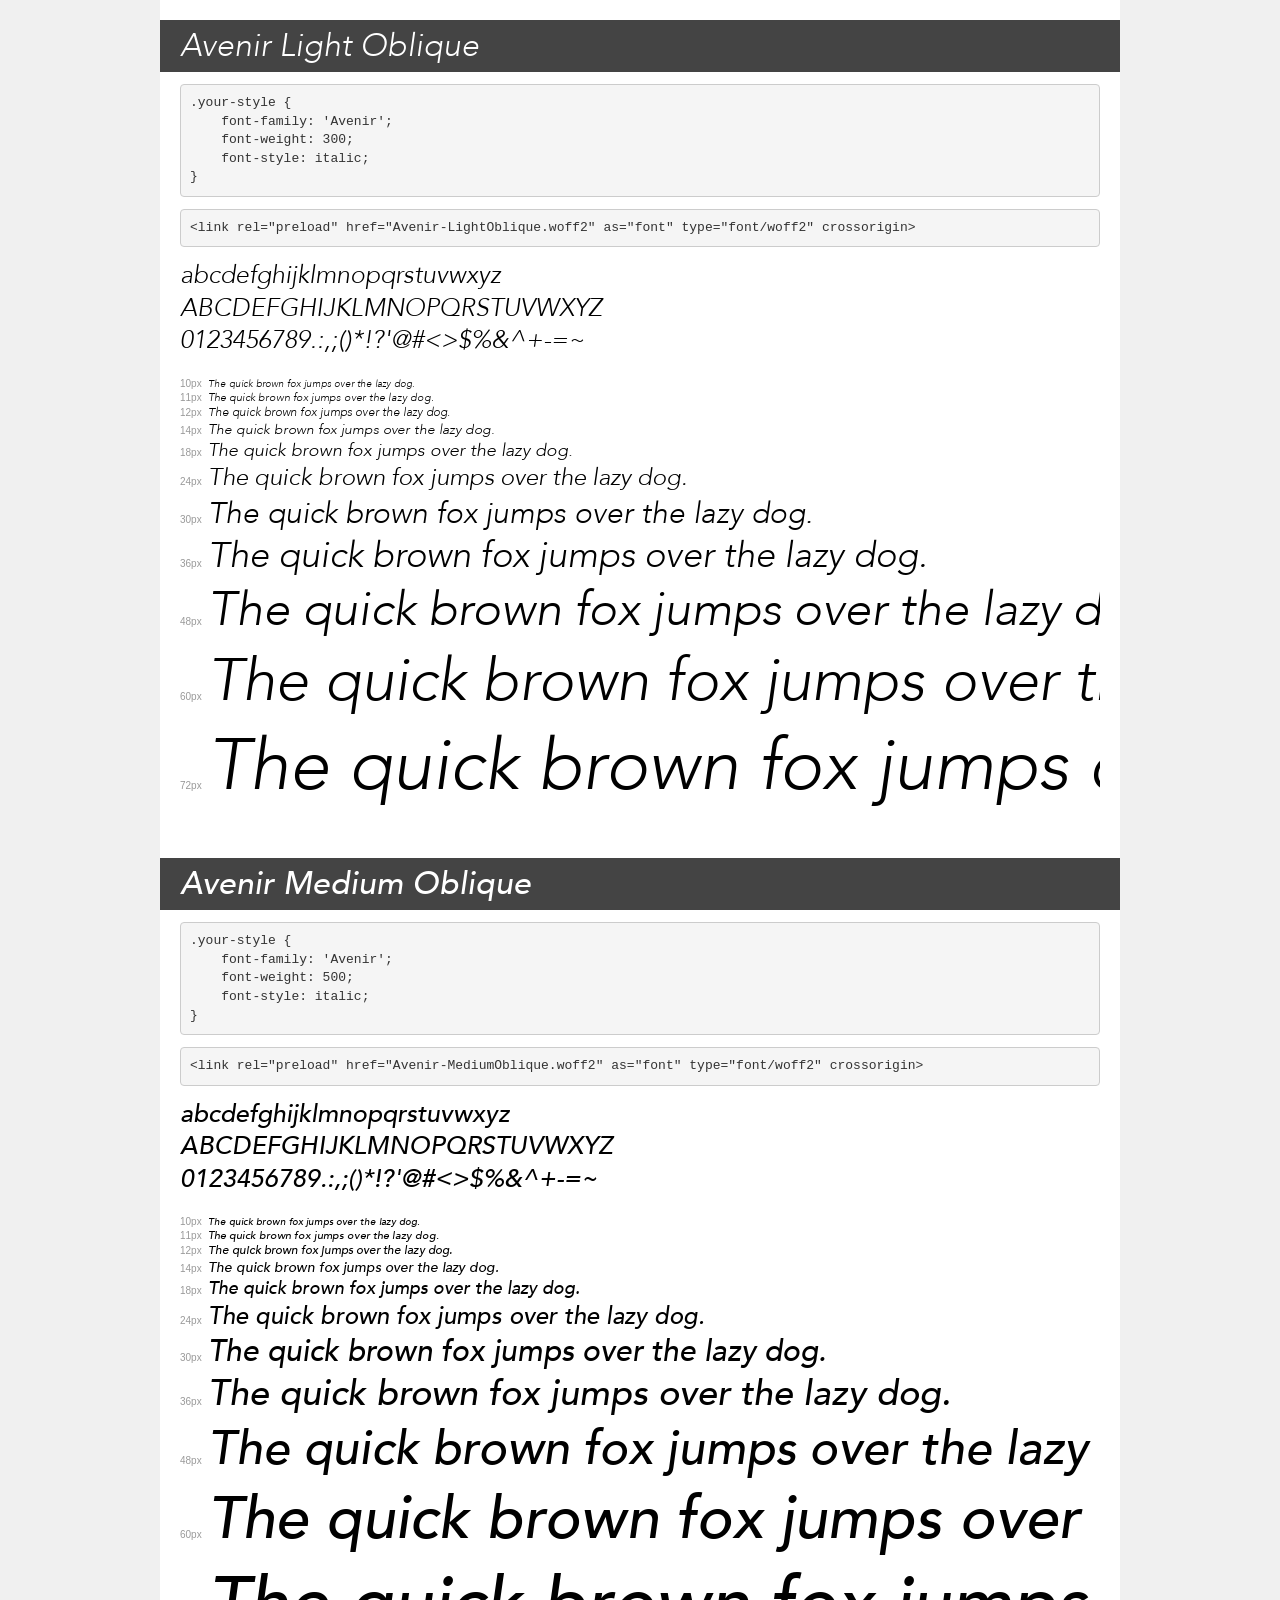
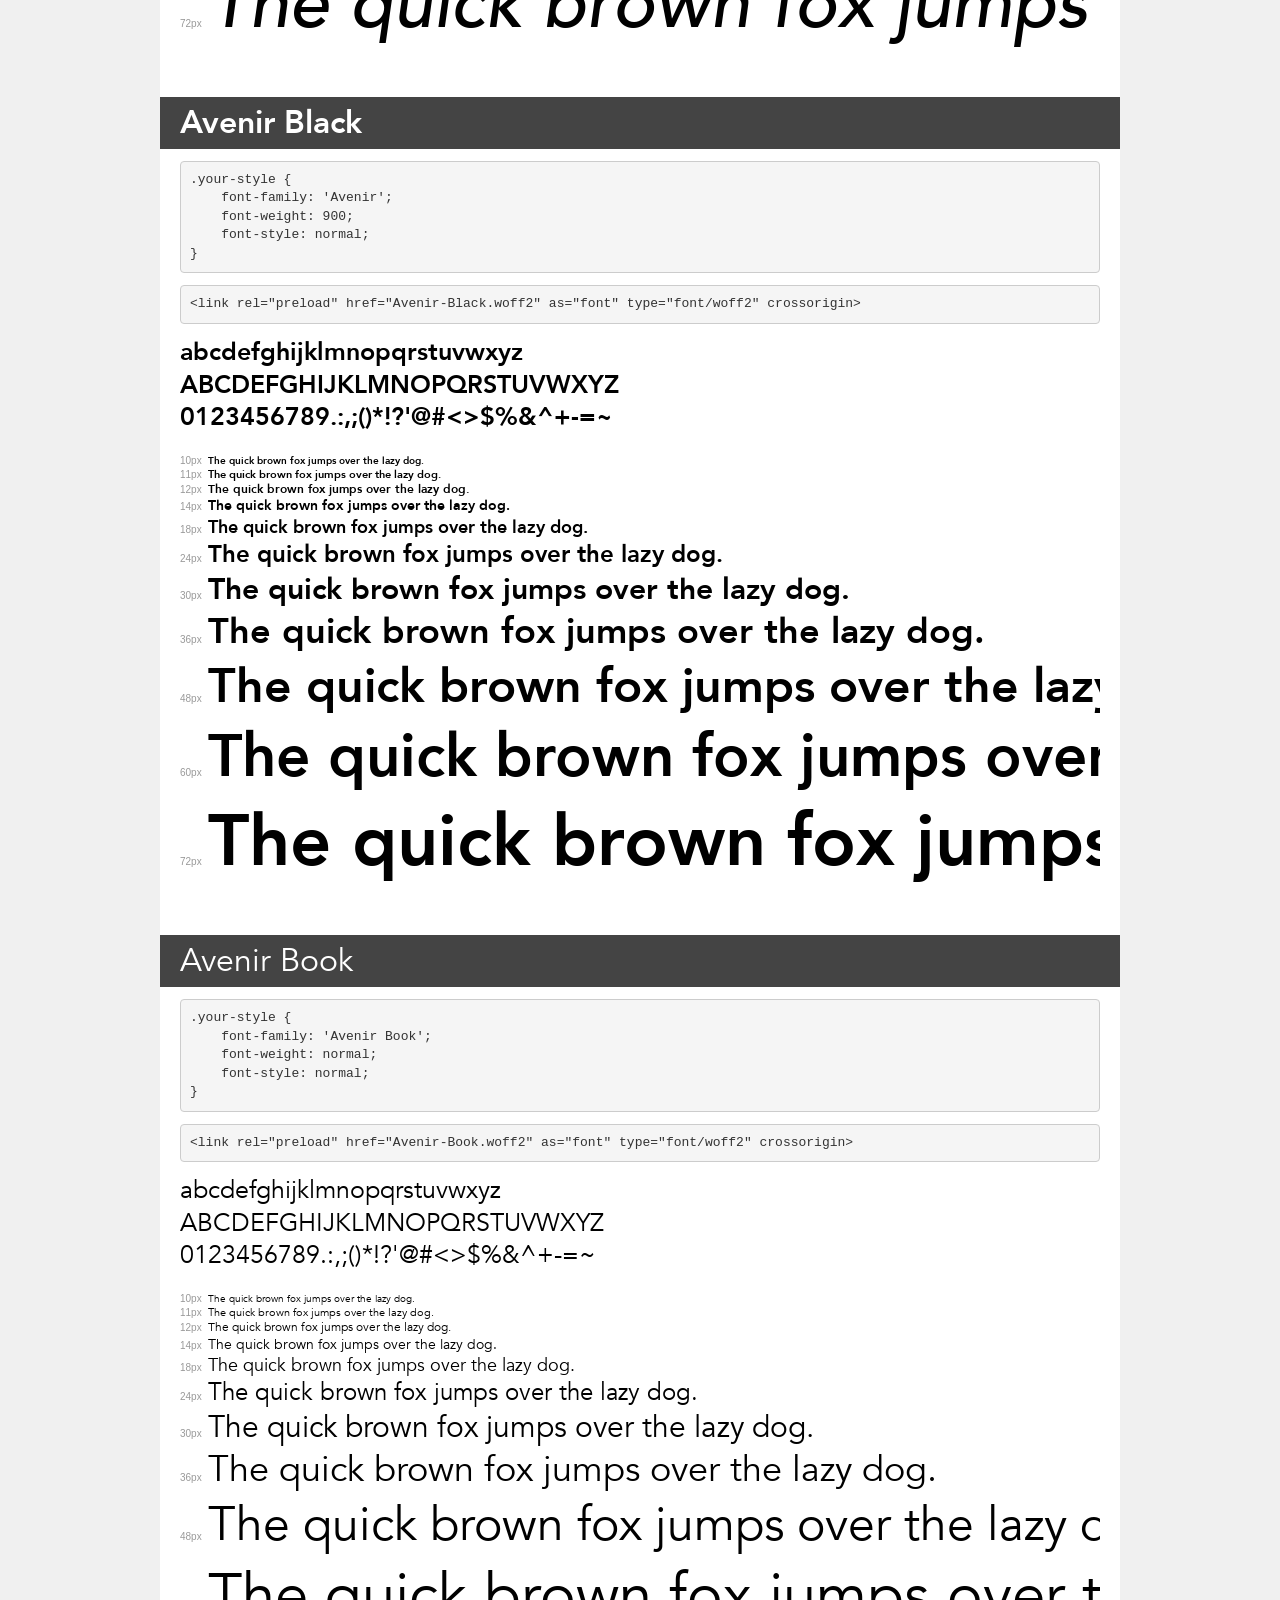
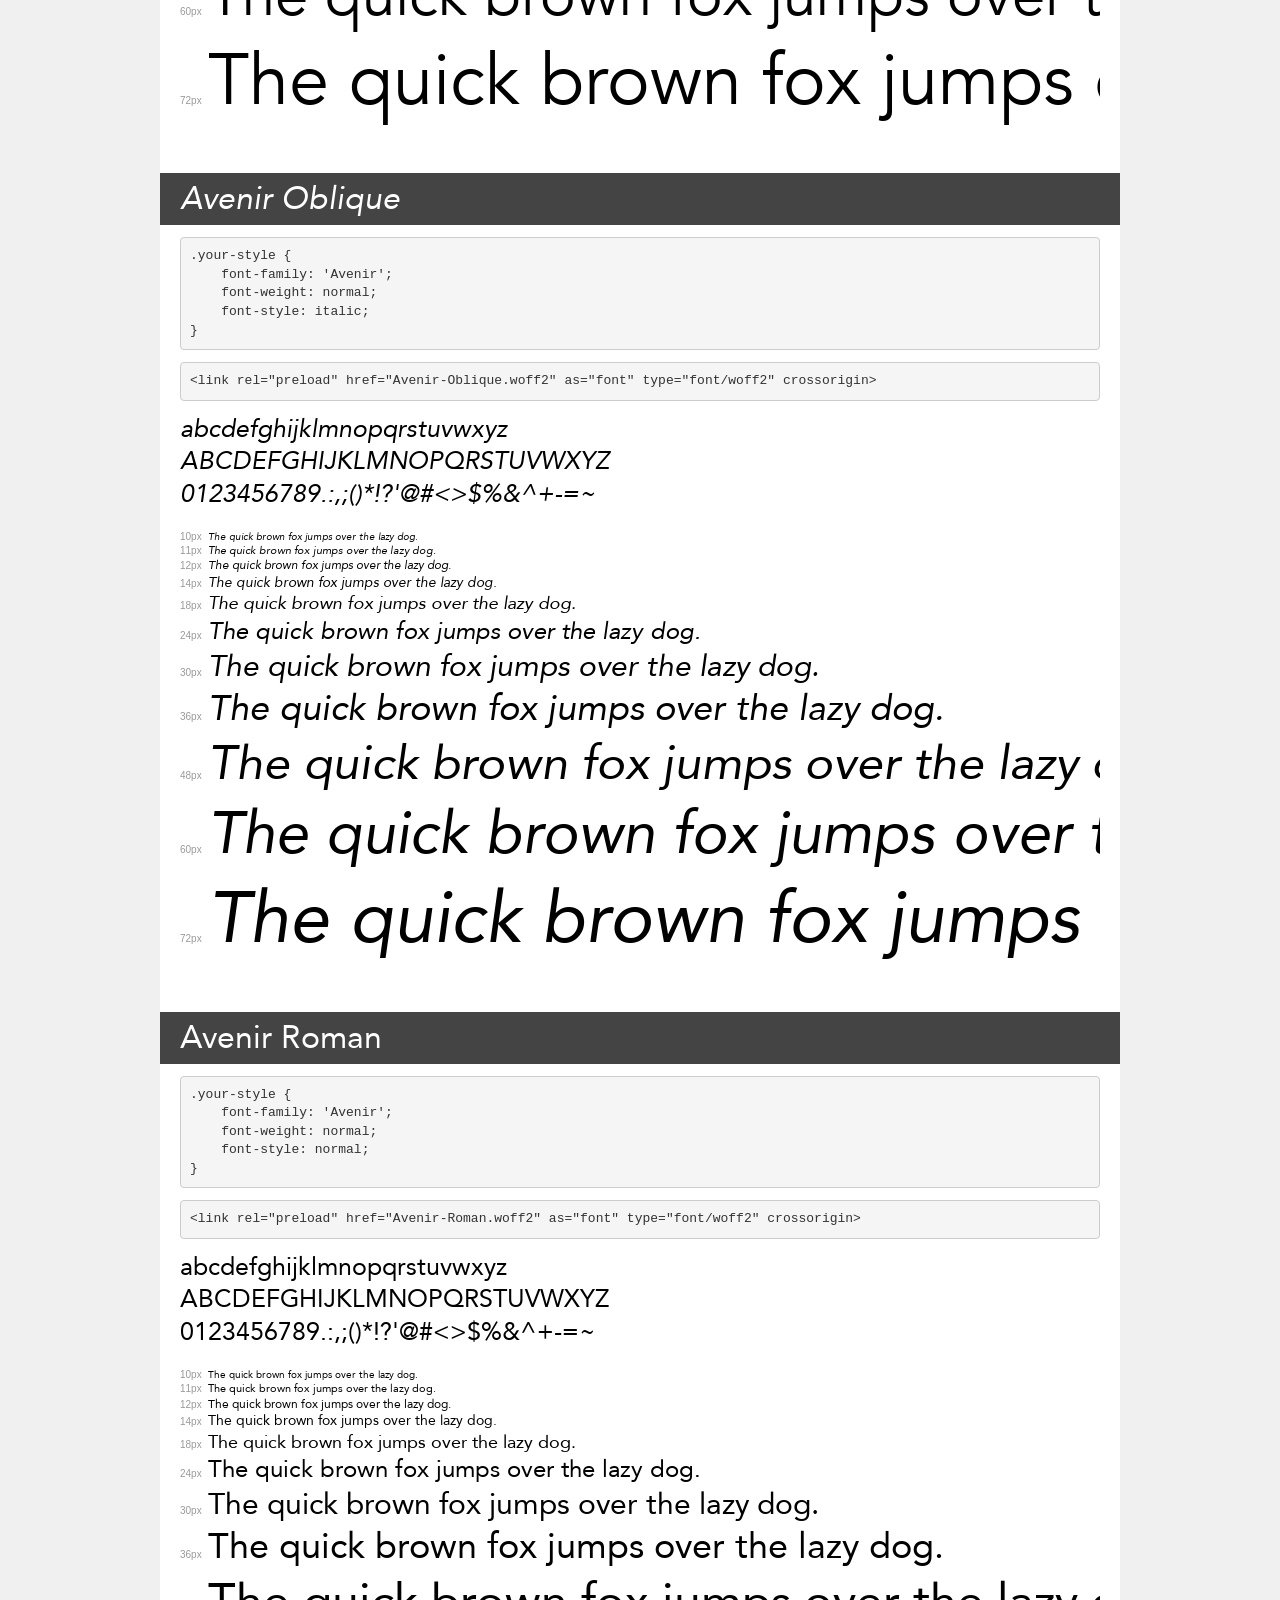
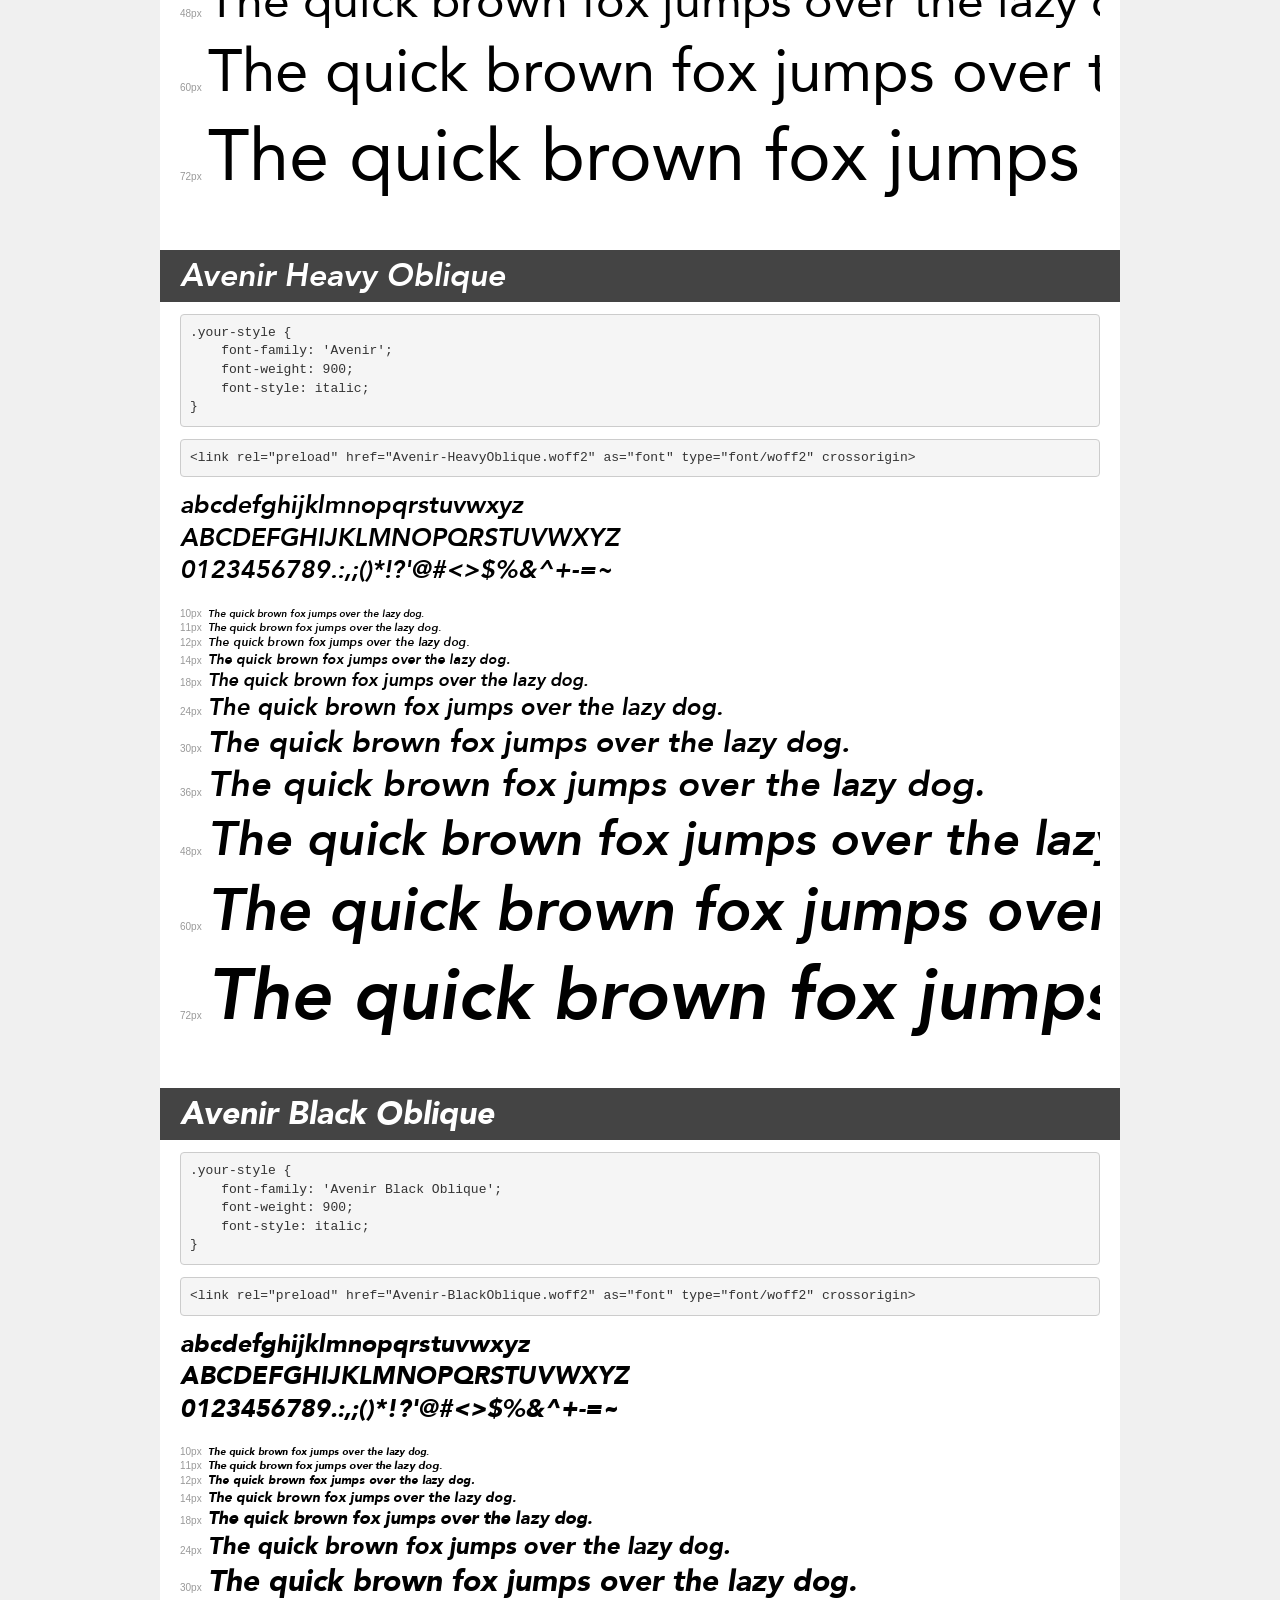
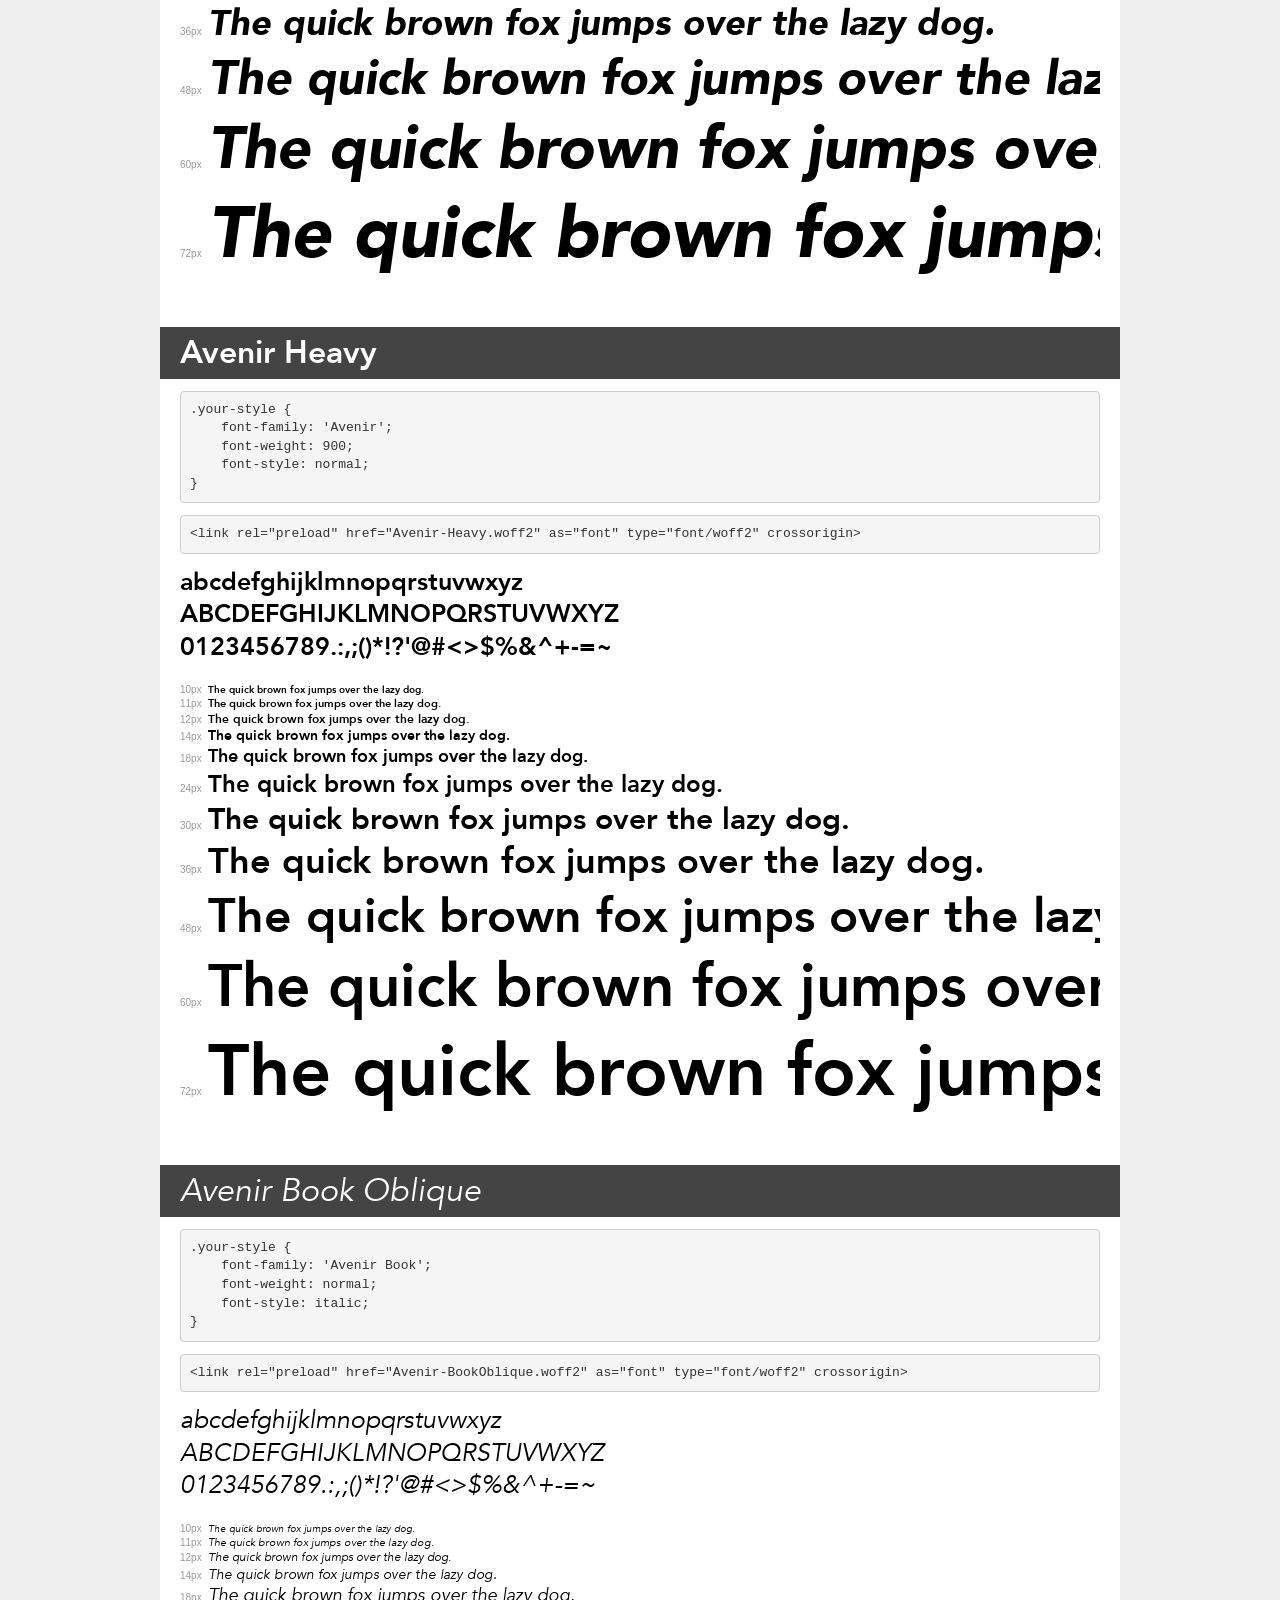
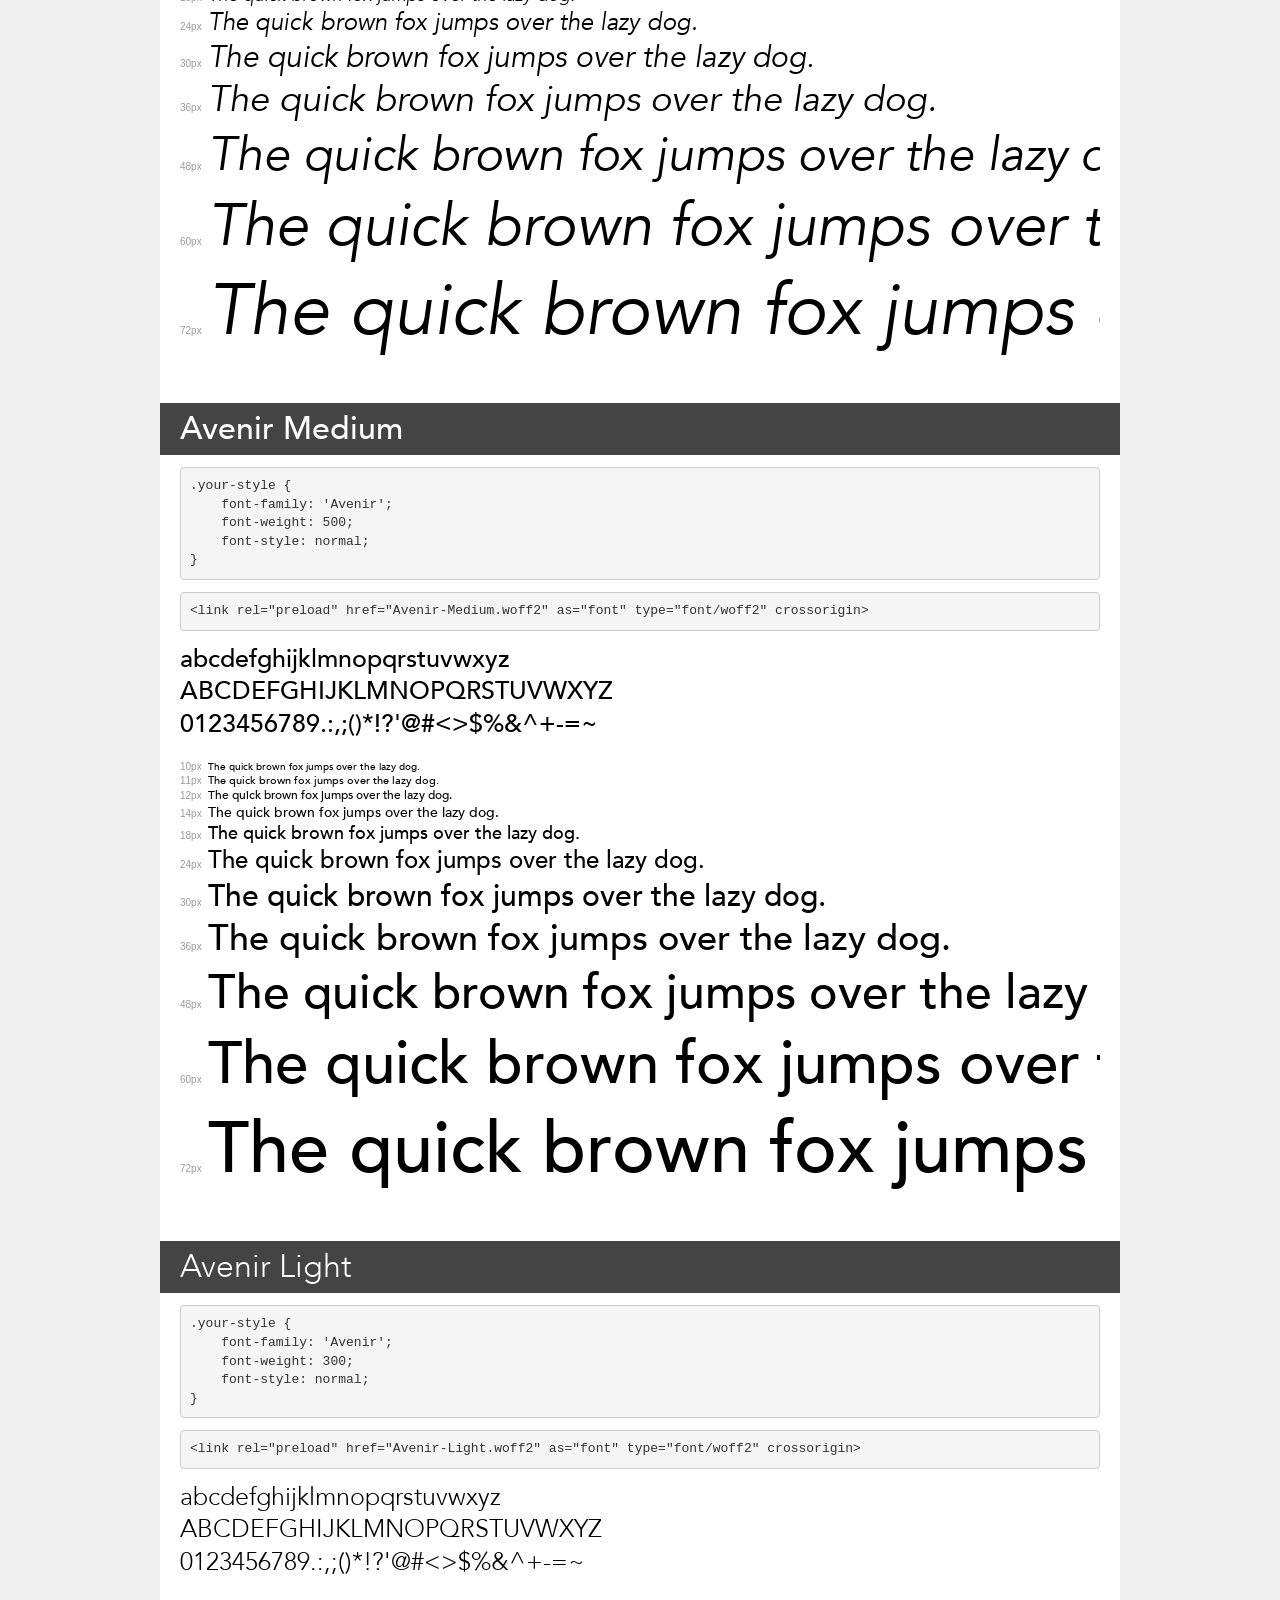
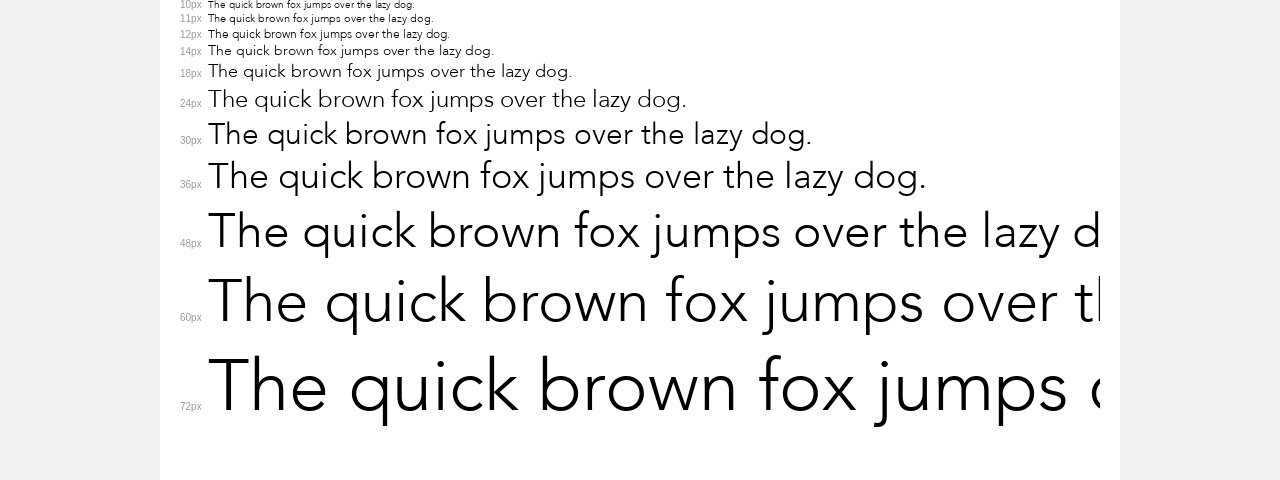
<file: assets/fonts/avenir/demo.html>
<!DOCTYPE html>
<html lang="en">
<head>
    <meta charset="utf-8">
    <meta http-equiv="X-UA-Compatible" content="IE=edge">
    <meta name="viewport" content="width=device-width, initial-scale=1">
    <meta name="robots" content="noindex, noarchive">
    <meta name="format-detection" content="telephone=no">
    <title>Transfonter demo</title>
    <link href="stylesheet.css" rel="stylesheet">
    <style>
        /*
        http://meyerweb.com/eric/tools/css/reset/
        v2.0 | 20110126
        License: none (public domain)
        */
        html, body, div, span, applet, object, iframe,
        h1, h2, h3, h4, h5, h6, p, blockquote, pre,
        a, abbr, acronym, address, big, cite, code,
        del, dfn, em, img, ins, kbd, q, s, samp,
        small, strike, strong, sub, sup, tt, var,
        b, u, i, center,
        dl, dt, dd, ol, ul, li,
        fieldset, form, label, legend,
        table, caption, tbody, tfoot, thead, tr, th, td,
        article, aside, canvas, details, embed,
        figure, figcaption, footer, header, hgroup,
        menu, nav, output, ruby, section, summary,
        time, mark, audio, video {
            margin: 0;
            padding: 0;
            border: 0;
            font-size: 100%;
            font: inherit;
            vertical-align: baseline;
        }
        /* HTML5 display-role reset for older browsers */
        article, aside, details, figcaption, figure,
        footer, header, hgroup, menu, nav, section {
            display: block;
        }
        body {
            line-height: 1;
        }
        ol, ul {
            list-style: none;
        }
        blockquote, q {
            quotes: none;
        }
        blockquote:before, blockquote:after,
        q:before, q:after {
            content: '';
            content: none;
        }
        table {
            border-collapse: collapse;
            border-spacing: 0;
        }
        /* demo styles */
        body {
            background: #f0f0f0;
            color: #000;
        }
        .page {
            background: #fff;
            width: 920px;
            margin: 0 auto;
            padding: 20px 20px 0 20px;
            overflow: hidden;
        }
        .font-container {
            overflow-x: auto;
            overflow-y: hidden;
            margin-bottom: 40px;
            line-height: 1.3;
            white-space: nowrap;
            padding-bottom: 5px;
        }
        h1 {
            position: relative;
            background: #444;
            font-size: 32px;
            color: #fff;
            padding: 10px 20px;
            margin: 0 -20px 12px -20px;
        }
        .letters {
            font-size: 25px;
            margin-bottom: 20px;
        }
        .s10:before {
            content: '10px';
        }
        .s11:before {
            content: '11px';
        }
        .s12:before {
            content: '12px';
        }
        .s14:before {
            content: '14px';
        }
        .s18:before {
            content: '18px';
        }
        .s24:before {
            content: '24px';
        }
        .s30:before {
            content: '30px';
        }
        .s36:before {
            content: '36px';
        }
        .s48:before {
            content: '48px';
        }
        .s60:before {
            content: '60px';
        }
        .s72:before {
            content: '72px';
        }
        .s10:before, .s11:before, .s12:before, .s14:before,
        .s18:before, .s24:before, .s30:before, .s36:before,
        .s48:before, .s60:before, .s72:before {
            font-family: Arial, sans-serif;
            font-size: 10px;
            font-weight: normal;
            font-style: normal;
            color: #999;
            padding-right: 6px;
        }
        pre {
            display: block;
            padding: 9px;
            margin: 0 0 12px;
            font-family: Monaco, Menlo, Consolas, "Courier New", monospace;
            font-size: 13px;
            line-height: 1.428571429;
            color: #333;
            font-weight: normal;
            font-style: normal;
            background-color: #f5f5f5;
            border: 1px solid #ccc;
            overflow-x: auto;
            border-radius: 4px;
        }
        /* responsive */
        @media (max-width: 959px) {
            .page {
                width: auto;
                margin: 0;
            }
        }
    </style>
</head>
<body>
<div class="page">
    <div class="demo">
        <h1 style="font-family: 'Avenir'; font-weight: 300; font-style: italic;">Avenir Light Oblique</h1>
        <pre title="Usage">.your-style {
    font-family: 'Avenir';
    font-weight: 300;
    font-style: italic;
}</pre>
        <pre title="Preload (optional)">
&lt;link rel=&quot;preload&quot; href=&quot;Avenir-LightOblique.woff2&quot; as=&quot;font&quot; type=&quot;font/woff2&quot; crossorigin&gt;</pre>
        <div class="font-container" style="font-family: 'Avenir'; font-weight: 300; font-style: italic;">
            <p class="letters">
                abcdefghijklmnopqrstuvwxyz<br>
ABCDEFGHIJKLMNOPQRSTUVWXYZ<br>
                0123456789.:,;()*!?'@#&lt;&gt;$%&^+-=~
            </p>
            <p class="s10" style="font-size: 10px;">The quick brown fox jumps over the lazy dog.</p>
            <p class="s11" style="font-size: 11px;">The quick brown fox jumps over the lazy dog.</p>
            <p class="s12" style="font-size: 12px;">The quick brown fox jumps over the lazy dog.</p>
            <p class="s14" style="font-size: 14px;">The quick brown fox jumps over the lazy dog.</p>
            <p class="s18" style="font-size: 18px;">The quick brown fox jumps over the lazy dog.</p>
            <p class="s24" style="font-size: 24px;">The quick brown fox jumps over the lazy dog.</p>
            <p class="s30" style="font-size: 30px;">The quick brown fox jumps over the lazy dog.</p>
            <p class="s36" style="font-size: 36px;">The quick brown fox jumps over the lazy dog.</p>
            <p class="s48" style="font-size: 48px;">The quick brown fox jumps over the lazy dog.</p>
            <p class="s60" style="font-size: 60px;">The quick brown fox jumps over the lazy dog.</p>
            <p class="s72" style="font-size: 72px;">The quick brown fox jumps over the lazy dog.</p>
        </div>
    </div>

    <div class="demo">
        <h1 style="font-family: 'Avenir'; font-weight: 500; font-style: italic;">Avenir Medium Oblique</h1>
        <pre title="Usage">.your-style {
    font-family: 'Avenir';
    font-weight: 500;
    font-style: italic;
}</pre>
        <pre title="Preload (optional)">
&lt;link rel=&quot;preload&quot; href=&quot;Avenir-MediumOblique.woff2&quot; as=&quot;font&quot; type=&quot;font/woff2&quot; crossorigin&gt;</pre>
        <div class="font-container" style="font-family: 'Avenir'; font-weight: 500; font-style: italic;">
            <p class="letters">
                abcdefghijklmnopqrstuvwxyz<br>
ABCDEFGHIJKLMNOPQRSTUVWXYZ<br>
                0123456789.:,;()*!?'@#&lt;&gt;$%&^+-=~
            </p>
            <p class="s10" style="font-size: 10px;">The quick brown fox jumps over the lazy dog.</p>
            <p class="s11" style="font-size: 11px;">The quick brown fox jumps over the lazy dog.</p>
            <p class="s12" style="font-size: 12px;">The quick brown fox jumps over the lazy dog.</p>
            <p class="s14" style="font-size: 14px;">The quick brown fox jumps over the lazy dog.</p>
            <p class="s18" style="font-size: 18px;">The quick brown fox jumps over the lazy dog.</p>
            <p class="s24" style="font-size: 24px;">The quick brown fox jumps over the lazy dog.</p>
            <p class="s30" style="font-size: 30px;">The quick brown fox jumps over the lazy dog.</p>
            <p class="s36" style="font-size: 36px;">The quick brown fox jumps over the lazy dog.</p>
            <p class="s48" style="font-size: 48px;">The quick brown fox jumps over the lazy dog.</p>
            <p class="s60" style="font-size: 60px;">The quick brown fox jumps over the lazy dog.</p>
            <p class="s72" style="font-size: 72px;">The quick brown fox jumps over the lazy dog.</p>
        </div>
    </div>

    <div class="demo">
        <h1 style="font-family: 'Avenir'; font-weight: 900; font-style: normal;">Avenir Black</h1>
        <pre title="Usage">.your-style {
    font-family: 'Avenir';
    font-weight: 900;
    font-style: normal;
}</pre>
        <pre title="Preload (optional)">
&lt;link rel=&quot;preload&quot; href=&quot;Avenir-Black.woff2&quot; as=&quot;font&quot; type=&quot;font/woff2&quot; crossorigin&gt;</pre>
        <div class="font-container" style="font-family: 'Avenir'; font-weight: 900; font-style: normal;">
            <p class="letters">
                abcdefghijklmnopqrstuvwxyz<br>
ABCDEFGHIJKLMNOPQRSTUVWXYZ<br>
                0123456789.:,;()*!?'@#&lt;&gt;$%&^+-=~
            </p>
            <p class="s10" style="font-size: 10px;">The quick brown fox jumps over the lazy dog.</p>
            <p class="s11" style="font-size: 11px;">The quick brown fox jumps over the lazy dog.</p>
            <p class="s12" style="font-size: 12px;">The quick brown fox jumps over the lazy dog.</p>
            <p class="s14" style="font-size: 14px;">The quick brown fox jumps over the lazy dog.</p>
            <p class="s18" style="font-size: 18px;">The quick brown fox jumps over the lazy dog.</p>
            <p class="s24" style="font-size: 24px;">The quick brown fox jumps over the lazy dog.</p>
            <p class="s30" style="font-size: 30px;">The quick brown fox jumps over the lazy dog.</p>
            <p class="s36" style="font-size: 36px;">The quick brown fox jumps over the lazy dog.</p>
            <p class="s48" style="font-size: 48px;">The quick brown fox jumps over the lazy dog.</p>
            <p class="s60" style="font-size: 60px;">The quick brown fox jumps over the lazy dog.</p>
            <p class="s72" style="font-size: 72px;">The quick brown fox jumps over the lazy dog.</p>
        </div>
    </div>

    <div class="demo">
        <h1 style="font-family: 'Avenir Book'; font-weight: normal; font-style: normal;">Avenir Book</h1>
        <pre title="Usage">.your-style {
    font-family: 'Avenir Book';
    font-weight: normal;
    font-style: normal;
}</pre>
        <pre title="Preload (optional)">
&lt;link rel=&quot;preload&quot; href=&quot;Avenir-Book.woff2&quot; as=&quot;font&quot; type=&quot;font/woff2&quot; crossorigin&gt;</pre>
        <div class="font-container" style="font-family: 'Avenir Book'; font-weight: normal; font-style: normal;">
            <p class="letters">
                abcdefghijklmnopqrstuvwxyz<br>
ABCDEFGHIJKLMNOPQRSTUVWXYZ<br>
                0123456789.:,;()*!?'@#&lt;&gt;$%&^+-=~
            </p>
            <p class="s10" style="font-size: 10px;">The quick brown fox jumps over the lazy dog.</p>
            <p class="s11" style="font-size: 11px;">The quick brown fox jumps over the lazy dog.</p>
            <p class="s12" style="font-size: 12px;">The quick brown fox jumps over the lazy dog.</p>
            <p class="s14" style="font-size: 14px;">The quick brown fox jumps over the lazy dog.</p>
            <p class="s18" style="font-size: 18px;">The quick brown fox jumps over the lazy dog.</p>
            <p class="s24" style="font-size: 24px;">The quick brown fox jumps over the lazy dog.</p>
            <p class="s30" style="font-size: 30px;">The quick brown fox jumps over the lazy dog.</p>
            <p class="s36" style="font-size: 36px;">The quick brown fox jumps over the lazy dog.</p>
            <p class="s48" style="font-size: 48px;">The quick brown fox jumps over the lazy dog.</p>
            <p class="s60" style="font-size: 60px;">The quick brown fox jumps over the lazy dog.</p>
            <p class="s72" style="font-size: 72px;">The quick brown fox jumps over the lazy dog.</p>
        </div>
    </div>

    <div class="demo">
        <h1 style="font-family: 'Avenir'; font-weight: normal; font-style: italic;">Avenir Oblique</h1>
        <pre title="Usage">.your-style {
    font-family: 'Avenir';
    font-weight: normal;
    font-style: italic;
}</pre>
        <pre title="Preload (optional)">
&lt;link rel=&quot;preload&quot; href=&quot;Avenir-Oblique.woff2&quot; as=&quot;font&quot; type=&quot;font/woff2&quot; crossorigin&gt;</pre>
        <div class="font-container" style="font-family: 'Avenir'; font-weight: normal; font-style: italic;">
            <p class="letters">
                abcdefghijklmnopqrstuvwxyz<br>
ABCDEFGHIJKLMNOPQRSTUVWXYZ<br>
                0123456789.:,;()*!?'@#&lt;&gt;$%&^+-=~
            </p>
            <p class="s10" style="font-size: 10px;">The quick brown fox jumps over the lazy dog.</p>
            <p class="s11" style="font-size: 11px;">The quick brown fox jumps over the lazy dog.</p>
            <p class="s12" style="font-size: 12px;">The quick brown fox jumps over the lazy dog.</p>
            <p class="s14" style="font-size: 14px;">The quick brown fox jumps over the lazy dog.</p>
            <p class="s18" style="font-size: 18px;">The quick brown fox jumps over the lazy dog.</p>
            <p class="s24" style="font-size: 24px;">The quick brown fox jumps over the lazy dog.</p>
            <p class="s30" style="font-size: 30px;">The quick brown fox jumps over the lazy dog.</p>
            <p class="s36" style="font-size: 36px;">The quick brown fox jumps over the lazy dog.</p>
            <p class="s48" style="font-size: 48px;">The quick brown fox jumps over the lazy dog.</p>
            <p class="s60" style="font-size: 60px;">The quick brown fox jumps over the lazy dog.</p>
            <p class="s72" style="font-size: 72px;">The quick brown fox jumps over the lazy dog.</p>
        </div>
    </div>

    <div class="demo">
        <h1 style="font-family: 'Avenir'; font-weight: normal; font-style: normal;">Avenir Roman</h1>
        <pre title="Usage">.your-style {
    font-family: 'Avenir';
    font-weight: normal;
    font-style: normal;
}</pre>
        <pre title="Preload (optional)">
&lt;link rel=&quot;preload&quot; href=&quot;Avenir-Roman.woff2&quot; as=&quot;font&quot; type=&quot;font/woff2&quot; crossorigin&gt;</pre>
        <div class="font-container" style="font-family: 'Avenir'; font-weight: normal; font-style: normal;">
            <p class="letters">
                abcdefghijklmnopqrstuvwxyz<br>
ABCDEFGHIJKLMNOPQRSTUVWXYZ<br>
                0123456789.:,;()*!?'@#&lt;&gt;$%&^+-=~
            </p>
            <p class="s10" style="font-size: 10px;">The quick brown fox jumps over the lazy dog.</p>
            <p class="s11" style="font-size: 11px;">The quick brown fox jumps over the lazy dog.</p>
            <p class="s12" style="font-size: 12px;">The quick brown fox jumps over the lazy dog.</p>
            <p class="s14" style="font-size: 14px;">The quick brown fox jumps over the lazy dog.</p>
            <p class="s18" style="font-size: 18px;">The quick brown fox jumps over the lazy dog.</p>
            <p class="s24" style="font-size: 24px;">The quick brown fox jumps over the lazy dog.</p>
            <p class="s30" style="font-size: 30px;">The quick brown fox jumps over the lazy dog.</p>
            <p class="s36" style="font-size: 36px;">The quick brown fox jumps over the lazy dog.</p>
            <p class="s48" style="font-size: 48px;">The quick brown fox jumps over the lazy dog.</p>
            <p class="s60" style="font-size: 60px;">The quick brown fox jumps over the lazy dog.</p>
            <p class="s72" style="font-size: 72px;">The quick brown fox jumps over the lazy dog.</p>
        </div>
    </div>

    <div class="demo">
        <h1 style="font-family: 'Avenir'; font-weight: 900; font-style: italic;">Avenir Heavy Oblique</h1>
        <pre title="Usage">.your-style {
    font-family: 'Avenir';
    font-weight: 900;
    font-style: italic;
}</pre>
        <pre title="Preload (optional)">
&lt;link rel=&quot;preload&quot; href=&quot;Avenir-HeavyOblique.woff2&quot; as=&quot;font&quot; type=&quot;font/woff2&quot; crossorigin&gt;</pre>
        <div class="font-container" style="font-family: 'Avenir'; font-weight: 900; font-style: italic;">
            <p class="letters">
                abcdefghijklmnopqrstuvwxyz<br>
ABCDEFGHIJKLMNOPQRSTUVWXYZ<br>
                0123456789.:,;()*!?'@#&lt;&gt;$%&^+-=~
            </p>
            <p class="s10" style="font-size: 10px;">The quick brown fox jumps over the lazy dog.</p>
            <p class="s11" style="font-size: 11px;">The quick brown fox jumps over the lazy dog.</p>
            <p class="s12" style="font-size: 12px;">The quick brown fox jumps over the lazy dog.</p>
            <p class="s14" style="font-size: 14px;">The quick brown fox jumps over the lazy dog.</p>
            <p class="s18" style="font-size: 18px;">The quick brown fox jumps over the lazy dog.</p>
            <p class="s24" style="font-size: 24px;">The quick brown fox jumps over the lazy dog.</p>
            <p class="s30" style="font-size: 30px;">The quick brown fox jumps over the lazy dog.</p>
            <p class="s36" style="font-size: 36px;">The quick brown fox jumps over the lazy dog.</p>
            <p class="s48" style="font-size: 48px;">The quick brown fox jumps over the lazy dog.</p>
            <p class="s60" style="font-size: 60px;">The quick brown fox jumps over the lazy dog.</p>
            <p class="s72" style="font-size: 72px;">The quick brown fox jumps over the lazy dog.</p>
        </div>
    </div>

    <div class="demo">
        <h1 style="font-family: 'Avenir Black Oblique'; font-weight: 900; font-style: italic;">Avenir Black Oblique</h1>
        <pre title="Usage">.your-style {
    font-family: 'Avenir Black Oblique';
    font-weight: 900;
    font-style: italic;
}</pre>
        <pre title="Preload (optional)">
&lt;link rel=&quot;preload&quot; href=&quot;Avenir-BlackOblique.woff2&quot; as=&quot;font&quot; type=&quot;font/woff2&quot; crossorigin&gt;</pre>
        <div class="font-container" style="font-family: 'Avenir Black Oblique'; font-weight: 900; font-style: italic;">
            <p class="letters">
                abcdefghijklmnopqrstuvwxyz<br>
ABCDEFGHIJKLMNOPQRSTUVWXYZ<br>
                0123456789.:,;()*!?'@#&lt;&gt;$%&^+-=~
            </p>
            <p class="s10" style="font-size: 10px;">The quick brown fox jumps over the lazy dog.</p>
            <p class="s11" style="font-size: 11px;">The quick brown fox jumps over the lazy dog.</p>
            <p class="s12" style="font-size: 12px;">The quick brown fox jumps over the lazy dog.</p>
            <p class="s14" style="font-size: 14px;">The quick brown fox jumps over the lazy dog.</p>
            <p class="s18" style="font-size: 18px;">The quick brown fox jumps over the lazy dog.</p>
            <p class="s24" style="font-size: 24px;">The quick brown fox jumps over the lazy dog.</p>
            <p class="s30" style="font-size: 30px;">The quick brown fox jumps over the lazy dog.</p>
            <p class="s36" style="font-size: 36px;">The quick brown fox jumps over the lazy dog.</p>
            <p class="s48" style="font-size: 48px;">The quick brown fox jumps over the lazy dog.</p>
            <p class="s60" style="font-size: 60px;">The quick brown fox jumps over the lazy dog.</p>
            <p class="s72" style="font-size: 72px;">The quick brown fox jumps over the lazy dog.</p>
        </div>
    </div>

    <div class="demo">
        <h1 style="font-family: 'Avenir'; font-weight: 900; font-style: normal;">Avenir Heavy</h1>
        <pre title="Usage">.your-style {
    font-family: 'Avenir';
    font-weight: 900;
    font-style: normal;
}</pre>
        <pre title="Preload (optional)">
&lt;link rel=&quot;preload&quot; href=&quot;Avenir-Heavy.woff2&quot; as=&quot;font&quot; type=&quot;font/woff2&quot; crossorigin&gt;</pre>
        <div class="font-container" style="font-family: 'Avenir'; font-weight: 900; font-style: normal;">
            <p class="letters">
                abcdefghijklmnopqrstuvwxyz<br>
ABCDEFGHIJKLMNOPQRSTUVWXYZ<br>
                0123456789.:,;()*!?'@#&lt;&gt;$%&^+-=~
            </p>
            <p class="s10" style="font-size: 10px;">The quick brown fox jumps over the lazy dog.</p>
            <p class="s11" style="font-size: 11px;">The quick brown fox jumps over the lazy dog.</p>
            <p class="s12" style="font-size: 12px;">The quick brown fox jumps over the lazy dog.</p>
            <p class="s14" style="font-size: 14px;">The quick brown fox jumps over the lazy dog.</p>
            <p class="s18" style="font-size: 18px;">The quick brown fox jumps over the lazy dog.</p>
            <p class="s24" style="font-size: 24px;">The quick brown fox jumps over the lazy dog.</p>
            <p class="s30" style="font-size: 30px;">The quick brown fox jumps over the lazy dog.</p>
            <p class="s36" style="font-size: 36px;">The quick brown fox jumps over the lazy dog.</p>
            <p class="s48" style="font-size: 48px;">The quick brown fox jumps over the lazy dog.</p>
            <p class="s60" style="font-size: 60px;">The quick brown fox jumps over the lazy dog.</p>
            <p class="s72" style="font-size: 72px;">The quick brown fox jumps over the lazy dog.</p>
        </div>
    </div>

    <div class="demo">
        <h1 style="font-family: 'Avenir Book'; font-weight: normal; font-style: italic;">Avenir Book Oblique</h1>
        <pre title="Usage">.your-style {
    font-family: 'Avenir Book';
    font-weight: normal;
    font-style: italic;
}</pre>
        <pre title="Preload (optional)">
&lt;link rel=&quot;preload&quot; href=&quot;Avenir-BookOblique.woff2&quot; as=&quot;font&quot; type=&quot;font/woff2&quot; crossorigin&gt;</pre>
        <div class="font-container" style="font-family: 'Avenir Book'; font-weight: normal; font-style: italic;">
            <p class="letters">
                abcdefghijklmnopqrstuvwxyz<br>
ABCDEFGHIJKLMNOPQRSTUVWXYZ<br>
                0123456789.:,;()*!?'@#&lt;&gt;$%&^+-=~
            </p>
            <p class="s10" style="font-size: 10px;">The quick brown fox jumps over the lazy dog.</p>
            <p class="s11" style="font-size: 11px;">The quick brown fox jumps over the lazy dog.</p>
            <p class="s12" style="font-size: 12px;">The quick brown fox jumps over the lazy dog.</p>
            <p class="s14" style="font-size: 14px;">The quick brown fox jumps over the lazy dog.</p>
            <p class="s18" style="font-size: 18px;">The quick brown fox jumps over the lazy dog.</p>
            <p class="s24" style="font-size: 24px;">The quick brown fox jumps over the lazy dog.</p>
            <p class="s30" style="font-size: 30px;">The quick brown fox jumps over the lazy dog.</p>
            <p class="s36" style="font-size: 36px;">The quick brown fox jumps over the lazy dog.</p>
            <p class="s48" style="font-size: 48px;">The quick brown fox jumps over the lazy dog.</p>
            <p class="s60" style="font-size: 60px;">The quick brown fox jumps over the lazy dog.</p>
            <p class="s72" style="font-size: 72px;">The quick brown fox jumps over the lazy dog.</p>
        </div>
    </div>

    <div class="demo">
        <h1 style="font-family: 'Avenir'; font-weight: 500; font-style: normal;">Avenir Medium</h1>
        <pre title="Usage">.your-style {
    font-family: 'Avenir';
    font-weight: 500;
    font-style: normal;
}</pre>
        <pre title="Preload (optional)">
&lt;link rel=&quot;preload&quot; href=&quot;Avenir-Medium.woff2&quot; as=&quot;font&quot; type=&quot;font/woff2&quot; crossorigin&gt;</pre>
        <div class="font-container" style="font-family: 'Avenir'; font-weight: 500; font-style: normal;">
            <p class="letters">
                abcdefghijklmnopqrstuvwxyz<br>
ABCDEFGHIJKLMNOPQRSTUVWXYZ<br>
                0123456789.:,;()*!?'@#&lt;&gt;$%&^+-=~
            </p>
            <p class="s10" style="font-size: 10px;">The quick brown fox jumps over the lazy dog.</p>
            <p class="s11" style="font-size: 11px;">The quick brown fox jumps over the lazy dog.</p>
            <p class="s12" style="font-size: 12px;">The quick brown fox jumps over the lazy dog.</p>
            <p class="s14" style="font-size: 14px;">The quick brown fox jumps over the lazy dog.</p>
            <p class="s18" style="font-size: 18px;">The quick brown fox jumps over the lazy dog.</p>
            <p class="s24" style="font-size: 24px;">The quick brown fox jumps over the lazy dog.</p>
            <p class="s30" style="font-size: 30px;">The quick brown fox jumps over the lazy dog.</p>
            <p class="s36" style="font-size: 36px;">The quick brown fox jumps over the lazy dog.</p>
            <p class="s48" style="font-size: 48px;">The quick brown fox jumps over the lazy dog.</p>
            <p class="s60" style="font-size: 60px;">The quick brown fox jumps over the lazy dog.</p>
            <p class="s72" style="font-size: 72px;">The quick brown fox jumps over the lazy dog.</p>
        </div>
    </div>

    <div class="demo">
        <h1 style="font-family: 'Avenir'; font-weight: 300; font-style: normal;">Avenir Light</h1>
        <pre title="Usage">.your-style {
    font-family: 'Avenir';
    font-weight: 300;
    font-style: normal;
}</pre>
        <pre title="Preload (optional)">
&lt;link rel=&quot;preload&quot; href=&quot;Avenir-Light.woff2&quot; as=&quot;font&quot; type=&quot;font/woff2&quot; crossorigin&gt;</pre>
        <div class="font-container" style="font-family: 'Avenir'; font-weight: 300; font-style: normal;">
            <p class="letters">
                abcdefghijklmnopqrstuvwxyz<br>
ABCDEFGHIJKLMNOPQRSTUVWXYZ<br>
                0123456789.:,;()*!?'@#&lt;&gt;$%&^+-=~
            </p>
            <p class="s10" style="font-size: 10px;">The quick brown fox jumps over the lazy dog.</p>
            <p class="s11" style="font-size: 11px;">The quick brown fox jumps over the lazy dog.</p>
            <p class="s12" style="font-size: 12px;">The quick brown fox jumps over the lazy dog.</p>
            <p class="s14" style="font-size: 14px;">The quick brown fox jumps over the lazy dog.</p>
            <p class="s18" style="font-size: 18px;">The quick brown fox jumps over the lazy dog.</p>
            <p class="s24" style="font-size: 24px;">The quick brown fox jumps over the lazy dog.</p>
            <p class="s30" style="font-size: 30px;">The quick brown fox jumps over the lazy dog.</p>
            <p class="s36" style="font-size: 36px;">The quick brown fox jumps over the lazy dog.</p>
            <p class="s48" style="font-size: 48px;">The quick brown fox jumps over the lazy dog.</p>
            <p class="s60" style="font-size: 60px;">The quick brown fox jumps over the lazy dog.</p>
            <p class="s72" style="font-size: 72px;">The quick brown fox jumps over the lazy dog.</p>
        </div>
    </div>

</div>
</body>
</html>
</file>
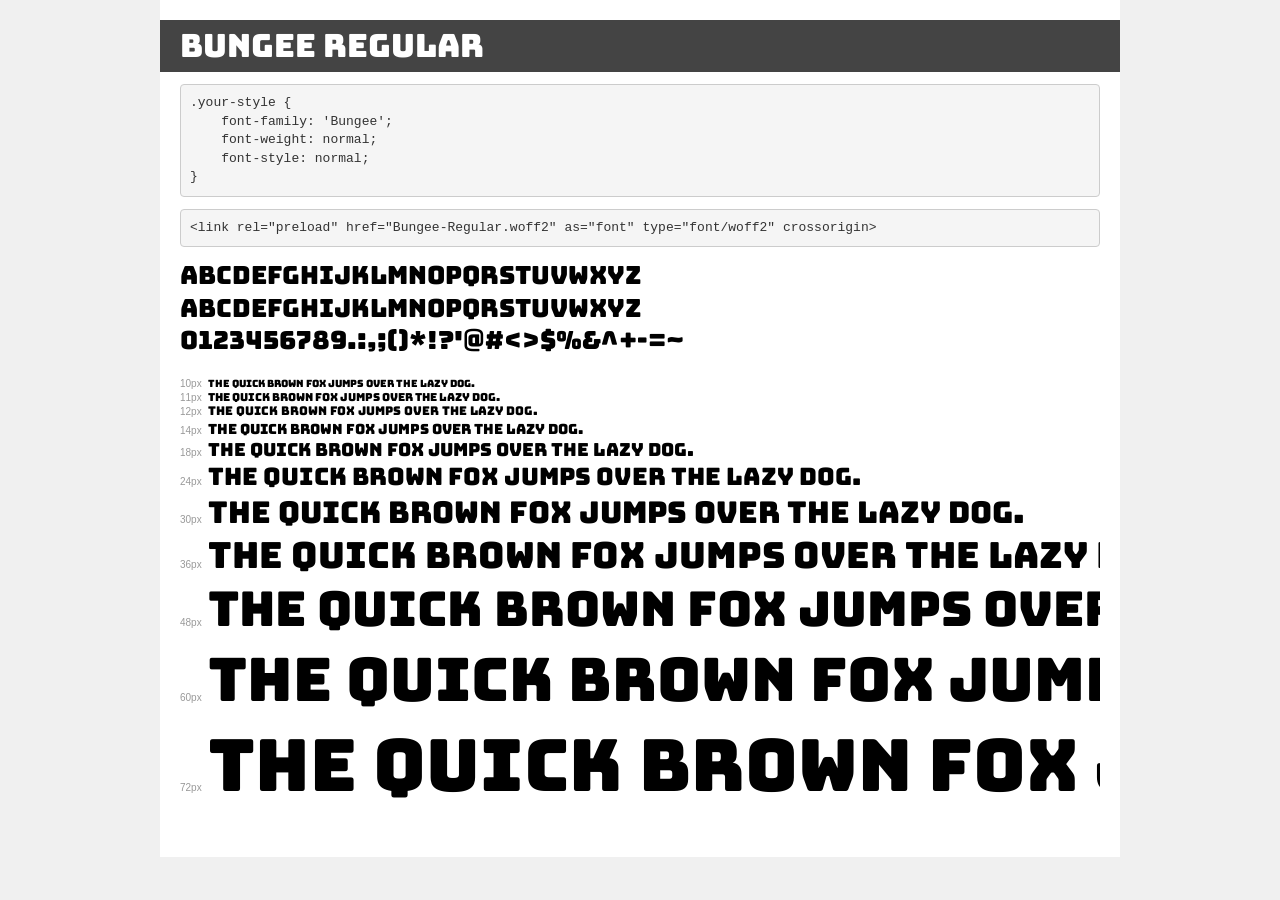
<file: assets/fonts/bungee/demo.html>
<!DOCTYPE html>
<html lang="en">
<head>
    <meta charset="utf-8">
    <meta http-equiv="X-UA-Compatible" content="IE=edge">
    <meta name="viewport" content="width=device-width, initial-scale=1">
    <meta name="robots" content="noindex, noarchive">
    <meta name="format-detection" content="telephone=no">
    <title>Transfonter demo</title>
    <link href="stylesheet.css" rel="stylesheet">
    <style>
        /*
        http://meyerweb.com/eric/tools/css/reset/
        v2.0 | 20110126
        License: none (public domain)
        */
        html, body, div, span, applet, object, iframe,
        h1, h2, h3, h4, h5, h6, p, blockquote, pre,
        a, abbr, acronym, address, big, cite, code,
        del, dfn, em, img, ins, kbd, q, s, samp,
        small, strike, strong, sub, sup, tt, var,
        b, u, i, center,
        dl, dt, dd, ol, ul, li,
        fieldset, form, label, legend,
        table, caption, tbody, tfoot, thead, tr, th, td,
        article, aside, canvas, details, embed,
        figure, figcaption, footer, header, hgroup,
        menu, nav, output, ruby, section, summary,
        time, mark, audio, video {
            margin: 0;
            padding: 0;
            border: 0;
            font-size: 100%;
            font: inherit;
            vertical-align: baseline;
        }
        /* HTML5 display-role reset for older browsers */
        article, aside, details, figcaption, figure,
        footer, header, hgroup, menu, nav, section {
            display: block;
        }
        body {
            line-height: 1;
        }
        ol, ul {
            list-style: none;
        }
        blockquote, q {
            quotes: none;
        }
        blockquote:before, blockquote:after,
        q:before, q:after {
            content: '';
            content: none;
        }
        table {
            border-collapse: collapse;
            border-spacing: 0;
        }
        /* demo styles */
        body {
            background: #f0f0f0;
            color: #000;
        }
        .page {
            background: #fff;
            width: 920px;
            margin: 0 auto;
            padding: 20px 20px 0 20px;
            overflow: hidden;
        }
        .font-container {
            overflow-x: auto;
            overflow-y: hidden;
            margin-bottom: 40px;
            line-height: 1.3;
            white-space: nowrap;
            padding-bottom: 5px;
        }
        h1 {
            position: relative;
            background: #444;
            font-size: 32px;
            color: #fff;
            padding: 10px 20px;
            margin: 0 -20px 12px -20px;
        }
        .letters {
            font-size: 25px;
            margin-bottom: 20px;
        }
        .s10:before {
            content: '10px';
        }
        .s11:before {
            content: '11px';
        }
        .s12:before {
            content: '12px';
        }
        .s14:before {
            content: '14px';
        }
        .s18:before {
            content: '18px';
        }
        .s24:before {
            content: '24px';
        }
        .s30:before {
            content: '30px';
        }
        .s36:before {
            content: '36px';
        }
        .s48:before {
            content: '48px';
        }
        .s60:before {
            content: '60px';
        }
        .s72:before {
            content: '72px';
        }
        .s10:before, .s11:before, .s12:before, .s14:before,
        .s18:before, .s24:before, .s30:before, .s36:before,
        .s48:before, .s60:before, .s72:before {
            font-family: Arial, sans-serif;
            font-size: 10px;
            font-weight: normal;
            font-style: normal;
            color: #999;
            padding-right: 6px;
        }
        pre {
            display: block;
            padding: 9px;
            margin: 0 0 12px;
            font-family: Monaco, Menlo, Consolas, "Courier New", monospace;
            font-size: 13px;
            line-height: 1.428571429;
            color: #333;
            font-weight: normal;
            font-style: normal;
            background-color: #f5f5f5;
            border: 1px solid #ccc;
            overflow-x: auto;
            border-radius: 4px;
        }
        /* responsive */
        @media (max-width: 959px) {
            .page {
                width: auto;
                margin: 0;
            }
        }
    </style>
</head>
<body>
<div class="page">
    <div class="demo">
        <h1 style="font-family: 'Bungee'; font-weight: normal; font-style: normal;">Bungee Regular</h1>
        <pre title="Usage">.your-style {
    font-family: 'Bungee';
    font-weight: normal;
    font-style: normal;
}</pre>
        <pre title="Preload (optional)">
&lt;link rel=&quot;preload&quot; href=&quot;Bungee-Regular.woff2&quot; as=&quot;font&quot; type=&quot;font/woff2&quot; crossorigin&gt;</pre>
        <div class="font-container" style="font-family: 'Bungee'; font-weight: normal; font-style: normal;">
            <p class="letters">
                abcdefghijklmnopqrstuvwxyz<br>
ABCDEFGHIJKLMNOPQRSTUVWXYZ<br>
                0123456789.:,;()*!?'@#&lt;&gt;$%&^+-=~
            </p>
            <p class="s10" style="font-size: 10px;">The quick brown fox jumps over the lazy dog.</p>
            <p class="s11" style="font-size: 11px;">The quick brown fox jumps over the lazy dog.</p>
            <p class="s12" style="font-size: 12px;">The quick brown fox jumps over the lazy dog.</p>
            <p class="s14" style="font-size: 14px;">The quick brown fox jumps over the lazy dog.</p>
            <p class="s18" style="font-size: 18px;">The quick brown fox jumps over the lazy dog.</p>
            <p class="s24" style="font-size: 24px;">The quick brown fox jumps over the lazy dog.</p>
            <p class="s30" style="font-size: 30px;">The quick brown fox jumps over the lazy dog.</p>
            <p class="s36" style="font-size: 36px;">The quick brown fox jumps over the lazy dog.</p>
            <p class="s48" style="font-size: 48px;">The quick brown fox jumps over the lazy dog.</p>
            <p class="s60" style="font-size: 60px;">The quick brown fox jumps over the lazy dog.</p>
            <p class="s72" style="font-size: 72px;">The quick brown fox jumps over the lazy dog.</p>
        </div>
    </div>

</div>
</body>
</html>
</file>
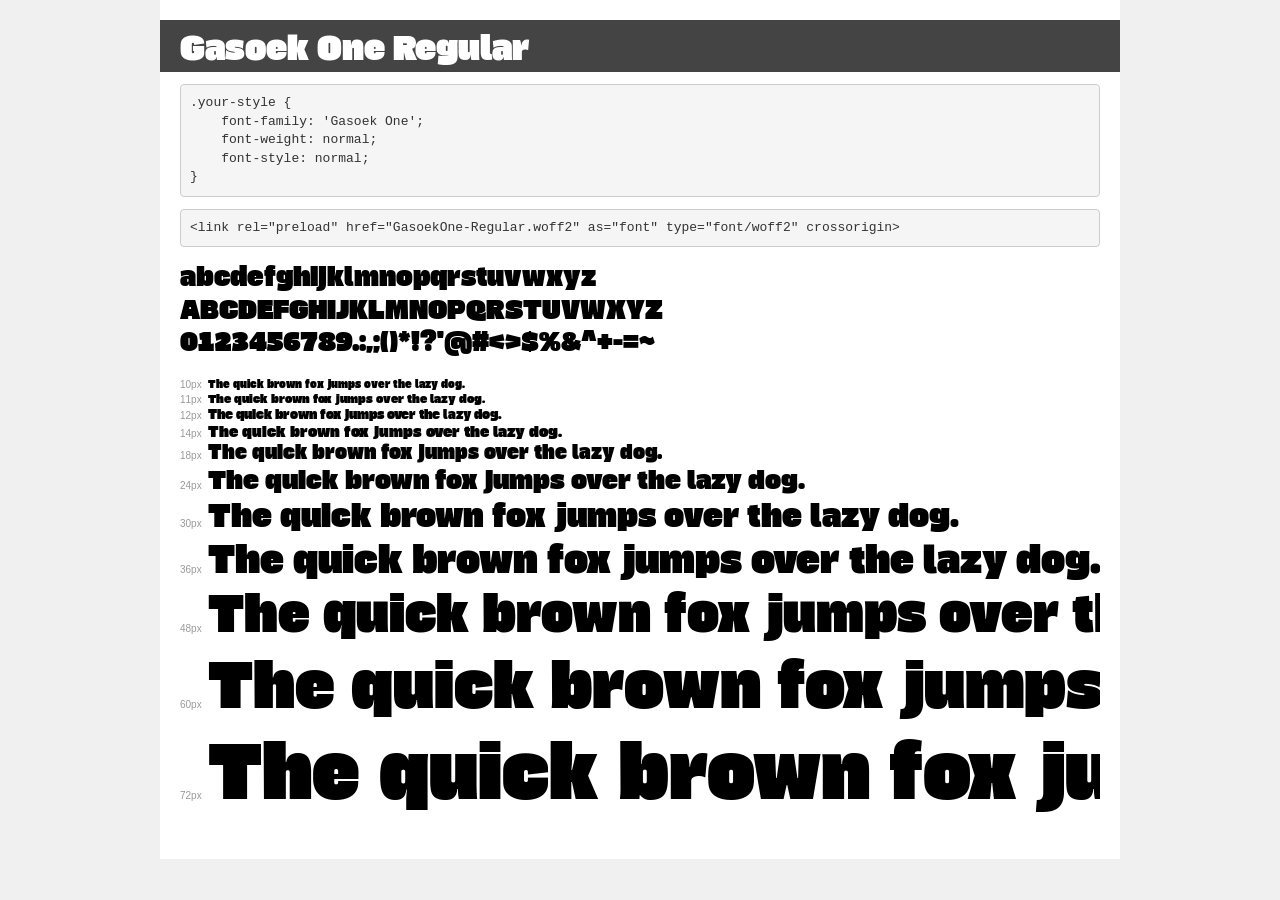
<file: assets/fonts/gasoek-one/demo.html>
<!DOCTYPE html>
<html lang="en">
<head>
    <meta charset="utf-8">
    <meta http-equiv="X-UA-Compatible" content="IE=edge">
    <meta name="viewport" content="width=device-width, initial-scale=1">
    <meta name="robots" content="noindex, noarchive">
    <meta name="format-detection" content="telephone=no">
    <title>Transfonter demo</title>
    <link href="stylesheet.css" rel="stylesheet">
    <style>
        /*
        http://meyerweb.com/eric/tools/css/reset/
        v2.0 | 20110126
        License: none (public domain)
        */
        html, body, div, span, applet, object, iframe,
        h1, h2, h3, h4, h5, h6, p, blockquote, pre,
        a, abbr, acronym, address, big, cite, code,
        del, dfn, em, img, ins, kbd, q, s, samp,
        small, strike, strong, sub, sup, tt, var,
        b, u, i, center,
        dl, dt, dd, ol, ul, li,
        fieldset, form, label, legend,
        table, caption, tbody, tfoot, thead, tr, th, td,
        article, aside, canvas, details, embed,
        figure, figcaption, footer, header, hgroup,
        menu, nav, output, ruby, section, summary,
        time, mark, audio, video {
            margin: 0;
            padding: 0;
            border: 0;
            font-size: 100%;
            font: inherit;
            vertical-align: baseline;
        }
        /* HTML5 display-role reset for older browsers */
        article, aside, details, figcaption, figure,
        footer, header, hgroup, menu, nav, section {
            display: block;
        }
        body {
            line-height: 1;
        }
        ol, ul {
            list-style: none;
        }
        blockquote, q {
            quotes: none;
        }
        blockquote:before, blockquote:after,
        q:before, q:after {
            content: '';
            content: none;
        }
        table {
            border-collapse: collapse;
            border-spacing: 0;
        }
        /* demo styles */
        body {
            background: #f0f0f0;
            color: #000;
        }
        .page {
            background: #fff;
            width: 920px;
            margin: 0 auto;
            padding: 20px 20px 0 20px;
            overflow: hidden;
        }
        .font-container {
            overflow-x: auto;
            overflow-y: hidden;
            margin-bottom: 40px;
            line-height: 1.3;
            white-space: nowrap;
            padding-bottom: 5px;
        }
        h1 {
            position: relative;
            background: #444;
            font-size: 32px;
            color: #fff;
            padding: 10px 20px;
            margin: 0 -20px 12px -20px;
        }
        .letters {
            font-size: 25px;
            margin-bottom: 20px;
        }
        .s10:before {
            content: '10px';
        }
        .s11:before {
            content: '11px';
        }
        .s12:before {
            content: '12px';
        }
        .s14:before {
            content: '14px';
        }
        .s18:before {
            content: '18px';
        }
        .s24:before {
            content: '24px';
        }
        .s30:before {
            content: '30px';
        }
        .s36:before {
            content: '36px';
        }
        .s48:before {
            content: '48px';
        }
        .s60:before {
            content: '60px';
        }
        .s72:before {
            content: '72px';
        }
        .s10:before, .s11:before, .s12:before, .s14:before,
        .s18:before, .s24:before, .s30:before, .s36:before,
        .s48:before, .s60:before, .s72:before {
            font-family: Arial, sans-serif;
            font-size: 10px;
            font-weight: normal;
            font-style: normal;
            color: #999;
            padding-right: 6px;
        }
        pre {
            display: block;
            padding: 9px;
            margin: 0 0 12px;
            font-family: Monaco, Menlo, Consolas, "Courier New", monospace;
            font-size: 13px;
            line-height: 1.428571429;
            color: #333;
            font-weight: normal;
            font-style: normal;
            background-color: #f5f5f5;
            border: 1px solid #ccc;
            overflow-x: auto;
            border-radius: 4px;
        }
        /* responsive */
        @media (max-width: 959px) {
            .page {
                width: auto;
                margin: 0;
            }
        }
    </style>
</head>
<body>
<div class="page">
    <div class="demo">
        <h1 style="font-family: 'Gasoek One'; font-weight: normal; font-style: normal;">Gasoek One Regular</h1>
        <pre title="Usage">.your-style {
    font-family: 'Gasoek One';
    font-weight: normal;
    font-style: normal;
}</pre>
        <pre title="Preload (optional)">
&lt;link rel=&quot;preload&quot; href=&quot;GasoekOne-Regular.woff2&quot; as=&quot;font&quot; type=&quot;font/woff2&quot; crossorigin&gt;</pre>
        <div class="font-container" style="font-family: 'Gasoek One'; font-weight: normal; font-style: normal;">
            <p class="letters">
                abcdefghijklmnopqrstuvwxyz<br>
ABCDEFGHIJKLMNOPQRSTUVWXYZ<br>
                0123456789.:,;()*!?'@#&lt;&gt;$%&^+-=~
            </p>
            <p class="s10" style="font-size: 10px;">The quick brown fox jumps over the lazy dog.</p>
            <p class="s11" style="font-size: 11px;">The quick brown fox jumps over the lazy dog.</p>
            <p class="s12" style="font-size: 12px;">The quick brown fox jumps over the lazy dog.</p>
            <p class="s14" style="font-size: 14px;">The quick brown fox jumps over the lazy dog.</p>
            <p class="s18" style="font-size: 18px;">The quick brown fox jumps over the lazy dog.</p>
            <p class="s24" style="font-size: 24px;">The quick brown fox jumps over the lazy dog.</p>
            <p class="s30" style="font-size: 30px;">The quick brown fox jumps over the lazy dog.</p>
            <p class="s36" style="font-size: 36px;">The quick brown fox jumps over the lazy dog.</p>
            <p class="s48" style="font-size: 48px;">The quick brown fox jumps over the lazy dog.</p>
            <p class="s60" style="font-size: 60px;">The quick brown fox jumps over the lazy dog.</p>
            <p class="s72" style="font-size: 72px;">The quick brown fox jumps over the lazy dog.</p>
        </div>
    </div>

</div>
</body>
</html>
</file>
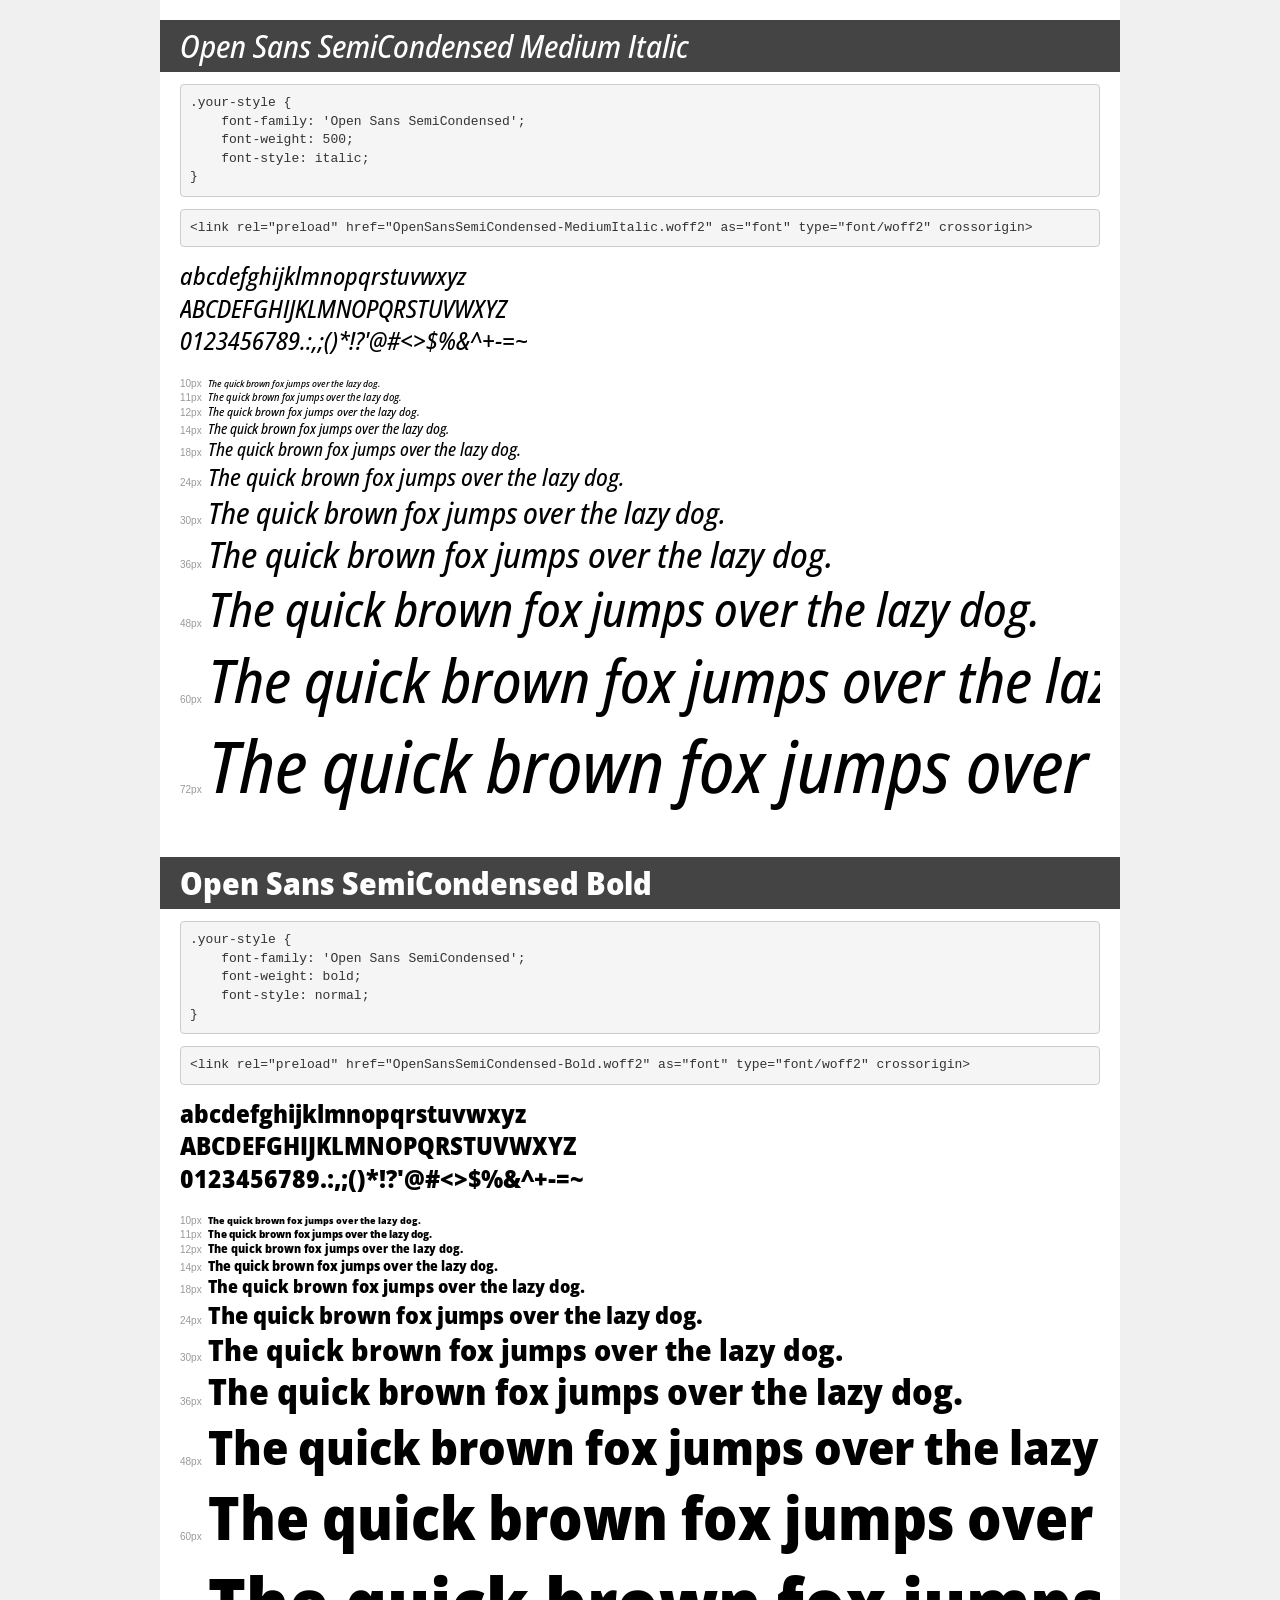
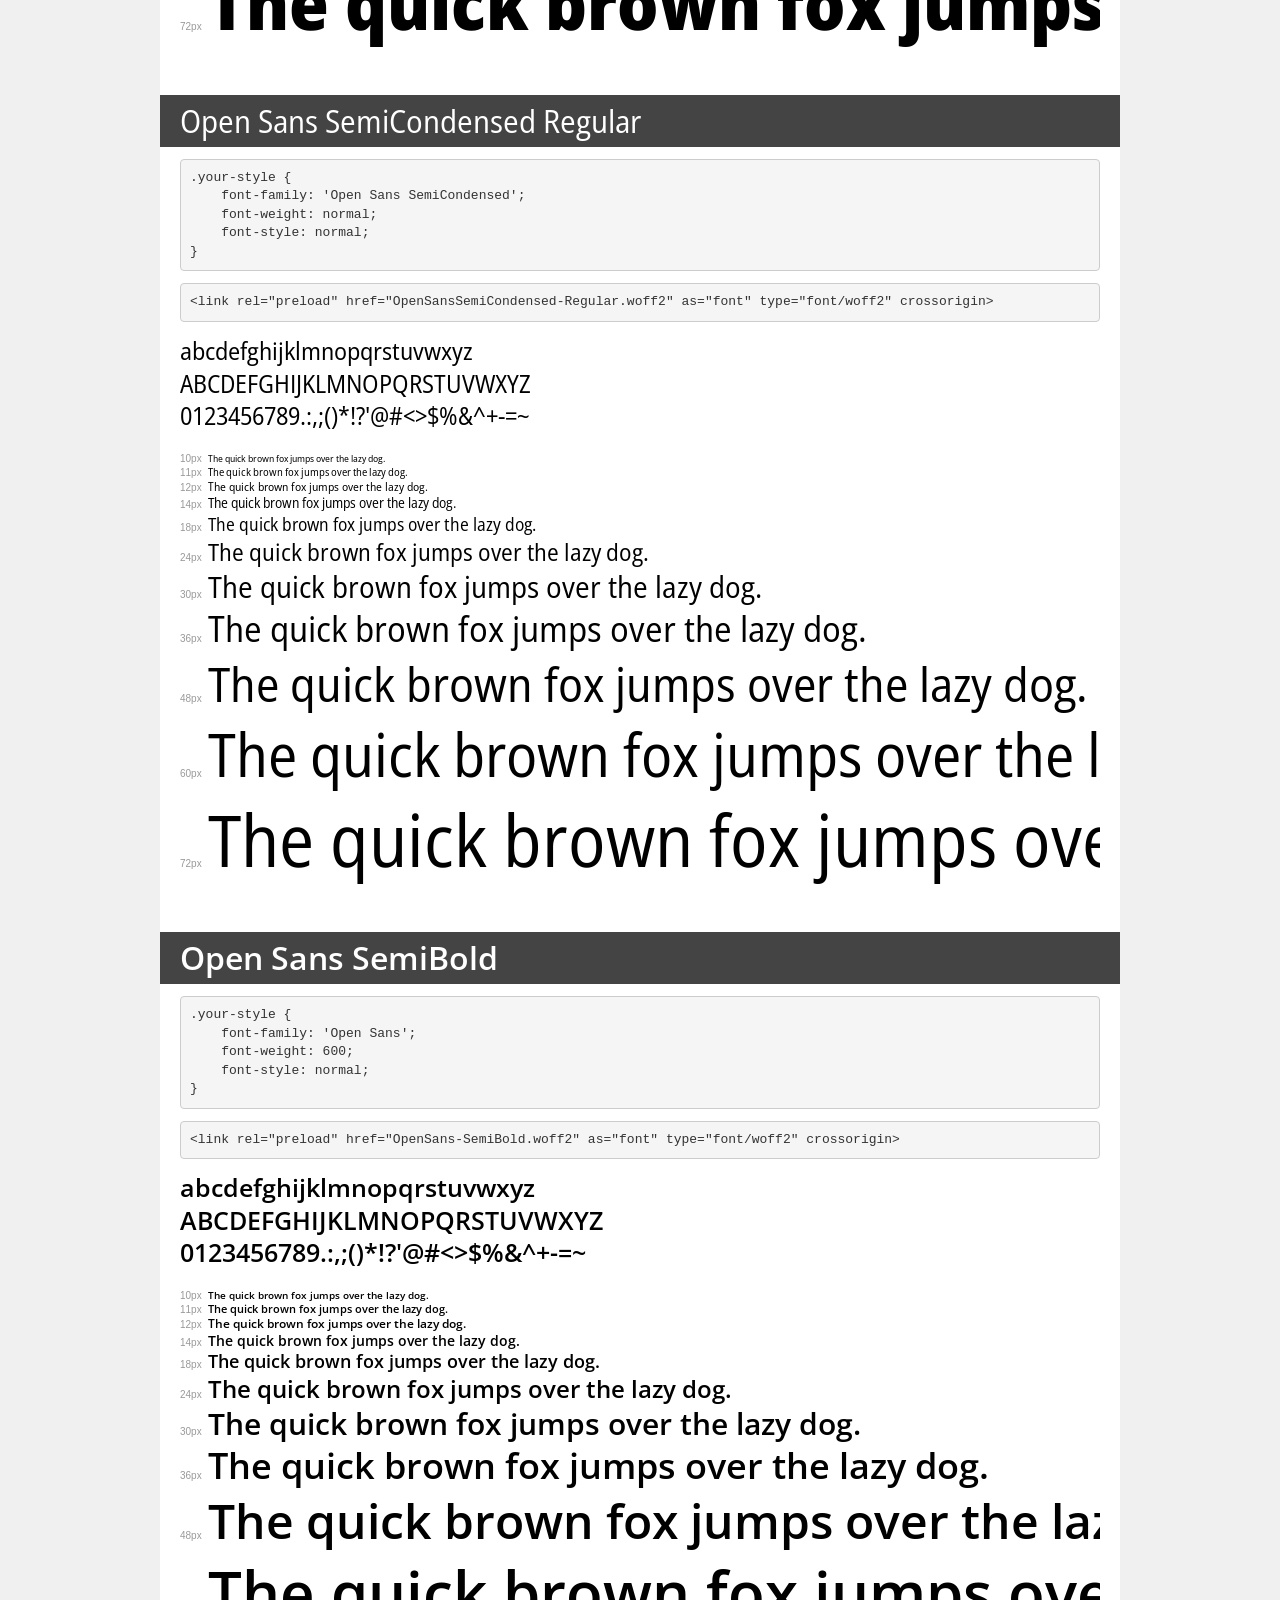
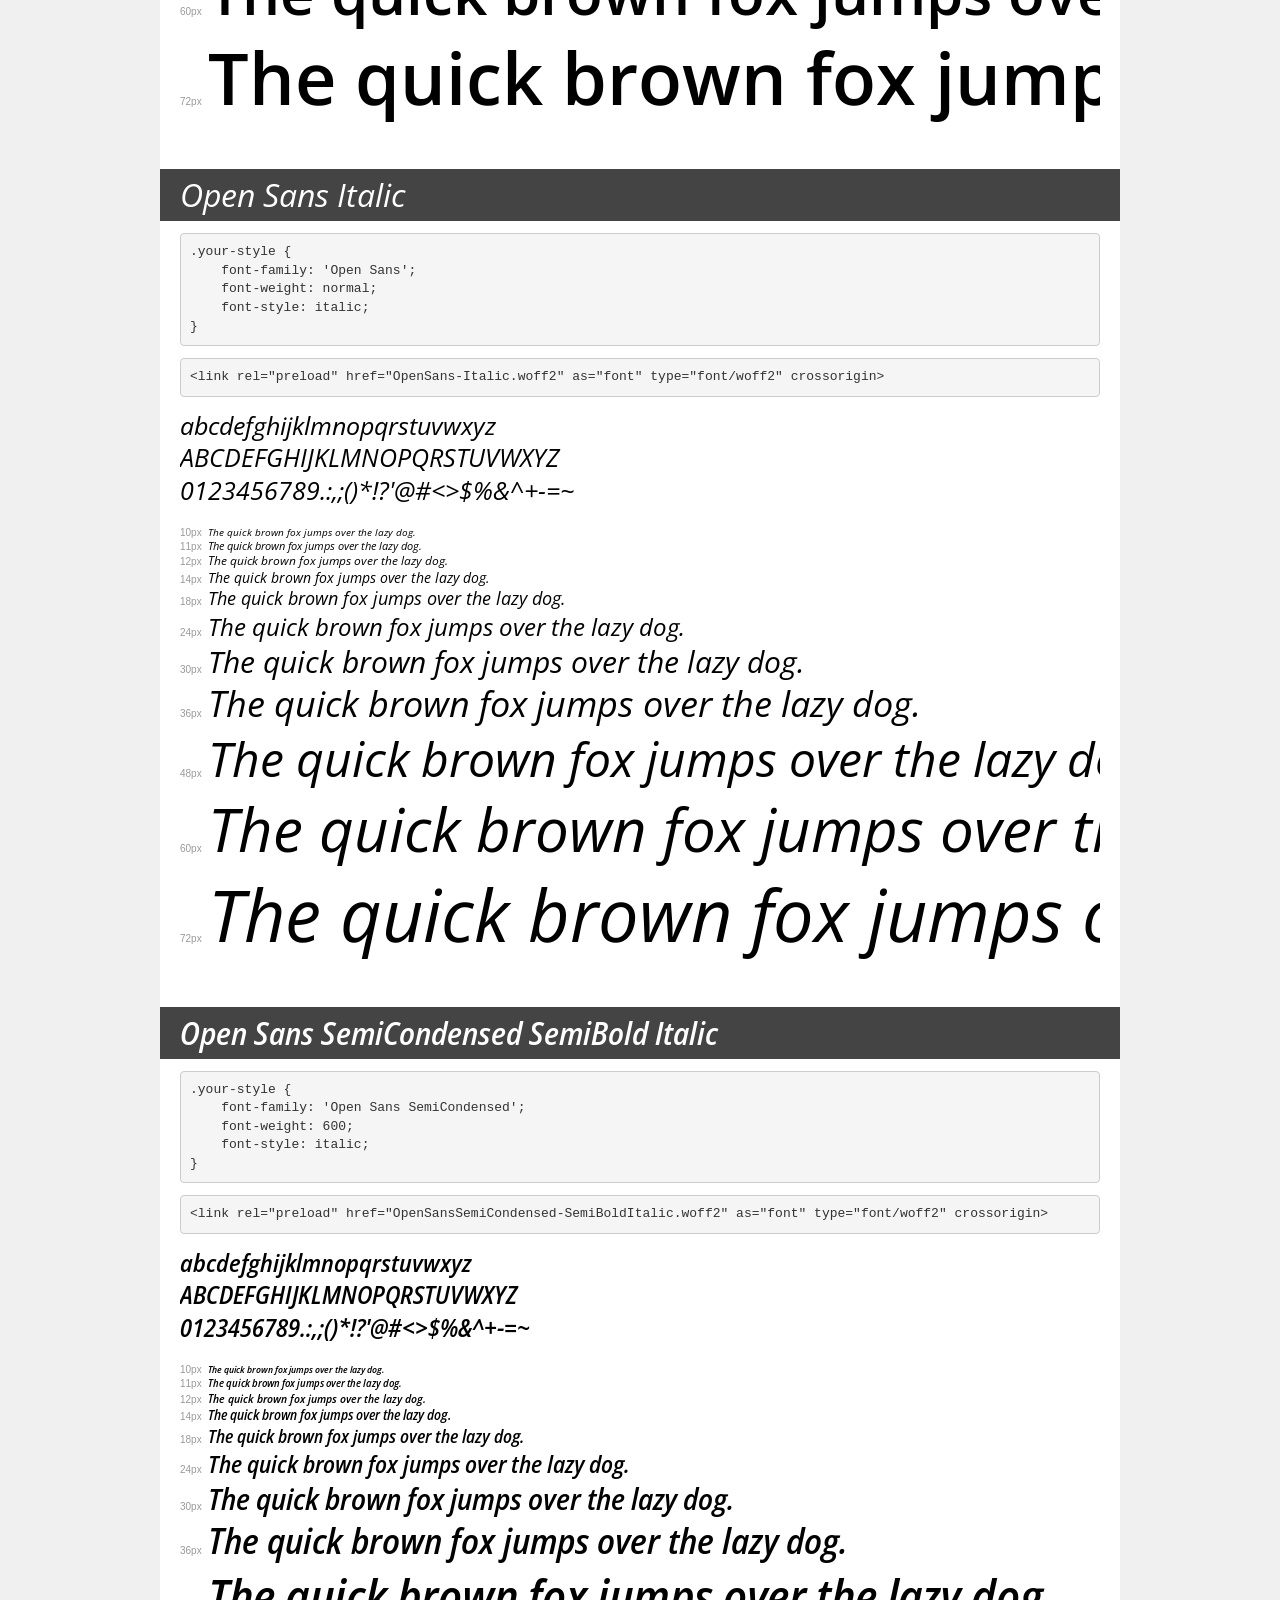
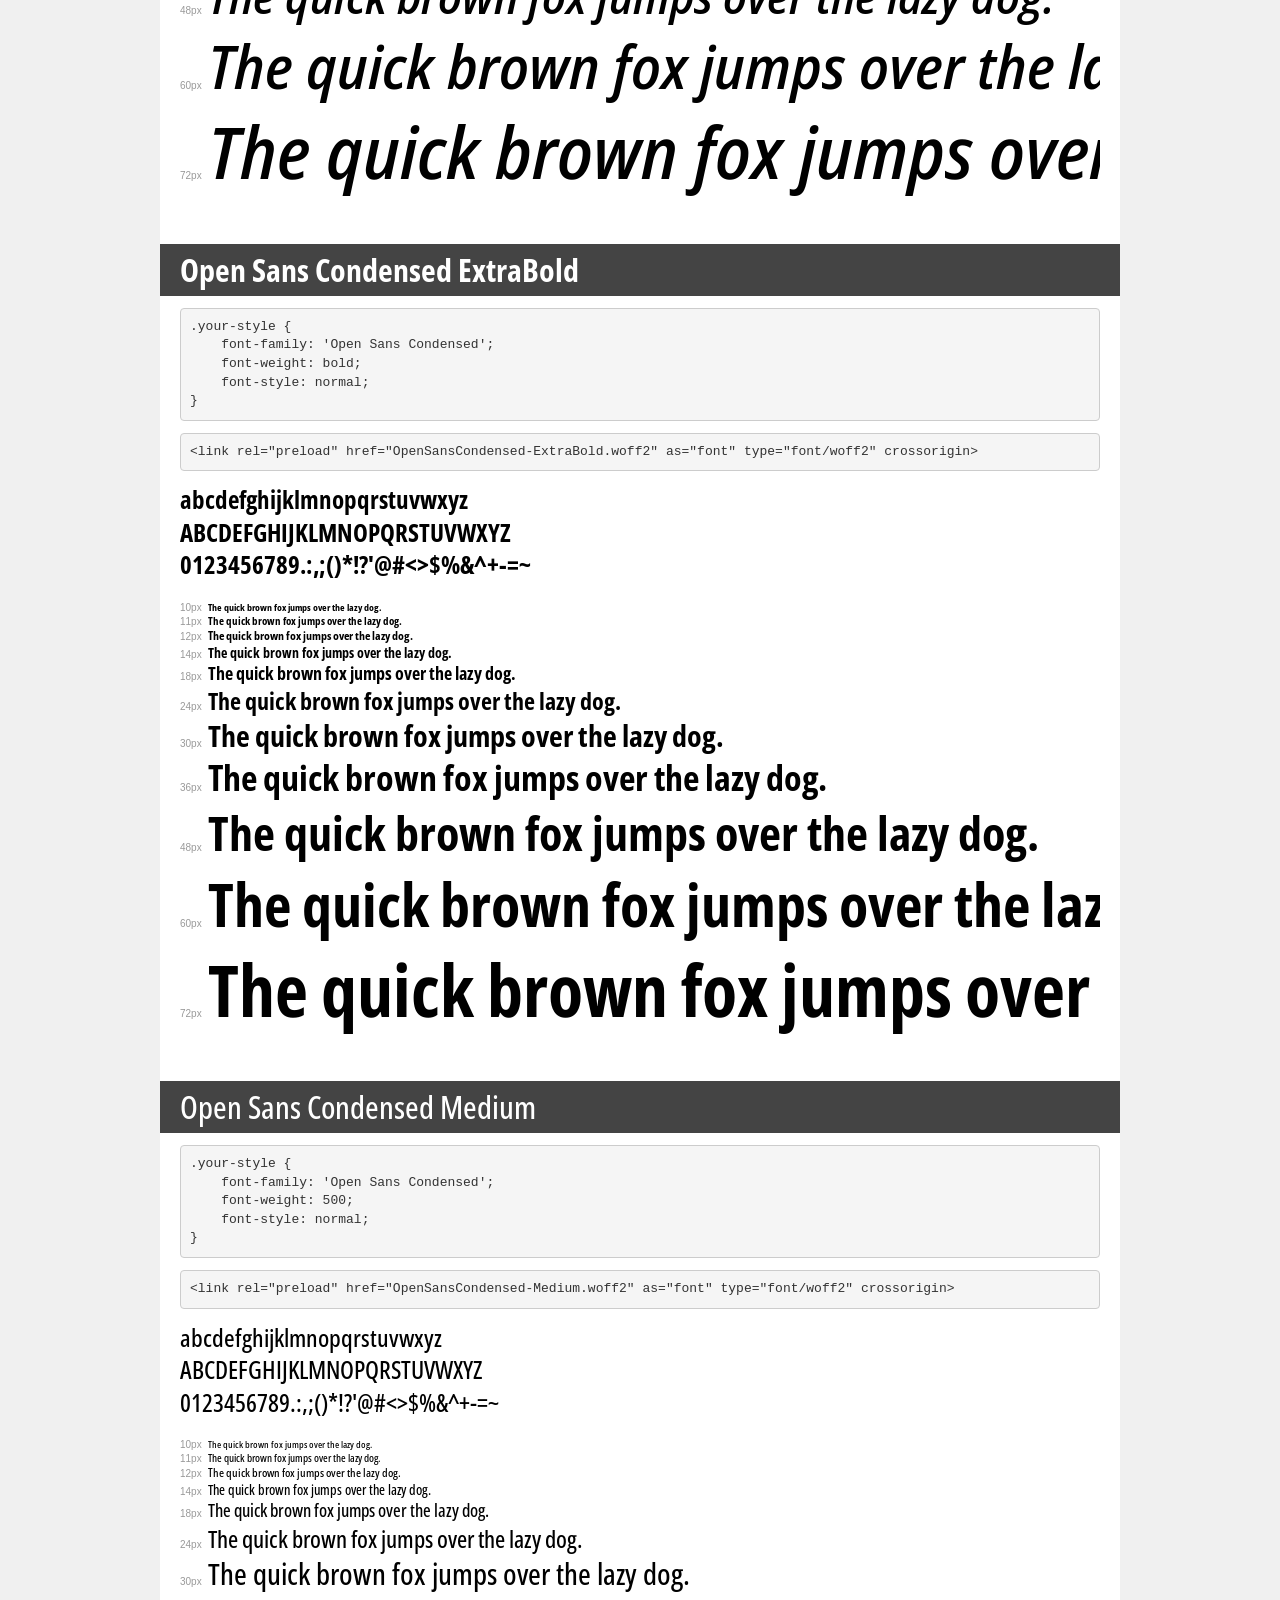
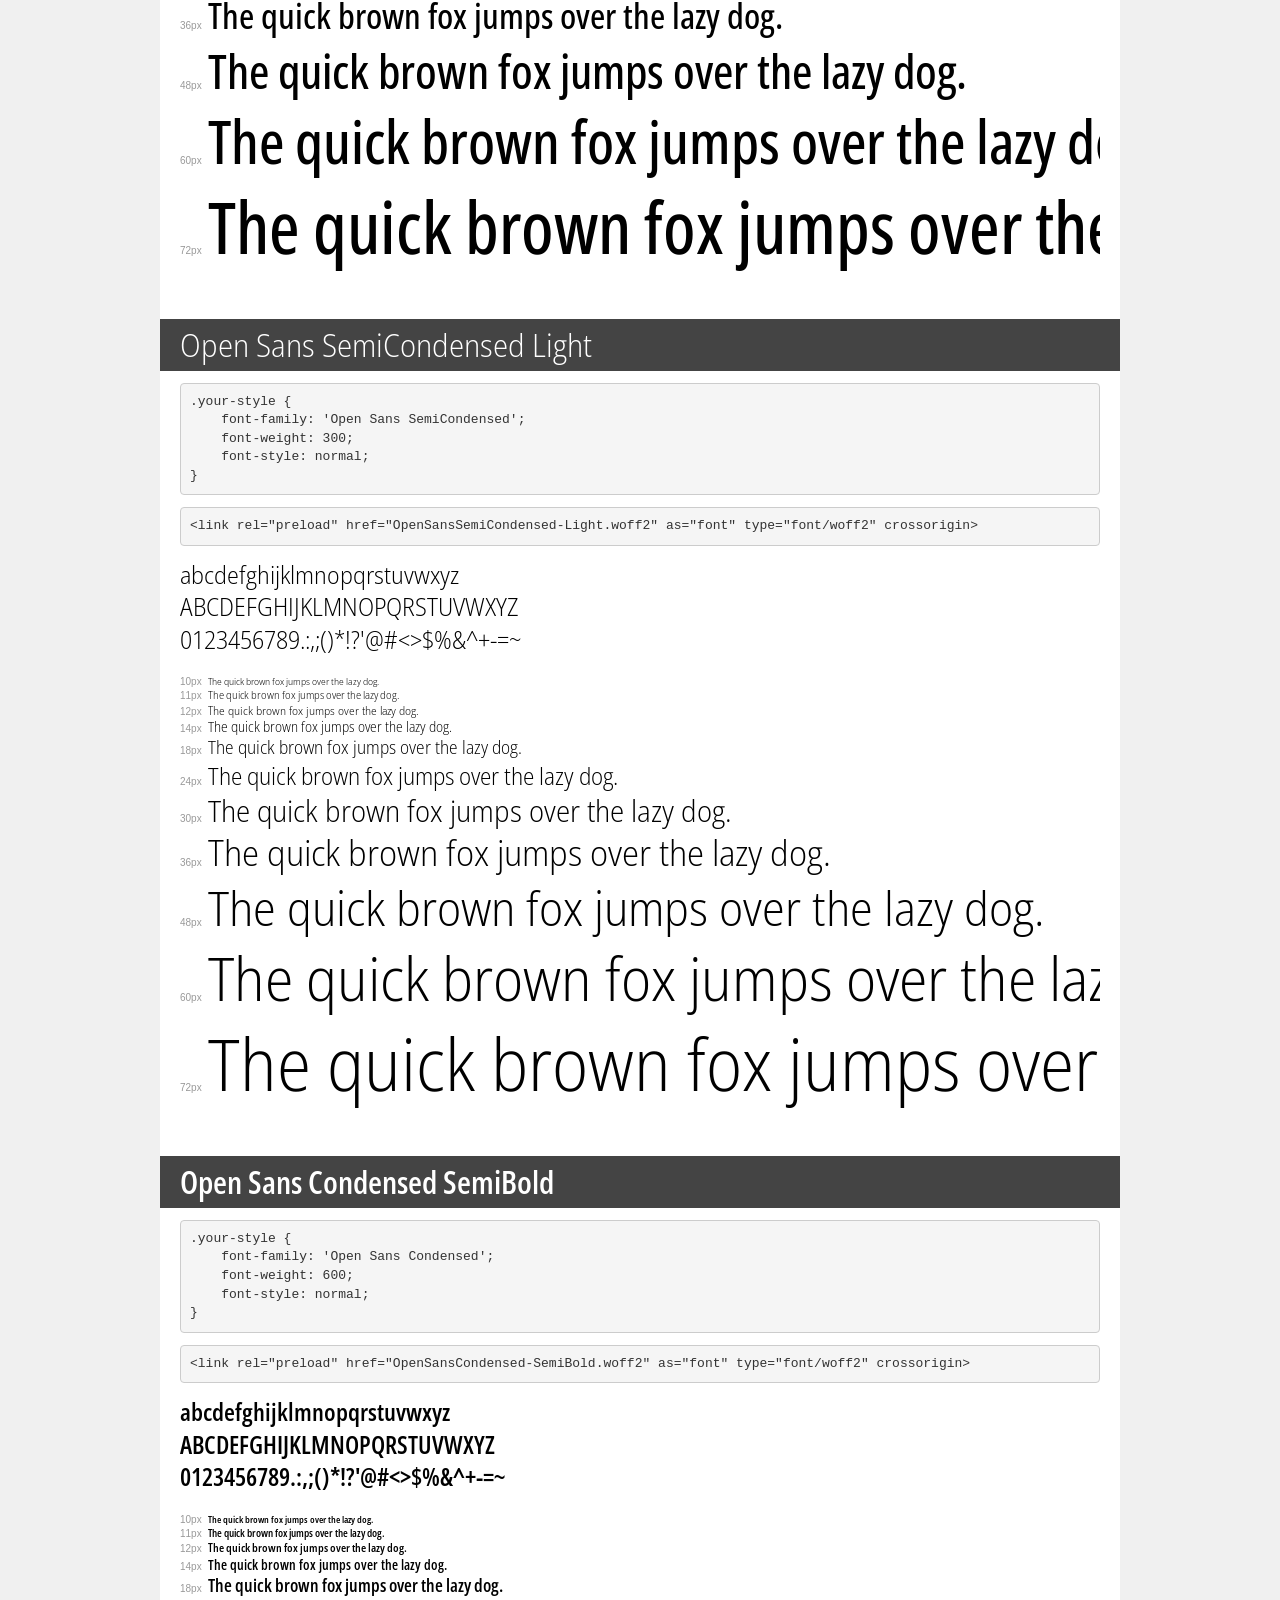
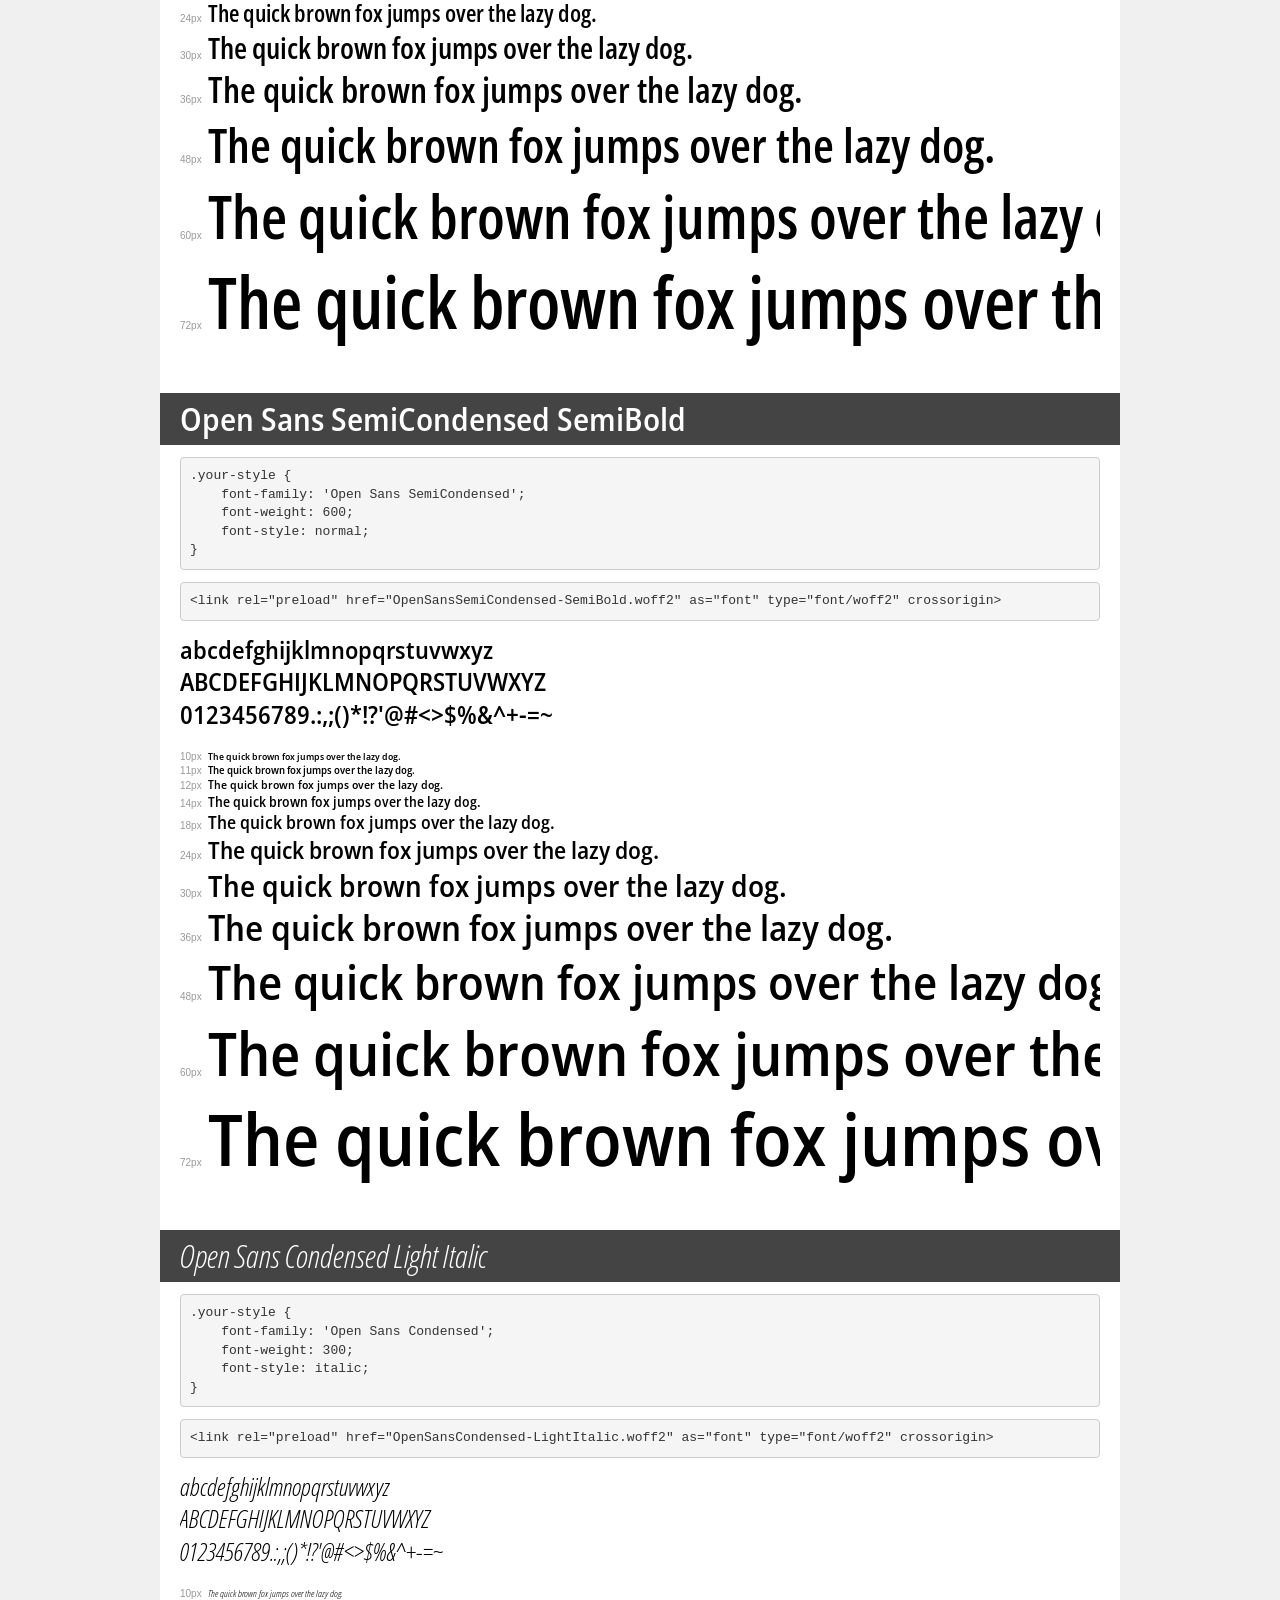
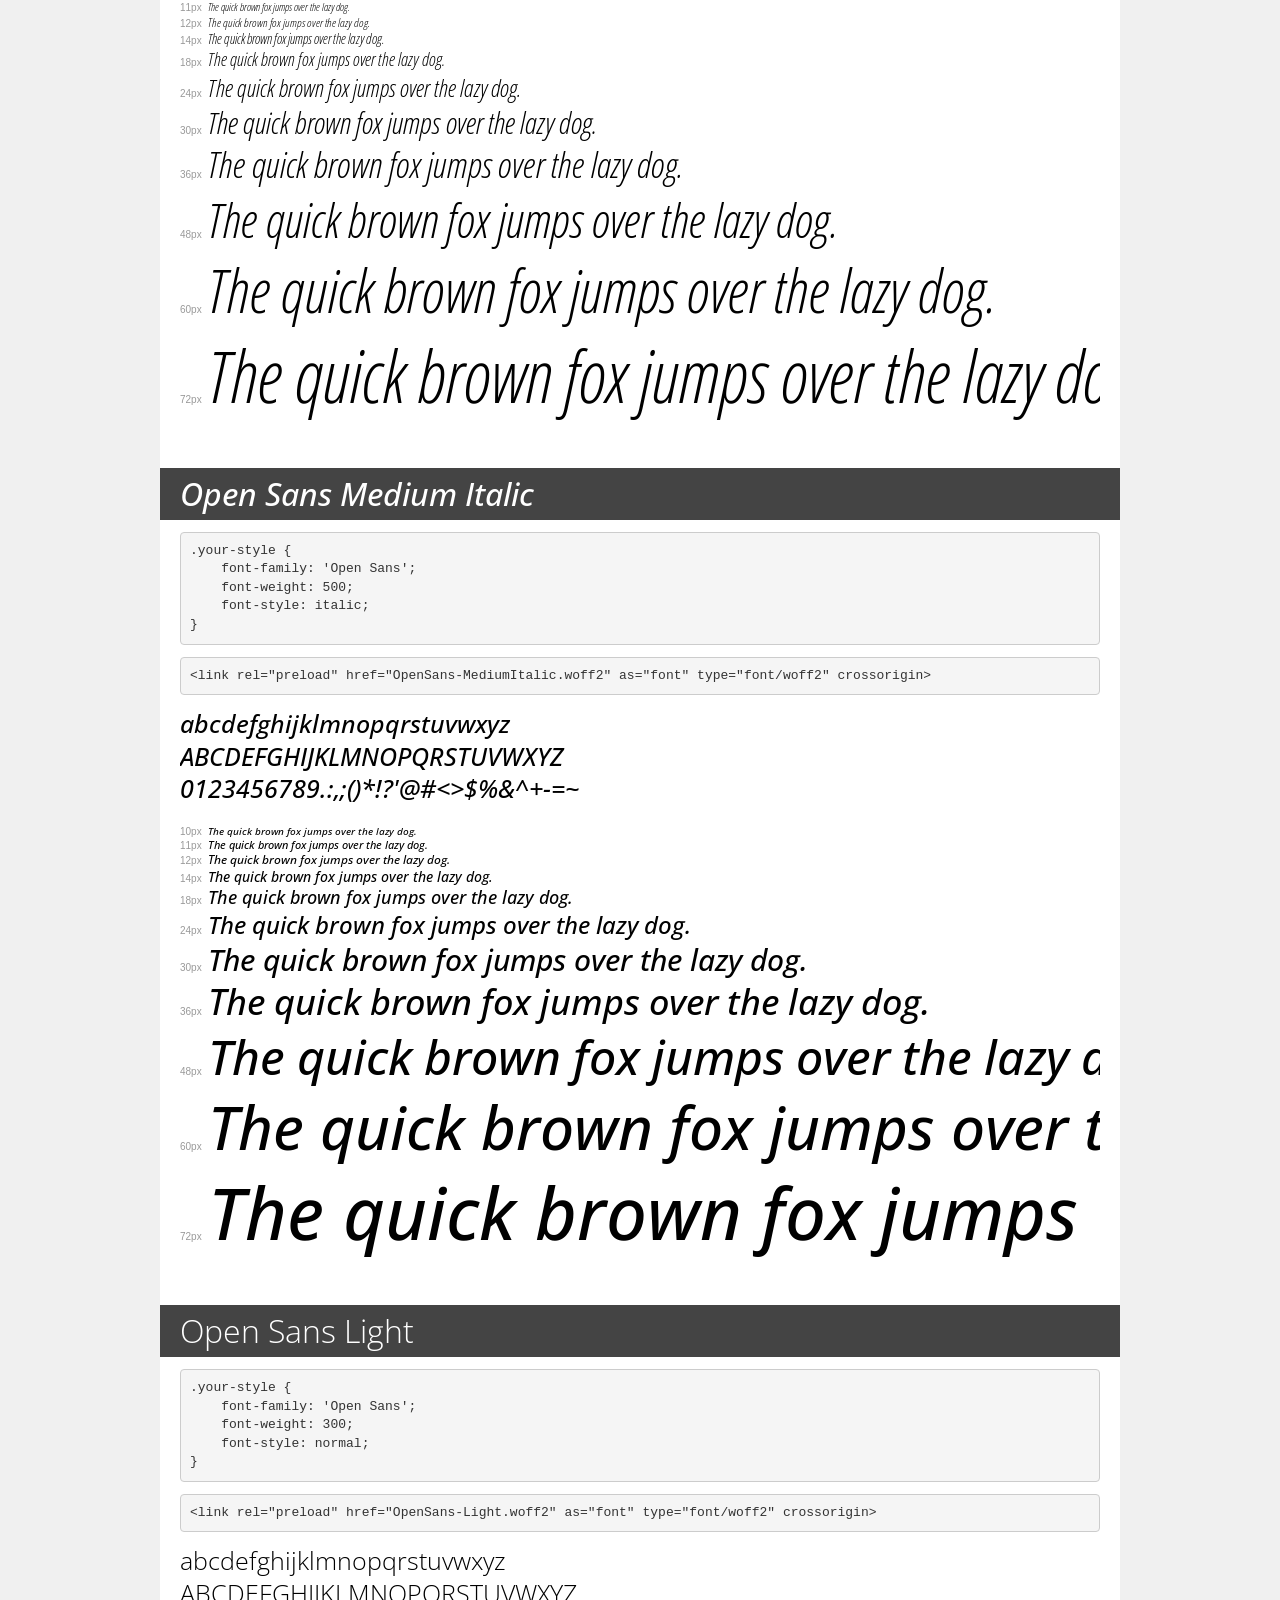
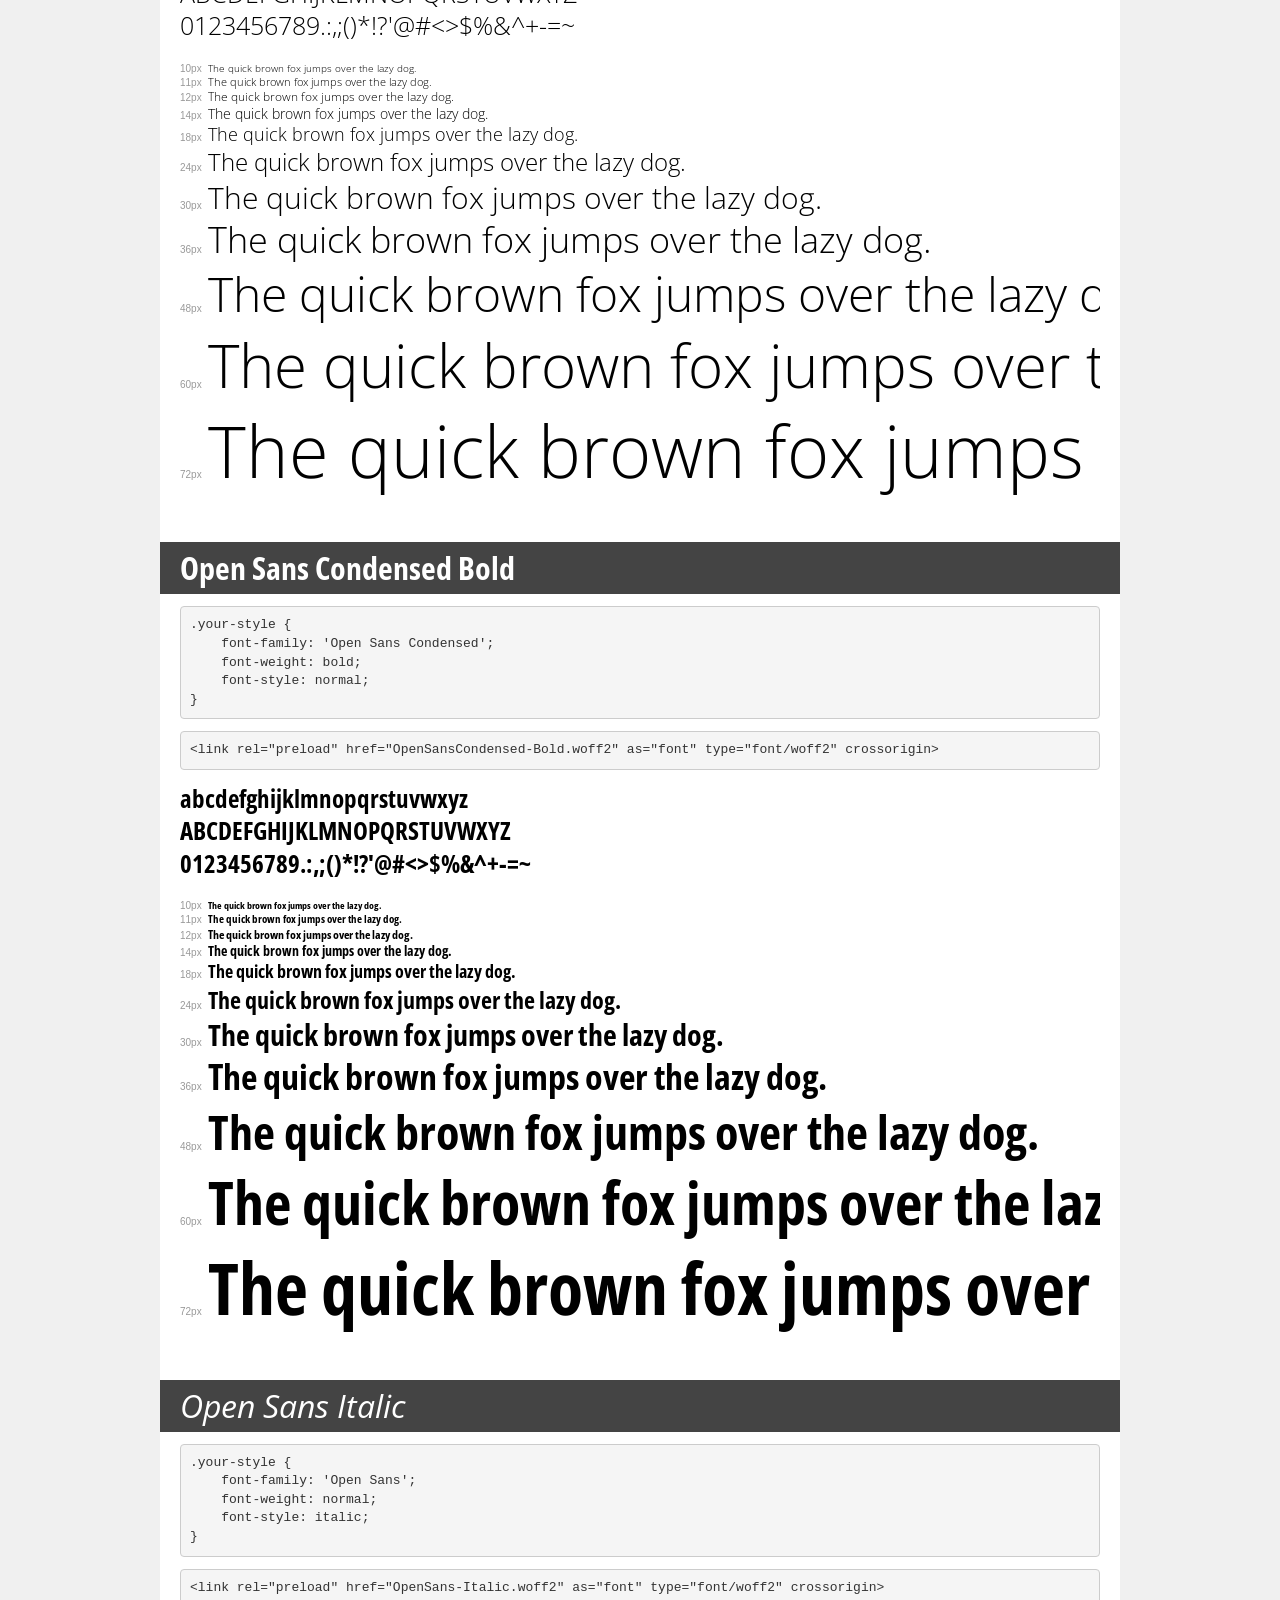
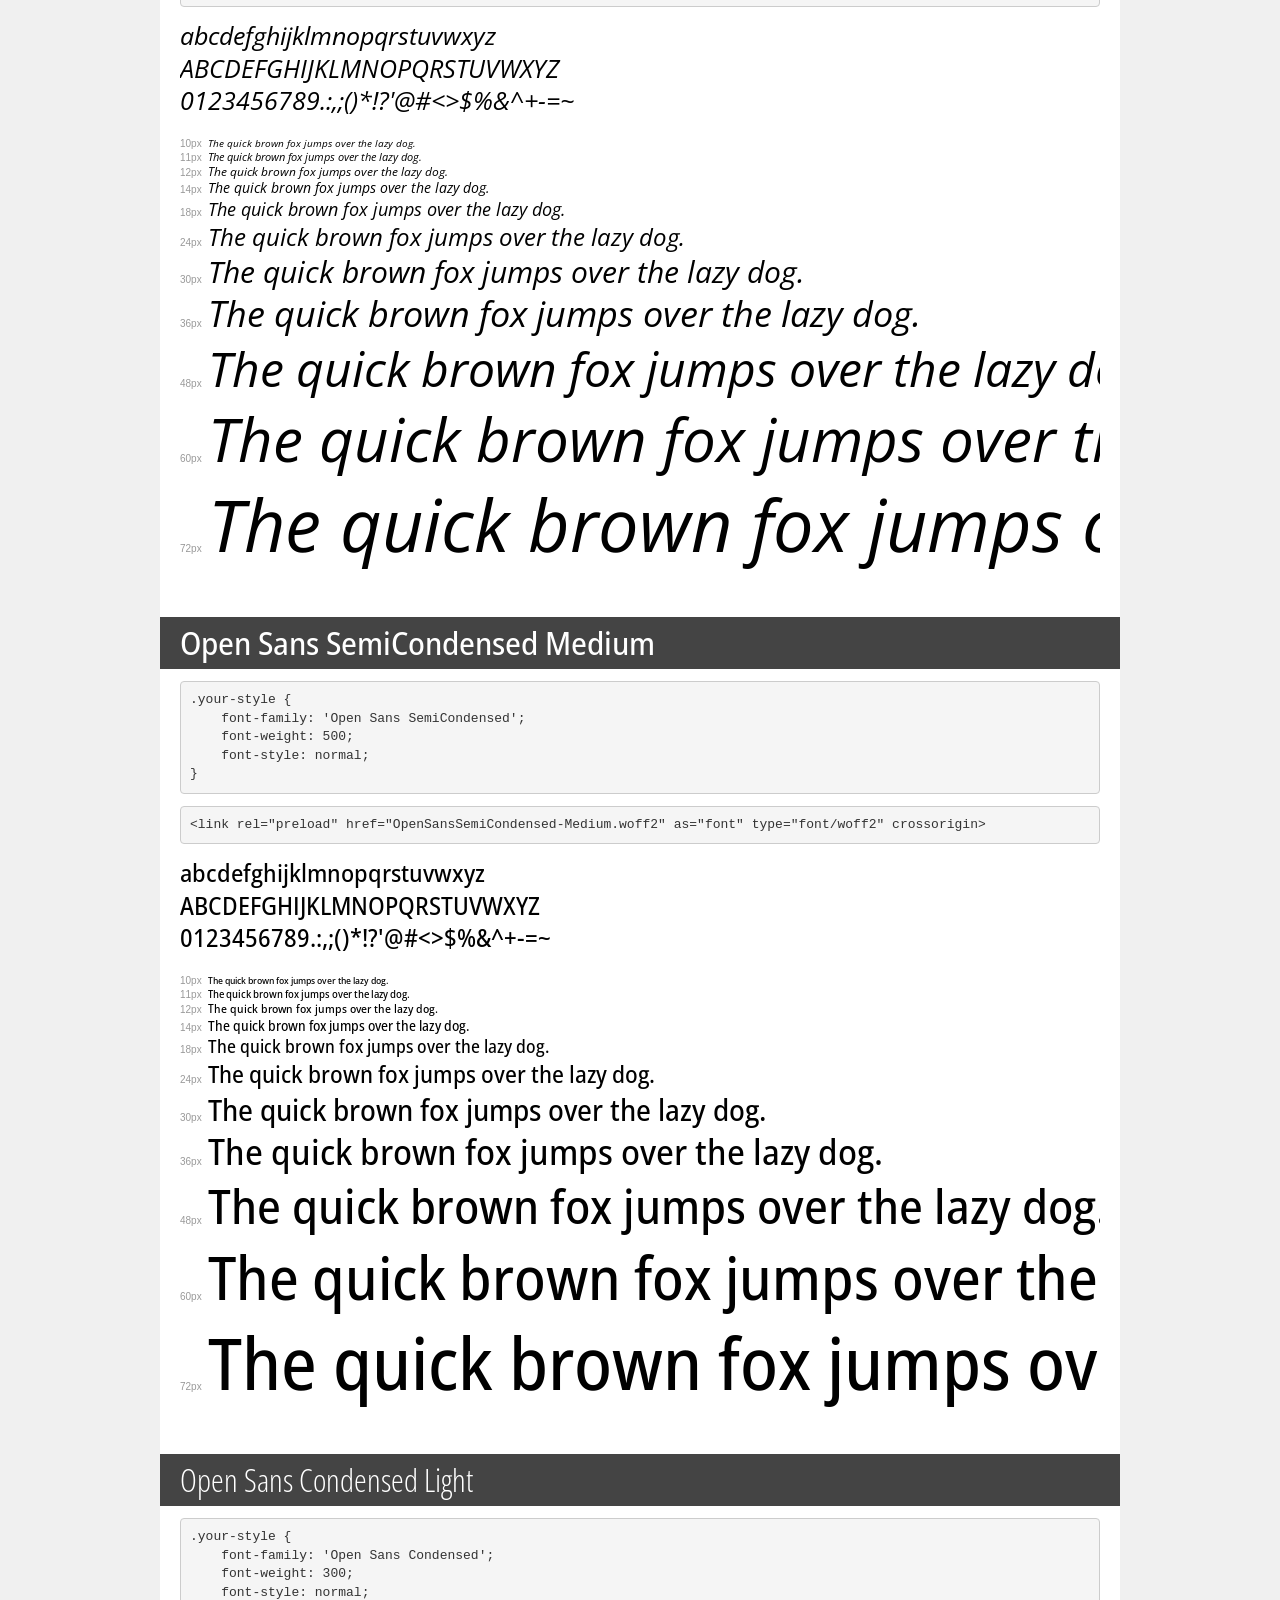
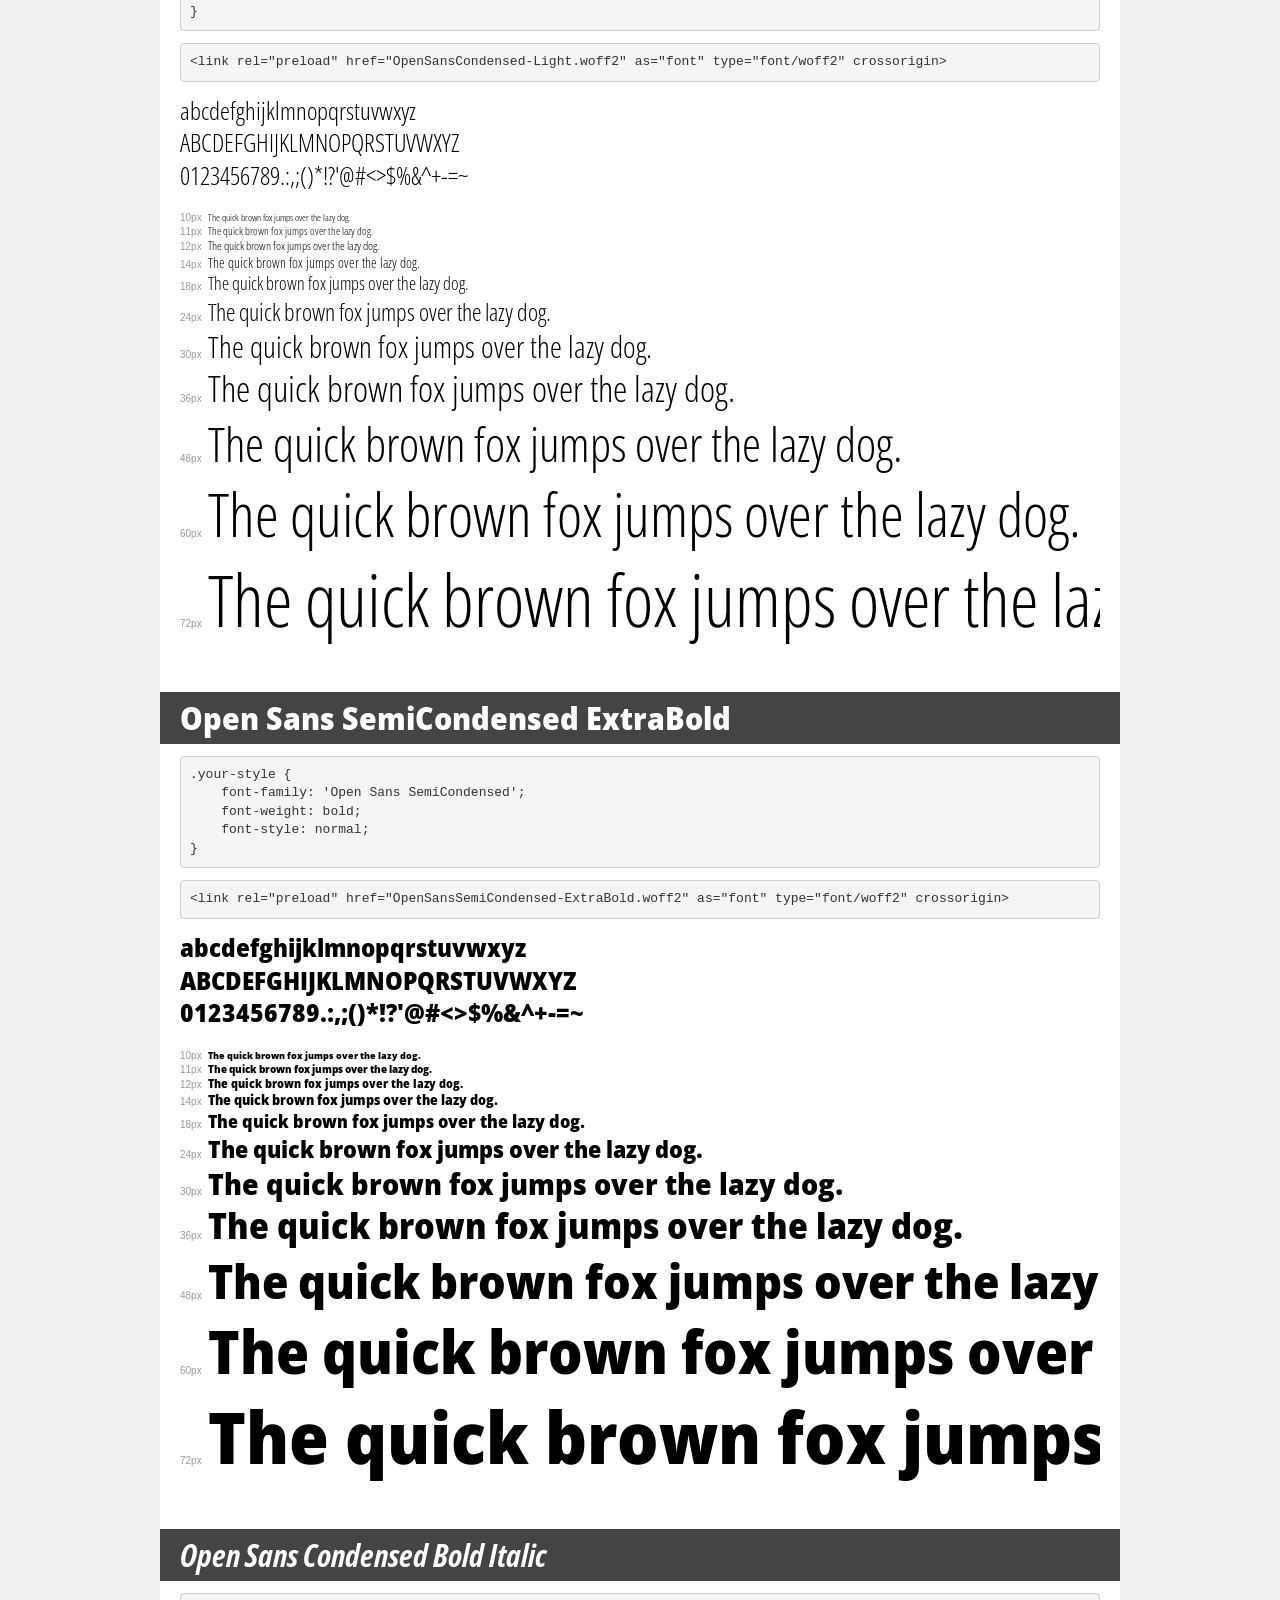
<file: assets/fonts/open-sans/demo.html>
<!DOCTYPE html>
<html lang="en">
<head>
    <meta charset="utf-8">
    <meta http-equiv="X-UA-Compatible" content="IE=edge">
    <meta name="viewport" content="width=device-width, initial-scale=1">
    <meta name="robots" content="noindex, noarchive">
    <meta name="format-detection" content="telephone=no">
    <title>Transfonter demo</title>
    <link href="stylesheet.css" rel="stylesheet">
    <style>
        /*
        http://meyerweb.com/eric/tools/css/reset/
        v2.0 | 20110126
        License: none (public domain)
        */
        html, body, div, span, applet, object, iframe,
        h1, h2, h3, h4, h5, h6, p, blockquote, pre,
        a, abbr, acronym, address, big, cite, code,
        del, dfn, em, img, ins, kbd, q, s, samp,
        small, strike, strong, sub, sup, tt, var,
        b, u, i, center,
        dl, dt, dd, ol, ul, li,
        fieldset, form, label, legend,
        table, caption, tbody, tfoot, thead, tr, th, td,
        article, aside, canvas, details, embed,
        figure, figcaption, footer, header, hgroup,
        menu, nav, output, ruby, section, summary,
        time, mark, audio, video {
            margin: 0;
            padding: 0;
            border: 0;
            font-size: 100%;
            font: inherit;
            vertical-align: baseline;
        }
        /* HTML5 display-role reset for older browsers */
        article, aside, details, figcaption, figure,
        footer, header, hgroup, menu, nav, section {
            display: block;
        }
        body {
            line-height: 1;
        }
        ol, ul {
            list-style: none;
        }
        blockquote, q {
            quotes: none;
        }
        blockquote:before, blockquote:after,
        q:before, q:after {
            content: '';
            content: none;
        }
        table {
            border-collapse: collapse;
            border-spacing: 0;
        }
        /* demo styles */
        body {
            background: #f0f0f0;
            color: #000;
        }
        .page {
            background: #fff;
            width: 920px;
            margin: 0 auto;
            padding: 20px 20px 0 20px;
            overflow: hidden;
        }
        .font-container {
            overflow-x: auto;
            overflow-y: hidden;
            margin-bottom: 40px;
            line-height: 1.3;
            white-space: nowrap;
            padding-bottom: 5px;
        }
        h1 {
            position: relative;
            background: #444;
            font-size: 32px;
            color: #fff;
            padding: 10px 20px;
            margin: 0 -20px 12px -20px;
        }
        .letters {
            font-size: 25px;
            margin-bottom: 20px;
        }
        .s10:before {
            content: '10px';
        }
        .s11:before {
            content: '11px';
        }
        .s12:before {
            content: '12px';
        }
        .s14:before {
            content: '14px';
        }
        .s18:before {
            content: '18px';
        }
        .s24:before {
            content: '24px';
        }
        .s30:before {
            content: '30px';
        }
        .s36:before {
            content: '36px';
        }
        .s48:before {
            content: '48px';
        }
        .s60:before {
            content: '60px';
        }
        .s72:before {
            content: '72px';
        }
        .s10:before, .s11:before, .s12:before, .s14:before,
        .s18:before, .s24:before, .s30:before, .s36:before,
        .s48:before, .s60:before, .s72:before {
            font-family: Arial, sans-serif;
            font-size: 10px;
            font-weight: normal;
            font-style: normal;
            color: #999;
            padding-right: 6px;
        }
        pre {
            display: block;
            padding: 9px;
            margin: 0 0 12px;
            font-family: Monaco, Menlo, Consolas, "Courier New", monospace;
            font-size: 13px;
            line-height: 1.428571429;
            color: #333;
            font-weight: normal;
            font-style: normal;
            background-color: #f5f5f5;
            border: 1px solid #ccc;
            overflow-x: auto;
            border-radius: 4px;
        }
        /* responsive */
        @media (max-width: 959px) {
            .page {
                width: auto;
                margin: 0;
            }
        }
    </style>
</head>
<body>
<div class="page">
    <div class="demo">
        <h1 style="font-family: 'Open Sans SemiCondensed'; font-weight: 500; font-style: italic;">Open Sans SemiCondensed Medium Italic</h1>
        <pre title="Usage">.your-style {
    font-family: 'Open Sans SemiCondensed';
    font-weight: 500;
    font-style: italic;
}</pre>
        <pre title="Preload (optional)">
&lt;link rel=&quot;preload&quot; href=&quot;OpenSansSemiCondensed-MediumItalic.woff2&quot; as=&quot;font&quot; type=&quot;font/woff2&quot; crossorigin&gt;</pre>
        <div class="font-container" style="font-family: 'Open Sans SemiCondensed'; font-weight: 500; font-style: italic;">
            <p class="letters">
                abcdefghijklmnopqrstuvwxyz<br>
ABCDEFGHIJKLMNOPQRSTUVWXYZ<br>
                0123456789.:,;()*!?'@#&lt;&gt;$%&^+-=~
            </p>
            <p class="s10" style="font-size: 10px;">The quick brown fox jumps over the lazy dog.</p>
            <p class="s11" style="font-size: 11px;">The quick brown fox jumps over the lazy dog.</p>
            <p class="s12" style="font-size: 12px;">The quick brown fox jumps over the lazy dog.</p>
            <p class="s14" style="font-size: 14px;">The quick brown fox jumps over the lazy dog.</p>
            <p class="s18" style="font-size: 18px;">The quick brown fox jumps over the lazy dog.</p>
            <p class="s24" style="font-size: 24px;">The quick brown fox jumps over the lazy dog.</p>
            <p class="s30" style="font-size: 30px;">The quick brown fox jumps over the lazy dog.</p>
            <p class="s36" style="font-size: 36px;">The quick brown fox jumps over the lazy dog.</p>
            <p class="s48" style="font-size: 48px;">The quick brown fox jumps over the lazy dog.</p>
            <p class="s60" style="font-size: 60px;">The quick brown fox jumps over the lazy dog.</p>
            <p class="s72" style="font-size: 72px;">The quick brown fox jumps over the lazy dog.</p>
        </div>
    </div>

    <div class="demo">
        <h1 style="font-family: 'Open Sans SemiCondensed'; font-weight: bold; font-style: normal;">Open Sans SemiCondensed Bold</h1>
        <pre title="Usage">.your-style {
    font-family: 'Open Sans SemiCondensed';
    font-weight: bold;
    font-style: normal;
}</pre>
        <pre title="Preload (optional)">
&lt;link rel=&quot;preload&quot; href=&quot;OpenSansSemiCondensed-Bold.woff2&quot; as=&quot;font&quot; type=&quot;font/woff2&quot; crossorigin&gt;</pre>
        <div class="font-container" style="font-family: 'Open Sans SemiCondensed'; font-weight: bold; font-style: normal;">
            <p class="letters">
                abcdefghijklmnopqrstuvwxyz<br>
ABCDEFGHIJKLMNOPQRSTUVWXYZ<br>
                0123456789.:,;()*!?'@#&lt;&gt;$%&^+-=~
            </p>
            <p class="s10" style="font-size: 10px;">The quick brown fox jumps over the lazy dog.</p>
            <p class="s11" style="font-size: 11px;">The quick brown fox jumps over the lazy dog.</p>
            <p class="s12" style="font-size: 12px;">The quick brown fox jumps over the lazy dog.</p>
            <p class="s14" style="font-size: 14px;">The quick brown fox jumps over the lazy dog.</p>
            <p class="s18" style="font-size: 18px;">The quick brown fox jumps over the lazy dog.</p>
            <p class="s24" style="font-size: 24px;">The quick brown fox jumps over the lazy dog.</p>
            <p class="s30" style="font-size: 30px;">The quick brown fox jumps over the lazy dog.</p>
            <p class="s36" style="font-size: 36px;">The quick brown fox jumps over the lazy dog.</p>
            <p class="s48" style="font-size: 48px;">The quick brown fox jumps over the lazy dog.</p>
            <p class="s60" style="font-size: 60px;">The quick brown fox jumps over the lazy dog.</p>
            <p class="s72" style="font-size: 72px;">The quick brown fox jumps over the lazy dog.</p>
        </div>
    </div>

    <div class="demo">
        <h1 style="font-family: 'Open Sans SemiCondensed'; font-weight: normal; font-style: normal;">Open Sans SemiCondensed Regular</h1>
        <pre title="Usage">.your-style {
    font-family: 'Open Sans SemiCondensed';
    font-weight: normal;
    font-style: normal;
}</pre>
        <pre title="Preload (optional)">
&lt;link rel=&quot;preload&quot; href=&quot;OpenSansSemiCondensed-Regular.woff2&quot; as=&quot;font&quot; type=&quot;font/woff2&quot; crossorigin&gt;</pre>
        <div class="font-container" style="font-family: 'Open Sans SemiCondensed'; font-weight: normal; font-style: normal;">
            <p class="letters">
                abcdefghijklmnopqrstuvwxyz<br>
ABCDEFGHIJKLMNOPQRSTUVWXYZ<br>
                0123456789.:,;()*!?'@#&lt;&gt;$%&^+-=~
            </p>
            <p class="s10" style="font-size: 10px;">The quick brown fox jumps over the lazy dog.</p>
            <p class="s11" style="font-size: 11px;">The quick brown fox jumps over the lazy dog.</p>
            <p class="s12" style="font-size: 12px;">The quick brown fox jumps over the lazy dog.</p>
            <p class="s14" style="font-size: 14px;">The quick brown fox jumps over the lazy dog.</p>
            <p class="s18" style="font-size: 18px;">The quick brown fox jumps over the lazy dog.</p>
            <p class="s24" style="font-size: 24px;">The quick brown fox jumps over the lazy dog.</p>
            <p class="s30" style="font-size: 30px;">The quick brown fox jumps over the lazy dog.</p>
            <p class="s36" style="font-size: 36px;">The quick brown fox jumps over the lazy dog.</p>
            <p class="s48" style="font-size: 48px;">The quick brown fox jumps over the lazy dog.</p>
            <p class="s60" style="font-size: 60px;">The quick brown fox jumps over the lazy dog.</p>
            <p class="s72" style="font-size: 72px;">The quick brown fox jumps over the lazy dog.</p>
        </div>
    </div>

    <div class="demo">
        <h1 style="font-family: 'Open Sans'; font-weight: 600; font-style: normal;">Open Sans SemiBold</h1>
        <pre title="Usage">.your-style {
    font-family: 'Open Sans';
    font-weight: 600;
    font-style: normal;
}</pre>
        <pre title="Preload (optional)">
&lt;link rel=&quot;preload&quot; href=&quot;OpenSans-SemiBold.woff2&quot; as=&quot;font&quot; type=&quot;font/woff2&quot; crossorigin&gt;</pre>
        <div class="font-container" style="font-family: 'Open Sans'; font-weight: 600; font-style: normal;">
            <p class="letters">
                abcdefghijklmnopqrstuvwxyz<br>
ABCDEFGHIJKLMNOPQRSTUVWXYZ<br>
                0123456789.:,;()*!?'@#&lt;&gt;$%&^+-=~
            </p>
            <p class="s10" style="font-size: 10px;">The quick brown fox jumps over the lazy dog.</p>
            <p class="s11" style="font-size: 11px;">The quick brown fox jumps over the lazy dog.</p>
            <p class="s12" style="font-size: 12px;">The quick brown fox jumps over the lazy dog.</p>
            <p class="s14" style="font-size: 14px;">The quick brown fox jumps over the lazy dog.</p>
            <p class="s18" style="font-size: 18px;">The quick brown fox jumps over the lazy dog.</p>
            <p class="s24" style="font-size: 24px;">The quick brown fox jumps over the lazy dog.</p>
            <p class="s30" style="font-size: 30px;">The quick brown fox jumps over the lazy dog.</p>
            <p class="s36" style="font-size: 36px;">The quick brown fox jumps over the lazy dog.</p>
            <p class="s48" style="font-size: 48px;">The quick brown fox jumps over the lazy dog.</p>
            <p class="s60" style="font-size: 60px;">The quick brown fox jumps over the lazy dog.</p>
            <p class="s72" style="font-size: 72px;">The quick brown fox jumps over the lazy dog.</p>
        </div>
    </div>

    <div class="demo">
        <h1 style="font-family: 'Open Sans'; font-weight: normal; font-style: italic;">Open Sans Italic</h1>
        <pre title="Usage">.your-style {
    font-family: 'Open Sans';
    font-weight: normal;
    font-style: italic;
}</pre>
        <pre title="Preload (optional)">
&lt;link rel=&quot;preload&quot; href=&quot;OpenSans-Italic.woff2&quot; as=&quot;font&quot; type=&quot;font/woff2&quot; crossorigin&gt;</pre>
        <div class="font-container" style="font-family: 'Open Sans'; font-weight: normal; font-style: italic;">
            <p class="letters">
                abcdefghijklmnopqrstuvwxyz<br>
ABCDEFGHIJKLMNOPQRSTUVWXYZ<br>
                0123456789.:,;()*!?'@#&lt;&gt;$%&^+-=~
            </p>
            <p class="s10" style="font-size: 10px;">The quick brown fox jumps over the lazy dog.</p>
            <p class="s11" style="font-size: 11px;">The quick brown fox jumps over the lazy dog.</p>
            <p class="s12" style="font-size: 12px;">The quick brown fox jumps over the lazy dog.</p>
            <p class="s14" style="font-size: 14px;">The quick brown fox jumps over the lazy dog.</p>
            <p class="s18" style="font-size: 18px;">The quick brown fox jumps over the lazy dog.</p>
            <p class="s24" style="font-size: 24px;">The quick brown fox jumps over the lazy dog.</p>
            <p class="s30" style="font-size: 30px;">The quick brown fox jumps over the lazy dog.</p>
            <p class="s36" style="font-size: 36px;">The quick brown fox jumps over the lazy dog.</p>
            <p class="s48" style="font-size: 48px;">The quick brown fox jumps over the lazy dog.</p>
            <p class="s60" style="font-size: 60px;">The quick brown fox jumps over the lazy dog.</p>
            <p class="s72" style="font-size: 72px;">The quick brown fox jumps over the lazy dog.</p>
        </div>
    </div>

    <div class="demo">
        <h1 style="font-family: 'Open Sans SemiCondensed'; font-weight: 600; font-style: italic;">Open Sans SemiCondensed SemiBold Italic</h1>
        <pre title="Usage">.your-style {
    font-family: 'Open Sans SemiCondensed';
    font-weight: 600;
    font-style: italic;
}</pre>
        <pre title="Preload (optional)">
&lt;link rel=&quot;preload&quot; href=&quot;OpenSansSemiCondensed-SemiBoldItalic.woff2&quot; as=&quot;font&quot; type=&quot;font/woff2&quot; crossorigin&gt;</pre>
        <div class="font-container" style="font-family: 'Open Sans SemiCondensed'; font-weight: 600; font-style: italic;">
            <p class="letters">
                abcdefghijklmnopqrstuvwxyz<br>
ABCDEFGHIJKLMNOPQRSTUVWXYZ<br>
                0123456789.:,;()*!?'@#&lt;&gt;$%&^+-=~
            </p>
            <p class="s10" style="font-size: 10px;">The quick brown fox jumps over the lazy dog.</p>
            <p class="s11" style="font-size: 11px;">The quick brown fox jumps over the lazy dog.</p>
            <p class="s12" style="font-size: 12px;">The quick brown fox jumps over the lazy dog.</p>
            <p class="s14" style="font-size: 14px;">The quick brown fox jumps over the lazy dog.</p>
            <p class="s18" style="font-size: 18px;">The quick brown fox jumps over the lazy dog.</p>
            <p class="s24" style="font-size: 24px;">The quick brown fox jumps over the lazy dog.</p>
            <p class="s30" style="font-size: 30px;">The quick brown fox jumps over the lazy dog.</p>
            <p class="s36" style="font-size: 36px;">The quick brown fox jumps over the lazy dog.</p>
            <p class="s48" style="font-size: 48px;">The quick brown fox jumps over the lazy dog.</p>
            <p class="s60" style="font-size: 60px;">The quick brown fox jumps over the lazy dog.</p>
            <p class="s72" style="font-size: 72px;">The quick brown fox jumps over the lazy dog.</p>
        </div>
    </div>

    <div class="demo">
        <h1 style="font-family: 'Open Sans Condensed'; font-weight: bold; font-style: normal;">Open Sans Condensed ExtraBold</h1>
        <pre title="Usage">.your-style {
    font-family: 'Open Sans Condensed';
    font-weight: bold;
    font-style: normal;
}</pre>
        <pre title="Preload (optional)">
&lt;link rel=&quot;preload&quot; href=&quot;OpenSansCondensed-ExtraBold.woff2&quot; as=&quot;font&quot; type=&quot;font/woff2&quot; crossorigin&gt;</pre>
        <div class="font-container" style="font-family: 'Open Sans Condensed'; font-weight: bold; font-style: normal;">
            <p class="letters">
                abcdefghijklmnopqrstuvwxyz<br>
ABCDEFGHIJKLMNOPQRSTUVWXYZ<br>
                0123456789.:,;()*!?'@#&lt;&gt;$%&^+-=~
            </p>
            <p class="s10" style="font-size: 10px;">The quick brown fox jumps over the lazy dog.</p>
            <p class="s11" style="font-size: 11px;">The quick brown fox jumps over the lazy dog.</p>
            <p class="s12" style="font-size: 12px;">The quick brown fox jumps over the lazy dog.</p>
            <p class="s14" style="font-size: 14px;">The quick brown fox jumps over the lazy dog.</p>
            <p class="s18" style="font-size: 18px;">The quick brown fox jumps over the lazy dog.</p>
            <p class="s24" style="font-size: 24px;">The quick brown fox jumps over the lazy dog.</p>
            <p class="s30" style="font-size: 30px;">The quick brown fox jumps over the lazy dog.</p>
            <p class="s36" style="font-size: 36px;">The quick brown fox jumps over the lazy dog.</p>
            <p class="s48" style="font-size: 48px;">The quick brown fox jumps over the lazy dog.</p>
            <p class="s60" style="font-size: 60px;">The quick brown fox jumps over the lazy dog.</p>
            <p class="s72" style="font-size: 72px;">The quick brown fox jumps over the lazy dog.</p>
        </div>
    </div>

    <div class="demo">
        <h1 style="font-family: 'Open Sans Condensed'; font-weight: 500; font-style: normal;">Open Sans Condensed Medium</h1>
        <pre title="Usage">.your-style {
    font-family: 'Open Sans Condensed';
    font-weight: 500;
    font-style: normal;
}</pre>
        <pre title="Preload (optional)">
&lt;link rel=&quot;preload&quot; href=&quot;OpenSansCondensed-Medium.woff2&quot; as=&quot;font&quot; type=&quot;font/woff2&quot; crossorigin&gt;</pre>
        <div class="font-container" style="font-family: 'Open Sans Condensed'; font-weight: 500; font-style: normal;">
            <p class="letters">
                abcdefghijklmnopqrstuvwxyz<br>
ABCDEFGHIJKLMNOPQRSTUVWXYZ<br>
                0123456789.:,;()*!?'@#&lt;&gt;$%&^+-=~
            </p>
            <p class="s10" style="font-size: 10px;">The quick brown fox jumps over the lazy dog.</p>
            <p class="s11" style="font-size: 11px;">The quick brown fox jumps over the lazy dog.</p>
            <p class="s12" style="font-size: 12px;">The quick brown fox jumps over the lazy dog.</p>
            <p class="s14" style="font-size: 14px;">The quick brown fox jumps over the lazy dog.</p>
            <p class="s18" style="font-size: 18px;">The quick brown fox jumps over the lazy dog.</p>
            <p class="s24" style="font-size: 24px;">The quick brown fox jumps over the lazy dog.</p>
            <p class="s30" style="font-size: 30px;">The quick brown fox jumps over the lazy dog.</p>
            <p class="s36" style="font-size: 36px;">The quick brown fox jumps over the lazy dog.</p>
            <p class="s48" style="font-size: 48px;">The quick brown fox jumps over the lazy dog.</p>
            <p class="s60" style="font-size: 60px;">The quick brown fox jumps over the lazy dog.</p>
            <p class="s72" style="font-size: 72px;">The quick brown fox jumps over the lazy dog.</p>
        </div>
    </div>

    <div class="demo">
        <h1 style="font-family: 'Open Sans SemiCondensed'; font-weight: 300; font-style: normal;">Open Sans SemiCondensed Light</h1>
        <pre title="Usage">.your-style {
    font-family: 'Open Sans SemiCondensed';
    font-weight: 300;
    font-style: normal;
}</pre>
        <pre title="Preload (optional)">
&lt;link rel=&quot;preload&quot; href=&quot;OpenSansSemiCondensed-Light.woff2&quot; as=&quot;font&quot; type=&quot;font/woff2&quot; crossorigin&gt;</pre>
        <div class="font-container" style="font-family: 'Open Sans SemiCondensed'; font-weight: 300; font-style: normal;">
            <p class="letters">
                abcdefghijklmnopqrstuvwxyz<br>
ABCDEFGHIJKLMNOPQRSTUVWXYZ<br>
                0123456789.:,;()*!?'@#&lt;&gt;$%&^+-=~
            </p>
            <p class="s10" style="font-size: 10px;">The quick brown fox jumps over the lazy dog.</p>
            <p class="s11" style="font-size: 11px;">The quick brown fox jumps over the lazy dog.</p>
            <p class="s12" style="font-size: 12px;">The quick brown fox jumps over the lazy dog.</p>
            <p class="s14" style="font-size: 14px;">The quick brown fox jumps over the lazy dog.</p>
            <p class="s18" style="font-size: 18px;">The quick brown fox jumps over the lazy dog.</p>
            <p class="s24" style="font-size: 24px;">The quick brown fox jumps over the lazy dog.</p>
            <p class="s30" style="font-size: 30px;">The quick brown fox jumps over the lazy dog.</p>
            <p class="s36" style="font-size: 36px;">The quick brown fox jumps over the lazy dog.</p>
            <p class="s48" style="font-size: 48px;">The quick brown fox jumps over the lazy dog.</p>
            <p class="s60" style="font-size: 60px;">The quick brown fox jumps over the lazy dog.</p>
            <p class="s72" style="font-size: 72px;">The quick brown fox jumps over the lazy dog.</p>
        </div>
    </div>

    <div class="demo">
        <h1 style="font-family: 'Open Sans Condensed'; font-weight: 600; font-style: normal;">Open Sans Condensed SemiBold</h1>
        <pre title="Usage">.your-style {
    font-family: 'Open Sans Condensed';
    font-weight: 600;
    font-style: normal;
}</pre>
        <pre title="Preload (optional)">
&lt;link rel=&quot;preload&quot; href=&quot;OpenSansCondensed-SemiBold.woff2&quot; as=&quot;font&quot; type=&quot;font/woff2&quot; crossorigin&gt;</pre>
        <div class="font-container" style="font-family: 'Open Sans Condensed'; font-weight: 600; font-style: normal;">
            <p class="letters">
                abcdefghijklmnopqrstuvwxyz<br>
ABCDEFGHIJKLMNOPQRSTUVWXYZ<br>
                0123456789.:,;()*!?'@#&lt;&gt;$%&^+-=~
            </p>
            <p class="s10" style="font-size: 10px;">The quick brown fox jumps over the lazy dog.</p>
            <p class="s11" style="font-size: 11px;">The quick brown fox jumps over the lazy dog.</p>
            <p class="s12" style="font-size: 12px;">The quick brown fox jumps over the lazy dog.</p>
            <p class="s14" style="font-size: 14px;">The quick brown fox jumps over the lazy dog.</p>
            <p class="s18" style="font-size: 18px;">The quick brown fox jumps over the lazy dog.</p>
            <p class="s24" style="font-size: 24px;">The quick brown fox jumps over the lazy dog.</p>
            <p class="s30" style="font-size: 30px;">The quick brown fox jumps over the lazy dog.</p>
            <p class="s36" style="font-size: 36px;">The quick brown fox jumps over the lazy dog.</p>
            <p class="s48" style="font-size: 48px;">The quick brown fox jumps over the lazy dog.</p>
            <p class="s60" style="font-size: 60px;">The quick brown fox jumps over the lazy dog.</p>
            <p class="s72" style="font-size: 72px;">The quick brown fox jumps over the lazy dog.</p>
        </div>
    </div>

    <div class="demo">
        <h1 style="font-family: 'Open Sans SemiCondensed'; font-weight: 600; font-style: normal;">Open Sans SemiCondensed SemiBold</h1>
        <pre title="Usage">.your-style {
    font-family: 'Open Sans SemiCondensed';
    font-weight: 600;
    font-style: normal;
}</pre>
        <pre title="Preload (optional)">
&lt;link rel=&quot;preload&quot; href=&quot;OpenSansSemiCondensed-SemiBold.woff2&quot; as=&quot;font&quot; type=&quot;font/woff2&quot; crossorigin&gt;</pre>
        <div class="font-container" style="font-family: 'Open Sans SemiCondensed'; font-weight: 600; font-style: normal;">
            <p class="letters">
                abcdefghijklmnopqrstuvwxyz<br>
ABCDEFGHIJKLMNOPQRSTUVWXYZ<br>
                0123456789.:,;()*!?'@#&lt;&gt;$%&^+-=~
            </p>
            <p class="s10" style="font-size: 10px;">The quick brown fox jumps over the lazy dog.</p>
            <p class="s11" style="font-size: 11px;">The quick brown fox jumps over the lazy dog.</p>
            <p class="s12" style="font-size: 12px;">The quick brown fox jumps over the lazy dog.</p>
            <p class="s14" style="font-size: 14px;">The quick brown fox jumps over the lazy dog.</p>
            <p class="s18" style="font-size: 18px;">The quick brown fox jumps over the lazy dog.</p>
            <p class="s24" style="font-size: 24px;">The quick brown fox jumps over the lazy dog.</p>
            <p class="s30" style="font-size: 30px;">The quick brown fox jumps over the lazy dog.</p>
            <p class="s36" style="font-size: 36px;">The quick brown fox jumps over the lazy dog.</p>
            <p class="s48" style="font-size: 48px;">The quick brown fox jumps over the lazy dog.</p>
            <p class="s60" style="font-size: 60px;">The quick brown fox jumps over the lazy dog.</p>
            <p class="s72" style="font-size: 72px;">The quick brown fox jumps over the lazy dog.</p>
        </div>
    </div>

    <div class="demo">
        <h1 style="font-family: 'Open Sans Condensed'; font-weight: 300; font-style: italic;">Open Sans Condensed Light Italic</h1>
        <pre title="Usage">.your-style {
    font-family: 'Open Sans Condensed';
    font-weight: 300;
    font-style: italic;
}</pre>
        <pre title="Preload (optional)">
&lt;link rel=&quot;preload&quot; href=&quot;OpenSansCondensed-LightItalic.woff2&quot; as=&quot;font&quot; type=&quot;font/woff2&quot; crossorigin&gt;</pre>
        <div class="font-container" style="font-family: 'Open Sans Condensed'; font-weight: 300; font-style: italic;">
            <p class="letters">
                abcdefghijklmnopqrstuvwxyz<br>
ABCDEFGHIJKLMNOPQRSTUVWXYZ<br>
                0123456789.:,;()*!?'@#&lt;&gt;$%&^+-=~
            </p>
            <p class="s10" style="font-size: 10px;">The quick brown fox jumps over the lazy dog.</p>
            <p class="s11" style="font-size: 11px;">The quick brown fox jumps over the lazy dog.</p>
            <p class="s12" style="font-size: 12px;">The quick brown fox jumps over the lazy dog.</p>
            <p class="s14" style="font-size: 14px;">The quick brown fox jumps over the lazy dog.</p>
            <p class="s18" style="font-size: 18px;">The quick brown fox jumps over the lazy dog.</p>
            <p class="s24" style="font-size: 24px;">The quick brown fox jumps over the lazy dog.</p>
            <p class="s30" style="font-size: 30px;">The quick brown fox jumps over the lazy dog.</p>
            <p class="s36" style="font-size: 36px;">The quick brown fox jumps over the lazy dog.</p>
            <p class="s48" style="font-size: 48px;">The quick brown fox jumps over the lazy dog.</p>
            <p class="s60" style="font-size: 60px;">The quick brown fox jumps over the lazy dog.</p>
            <p class="s72" style="font-size: 72px;">The quick brown fox jumps over the lazy dog.</p>
        </div>
    </div>

    <div class="demo">
        <h1 style="font-family: 'Open Sans'; font-weight: 500; font-style: italic;">Open Sans Medium Italic</h1>
        <pre title="Usage">.your-style {
    font-family: 'Open Sans';
    font-weight: 500;
    font-style: italic;
}</pre>
        <pre title="Preload (optional)">
&lt;link rel=&quot;preload&quot; href=&quot;OpenSans-MediumItalic.woff2&quot; as=&quot;font&quot; type=&quot;font/woff2&quot; crossorigin&gt;</pre>
        <div class="font-container" style="font-family: 'Open Sans'; font-weight: 500; font-style: italic;">
            <p class="letters">
                abcdefghijklmnopqrstuvwxyz<br>
ABCDEFGHIJKLMNOPQRSTUVWXYZ<br>
                0123456789.:,;()*!?'@#&lt;&gt;$%&^+-=~
            </p>
            <p class="s10" style="font-size: 10px;">The quick brown fox jumps over the lazy dog.</p>
            <p class="s11" style="font-size: 11px;">The quick brown fox jumps over the lazy dog.</p>
            <p class="s12" style="font-size: 12px;">The quick brown fox jumps over the lazy dog.</p>
            <p class="s14" style="font-size: 14px;">The quick brown fox jumps over the lazy dog.</p>
            <p class="s18" style="font-size: 18px;">The quick brown fox jumps over the lazy dog.</p>
            <p class="s24" style="font-size: 24px;">The quick brown fox jumps over the lazy dog.</p>
            <p class="s30" style="font-size: 30px;">The quick brown fox jumps over the lazy dog.</p>
            <p class="s36" style="font-size: 36px;">The quick brown fox jumps over the lazy dog.</p>
            <p class="s48" style="font-size: 48px;">The quick brown fox jumps over the lazy dog.</p>
            <p class="s60" style="font-size: 60px;">The quick brown fox jumps over the lazy dog.</p>
            <p class="s72" style="font-size: 72px;">The quick brown fox jumps over the lazy dog.</p>
        </div>
    </div>

    <div class="demo">
        <h1 style="font-family: 'Open Sans'; font-weight: 300; font-style: normal;">Open Sans Light</h1>
        <pre title="Usage">.your-style {
    font-family: 'Open Sans';
    font-weight: 300;
    font-style: normal;
}</pre>
        <pre title="Preload (optional)">
&lt;link rel=&quot;preload&quot; href=&quot;OpenSans-Light.woff2&quot; as=&quot;font&quot; type=&quot;font/woff2&quot; crossorigin&gt;</pre>
        <div class="font-container" style="font-family: 'Open Sans'; font-weight: 300; font-style: normal;">
            <p class="letters">
                abcdefghijklmnopqrstuvwxyz<br>
ABCDEFGHIJKLMNOPQRSTUVWXYZ<br>
                0123456789.:,;()*!?'@#&lt;&gt;$%&^+-=~
            </p>
            <p class="s10" style="font-size: 10px;">The quick brown fox jumps over the lazy dog.</p>
            <p class="s11" style="font-size: 11px;">The quick brown fox jumps over the lazy dog.</p>
            <p class="s12" style="font-size: 12px;">The quick brown fox jumps over the lazy dog.</p>
            <p class="s14" style="font-size: 14px;">The quick brown fox jumps over the lazy dog.</p>
            <p class="s18" style="font-size: 18px;">The quick brown fox jumps over the lazy dog.</p>
            <p class="s24" style="font-size: 24px;">The quick brown fox jumps over the lazy dog.</p>
            <p class="s30" style="font-size: 30px;">The quick brown fox jumps over the lazy dog.</p>
            <p class="s36" style="font-size: 36px;">The quick brown fox jumps over the lazy dog.</p>
            <p class="s48" style="font-size: 48px;">The quick brown fox jumps over the lazy dog.</p>
            <p class="s60" style="font-size: 60px;">The quick brown fox jumps over the lazy dog.</p>
            <p class="s72" style="font-size: 72px;">The quick brown fox jumps over the lazy dog.</p>
        </div>
    </div>

    <div class="demo">
        <h1 style="font-family: 'Open Sans Condensed'; font-weight: bold; font-style: normal;">Open Sans Condensed Bold</h1>
        <pre title="Usage">.your-style {
    font-family: 'Open Sans Condensed';
    font-weight: bold;
    font-style: normal;
}</pre>
        <pre title="Preload (optional)">
&lt;link rel=&quot;preload&quot; href=&quot;OpenSansCondensed-Bold.woff2&quot; as=&quot;font&quot; type=&quot;font/woff2&quot; crossorigin&gt;</pre>
        <div class="font-container" style="font-family: 'Open Sans Condensed'; font-weight: bold; font-style: normal;">
            <p class="letters">
                abcdefghijklmnopqrstuvwxyz<br>
ABCDEFGHIJKLMNOPQRSTUVWXYZ<br>
                0123456789.:,;()*!?'@#&lt;&gt;$%&^+-=~
            </p>
            <p class="s10" style="font-size: 10px;">The quick brown fox jumps over the lazy dog.</p>
            <p class="s11" style="font-size: 11px;">The quick brown fox jumps over the lazy dog.</p>
            <p class="s12" style="font-size: 12px;">The quick brown fox jumps over the lazy dog.</p>
            <p class="s14" style="font-size: 14px;">The quick brown fox jumps over the lazy dog.</p>
            <p class="s18" style="font-size: 18px;">The quick brown fox jumps over the lazy dog.</p>
            <p class="s24" style="font-size: 24px;">The quick brown fox jumps over the lazy dog.</p>
            <p class="s30" style="font-size: 30px;">The quick brown fox jumps over the lazy dog.</p>
            <p class="s36" style="font-size: 36px;">The quick brown fox jumps over the lazy dog.</p>
            <p class="s48" style="font-size: 48px;">The quick brown fox jumps over the lazy dog.</p>
            <p class="s60" style="font-size: 60px;">The quick brown fox jumps over the lazy dog.</p>
            <p class="s72" style="font-size: 72px;">The quick brown fox jumps over the lazy dog.</p>
        </div>
    </div>

    <div class="demo">
        <h1 style="font-family: 'Open Sans'; font-weight: normal; font-style: italic;">Open Sans Italic</h1>
        <pre title="Usage">.your-style {
    font-family: 'Open Sans';
    font-weight: normal;
    font-style: italic;
}</pre>
        <pre title="Preload (optional)">
&lt;link rel=&quot;preload&quot; href=&quot;OpenSans-Italic.woff2&quot; as=&quot;font&quot; type=&quot;font/woff2&quot; crossorigin&gt;</pre>
        <div class="font-container" style="font-family: 'Open Sans'; font-weight: normal; font-style: italic;">
            <p class="letters">
                abcdefghijklmnopqrstuvwxyz<br>
ABCDEFGHIJKLMNOPQRSTUVWXYZ<br>
                0123456789.:,;()*!?'@#&lt;&gt;$%&^+-=~
            </p>
            <p class="s10" style="font-size: 10px;">The quick brown fox jumps over the lazy dog.</p>
            <p class="s11" style="font-size: 11px;">The quick brown fox jumps over the lazy dog.</p>
            <p class="s12" style="font-size: 12px;">The quick brown fox jumps over the lazy dog.</p>
            <p class="s14" style="font-size: 14px;">The quick brown fox jumps over the lazy dog.</p>
            <p class="s18" style="font-size: 18px;">The quick brown fox jumps over the lazy dog.</p>
            <p class="s24" style="font-size: 24px;">The quick brown fox jumps over the lazy dog.</p>
            <p class="s30" style="font-size: 30px;">The quick brown fox jumps over the lazy dog.</p>
            <p class="s36" style="font-size: 36px;">The quick brown fox jumps over the lazy dog.</p>
            <p class="s48" style="font-size: 48px;">The quick brown fox jumps over the lazy dog.</p>
            <p class="s60" style="font-size: 60px;">The quick brown fox jumps over the lazy dog.</p>
            <p class="s72" style="font-size: 72px;">The quick brown fox jumps over the lazy dog.</p>
        </div>
    </div>

    <div class="demo">
        <h1 style="font-family: 'Open Sans SemiCondensed'; font-weight: 500; font-style: normal;">Open Sans SemiCondensed Medium</h1>
        <pre title="Usage">.your-style {
    font-family: 'Open Sans SemiCondensed';
    font-weight: 500;
    font-style: normal;
}</pre>
        <pre title="Preload (optional)">
&lt;link rel=&quot;preload&quot; href=&quot;OpenSansSemiCondensed-Medium.woff2&quot; as=&quot;font&quot; type=&quot;font/woff2&quot; crossorigin&gt;</pre>
        <div class="font-container" style="font-family: 'Open Sans SemiCondensed'; font-weight: 500; font-style: normal;">
            <p class="letters">
                abcdefghijklmnopqrstuvwxyz<br>
ABCDEFGHIJKLMNOPQRSTUVWXYZ<br>
                0123456789.:,;()*!?'@#&lt;&gt;$%&^+-=~
            </p>
            <p class="s10" style="font-size: 10px;">The quick brown fox jumps over the lazy dog.</p>
            <p class="s11" style="font-size: 11px;">The quick brown fox jumps over the lazy dog.</p>
            <p class="s12" style="font-size: 12px;">The quick brown fox jumps over the lazy dog.</p>
            <p class="s14" style="font-size: 14px;">The quick brown fox jumps over the lazy dog.</p>
            <p class="s18" style="font-size: 18px;">The quick brown fox jumps over the lazy dog.</p>
            <p class="s24" style="font-size: 24px;">The quick brown fox jumps over the lazy dog.</p>
            <p class="s30" style="font-size: 30px;">The quick brown fox jumps over the lazy dog.</p>
            <p class="s36" style="font-size: 36px;">The quick brown fox jumps over the lazy dog.</p>
            <p class="s48" style="font-size: 48px;">The quick brown fox jumps over the lazy dog.</p>
            <p class="s60" style="font-size: 60px;">The quick brown fox jumps over the lazy dog.</p>
            <p class="s72" style="font-size: 72px;">The quick brown fox jumps over the lazy dog.</p>
        </div>
    </div>

    <div class="demo">
        <h1 style="font-family: 'Open Sans Condensed'; font-weight: 300; font-style: normal;">Open Sans Condensed Light</h1>
        <pre title="Usage">.your-style {
    font-family: 'Open Sans Condensed';
    font-weight: 300;
    font-style: normal;
}</pre>
        <pre title="Preload (optional)">
&lt;link rel=&quot;preload&quot; href=&quot;OpenSansCondensed-Light.woff2&quot; as=&quot;font&quot; type=&quot;font/woff2&quot; crossorigin&gt;</pre>
        <div class="font-container" style="font-family: 'Open Sans Condensed'; font-weight: 300; font-style: normal;">
            <p class="letters">
                abcdefghijklmnopqrstuvwxyz<br>
ABCDEFGHIJKLMNOPQRSTUVWXYZ<br>
                0123456789.:,;()*!?'@#&lt;&gt;$%&^+-=~
            </p>
            <p class="s10" style="font-size: 10px;">The quick brown fox jumps over the lazy dog.</p>
            <p class="s11" style="font-size: 11px;">The quick brown fox jumps over the lazy dog.</p>
            <p class="s12" style="font-size: 12px;">The quick brown fox jumps over the lazy dog.</p>
            <p class="s14" style="font-size: 14px;">The quick brown fox jumps over the lazy dog.</p>
            <p class="s18" style="font-size: 18px;">The quick brown fox jumps over the lazy dog.</p>
            <p class="s24" style="font-size: 24px;">The quick brown fox jumps over the lazy dog.</p>
            <p class="s30" style="font-size: 30px;">The quick brown fox jumps over the lazy dog.</p>
            <p class="s36" style="font-size: 36px;">The quick brown fox jumps over the lazy dog.</p>
            <p class="s48" style="font-size: 48px;">The quick brown fox jumps over the lazy dog.</p>
            <p class="s60" style="font-size: 60px;">The quick brown fox jumps over the lazy dog.</p>
            <p class="s72" style="font-size: 72px;">The quick brown fox jumps over the lazy dog.</p>
        </div>
    </div>

    <div class="demo">
        <h1 style="font-family: 'Open Sans SemiCondensed'; font-weight: bold; font-style: normal;">Open Sans SemiCondensed ExtraBold</h1>
        <pre title="Usage">.your-style {
    font-family: 'Open Sans SemiCondensed';
    font-weight: bold;
    font-style: normal;
}</pre>
        <pre title="Preload (optional)">
&lt;link rel=&quot;preload&quot; href=&quot;OpenSansSemiCondensed-ExtraBold.woff2&quot; as=&quot;font&quot; type=&quot;font/woff2&quot; crossorigin&gt;</pre>
        <div class="font-container" style="font-family: 'Open Sans SemiCondensed'; font-weight: bold; font-style: normal;">
            <p class="letters">
                abcdefghijklmnopqrstuvwxyz<br>
ABCDEFGHIJKLMNOPQRSTUVWXYZ<br>
                0123456789.:,;()*!?'@#&lt;&gt;$%&^+-=~
            </p>
            <p class="s10" style="font-size: 10px;">The quick brown fox jumps over the lazy dog.</p>
            <p class="s11" style="font-size: 11px;">The quick brown fox jumps over the lazy dog.</p>
            <p class="s12" style="font-size: 12px;">The quick brown fox jumps over the lazy dog.</p>
            <p class="s14" style="font-size: 14px;">The quick brown fox jumps over the lazy dog.</p>
            <p class="s18" style="font-size: 18px;">The quick brown fox jumps over the lazy dog.</p>
            <p class="s24" style="font-size: 24px;">The quick brown fox jumps over the lazy dog.</p>
            <p class="s30" style="font-size: 30px;">The quick brown fox jumps over the lazy dog.</p>
            <p class="s36" style="font-size: 36px;">The quick brown fox jumps over the lazy dog.</p>
            <p class="s48" style="font-size: 48px;">The quick brown fox jumps over the lazy dog.</p>
            <p class="s60" style="font-size: 60px;">The quick brown fox jumps over the lazy dog.</p>
            <p class="s72" style="font-size: 72px;">The quick brown fox jumps over the lazy dog.</p>
        </div>
    </div>

    <div class="demo">
        <h1 style="font-family: 'Open Sans Condensed'; font-weight: bold; font-style: italic;">Open Sans Condensed Bold Italic</h1>
        <pre title="Usage">.your-style {
    font-family: 'Open Sans Condensed';
    font-weight: bold;
    font-style: italic;
}</pre>
        <pre title="Preload (optional)">
&lt;link rel=&quot;preload&quot; href=&quot;OpenSansCondensed-BoldItalic.woff2&quot; as=&quot;font&quot; type=&quot;font/woff2&quot; crossorigin&gt;</pre>
        <div class="font-container" style="font-family: 'Open Sans Condensed'; font-weight: bold; font-style: italic;">
            <p class="letters">
                abcdefghijklmnopqrstuvwxyz<br>
ABCDEFGHIJKLMNOPQRSTUVWXYZ<br>
                0123456789.:,;()*!?'@#&lt;&gt;$%&^+-=~
            </p>
            <p class="s10" style="font-size: 10px;">The quick brown fox jumps over the lazy dog.</p>
            <p class="s11" style="font-size: 11px;">The quick brown fox jumps over the lazy dog.</p>
            <p class="s12" style="font-size: 12px;">The quick brown fox jumps over the lazy dog.</p>
            <p class="s14" style="font-size: 14px;">The quick brown fox jumps over the lazy dog.</p>
            <p class="s18" style="font-size: 18px;">The quick brown fox jumps over the lazy dog.</p>
            <p class="s24" style="font-size: 24px;">The quick brown fox jumps over the lazy dog.</p>
            <p class="s30" style="font-size: 30px;">The quick brown fox jumps over the lazy dog.</p>
            <p class="s36" style="font-size: 36px;">The quick brown fox jumps over the lazy dog.</p>
            <p class="s48" style="font-size: 48px;">The quick brown fox jumps over the lazy dog.</p>
            <p class="s60" style="font-size: 60px;">The quick brown fox jumps over the lazy dog.</p>
            <p class="s72" style="font-size: 72px;">The quick brown fox jumps over the lazy dog.</p>
        </div>
    </div>

    <div class="demo">
        <h1 style="font-family: 'Open Sans Condensed'; font-weight: 600; font-style: italic;">Open Sans Condensed SemiBold Italic</h1>
        <pre title="Usage">.your-style {
    font-family: 'Open Sans Condensed';
    font-weight: 600;
    font-style: italic;
}</pre>
        <pre title="Preload (optional)">
&lt;link rel=&quot;preload&quot; href=&quot;OpenSansCondensed-SemiBoldItalic.woff2&quot; as=&quot;font&quot; type=&quot;font/woff2&quot; crossorigin&gt;</pre>
        <div class="font-container" style="font-family: 'Open Sans Condensed'; font-weight: 600; font-style: italic;">
            <p class="letters">
                abcdefghijklmnopqrstuvwxyz<br>
ABCDEFGHIJKLMNOPQRSTUVWXYZ<br>
                0123456789.:,;()*!?'@#&lt;&gt;$%&^+-=~
            </p>
            <p class="s10" style="font-size: 10px;">The quick brown fox jumps over the lazy dog.</p>
            <p class="s11" style="font-size: 11px;">The quick brown fox jumps over the lazy dog.</p>
            <p class="s12" style="font-size: 12px;">The quick brown fox jumps over the lazy dog.</p>
            <p class="s14" style="font-size: 14px;">The quick brown fox jumps over the lazy dog.</p>
            <p class="s18" style="font-size: 18px;">The quick brown fox jumps over the lazy dog.</p>
            <p class="s24" style="font-size: 24px;">The quick brown fox jumps over the lazy dog.</p>
            <p class="s30" style="font-size: 30px;">The quick brown fox jumps over the lazy dog.</p>
            <p class="s36" style="font-size: 36px;">The quick brown fox jumps over the lazy dog.</p>
            <p class="s48" style="font-size: 48px;">The quick brown fox jumps over the lazy dog.</p>
            <p class="s60" style="font-size: 60px;">The quick brown fox jumps over the lazy dog.</p>
            <p class="s72" style="font-size: 72px;">The quick brown fox jumps over the lazy dog.</p>
        </div>
    </div>

    <div class="demo">
        <h1 style="font-family: 'Open Sans SemiCondensed'; font-weight: 300; font-style: italic;">Open Sans SemiCondensed Light Italic</h1>
        <pre title="Usage">.your-style {
    font-family: 'Open Sans SemiCondensed';
    font-weight: 300;
    font-style: italic;
}</pre>
        <pre title="Preload (optional)">
&lt;link rel=&quot;preload&quot; href=&quot;OpenSansSemiCondensed-LightItalic.woff2&quot; as=&quot;font&quot; type=&quot;font/woff2&quot; crossorigin&gt;</pre>
        <div class="font-container" style="font-family: 'Open Sans SemiCondensed'; font-weight: 300; font-style: italic;">
            <p class="letters">
                abcdefghijklmnopqrstuvwxyz<br>
ABCDEFGHIJKLMNOPQRSTUVWXYZ<br>
                0123456789.:,;()*!?'@#&lt;&gt;$%&^+-=~
            </p>
            <p class="s10" style="font-size: 10px;">The quick brown fox jumps over the lazy dog.</p>
            <p class="s11" style="font-size: 11px;">The quick brown fox jumps over the lazy dog.</p>
            <p class="s12" style="font-size: 12px;">The quick brown fox jumps over the lazy dog.</p>
            <p class="s14" style="font-size: 14px;">The quick brown fox jumps over the lazy dog.</p>
            <p class="s18" style="font-size: 18px;">The quick brown fox jumps over the lazy dog.</p>
            <p class="s24" style="font-size: 24px;">The quick brown fox jumps over the lazy dog.</p>
            <p class="s30" style="font-size: 30px;">The quick brown fox jumps over the lazy dog.</p>
            <p class="s36" style="font-size: 36px;">The quick brown fox jumps over the lazy dog.</p>
            <p class="s48" style="font-size: 48px;">The quick brown fox jumps over the lazy dog.</p>
            <p class="s60" style="font-size: 60px;">The quick brown fox jumps over the lazy dog.</p>
            <p class="s72" style="font-size: 72px;">The quick brown fox jumps over the lazy dog.</p>
        </div>
    </div>

    <div class="demo">
        <h1 style="font-family: 'Open Sans'; font-weight: bold; font-style: normal;">Open Sans ExtraBold</h1>
        <pre title="Usage">.your-style {
    font-family: 'Open Sans';
    font-weight: bold;
    font-style: normal;
}</pre>
        <pre title="Preload (optional)">
&lt;link rel=&quot;preload&quot; href=&quot;OpenSans-ExtraBold.woff2&quot; as=&quot;font&quot; type=&quot;font/woff2&quot; crossorigin&gt;</pre>
        <div class="font-container" style="font-family: 'Open Sans'; font-weight: bold; font-style: normal;">
            <p class="letters">
                abcdefghijklmnopqrstuvwxyz<br>
ABCDEFGHIJKLMNOPQRSTUVWXYZ<br>
                0123456789.:,;()*!?'@#&lt;&gt;$%&^+-=~
            </p>
            <p class="s10" style="font-size: 10px;">The quick brown fox jumps over the lazy dog.</p>
            <p class="s11" style="font-size: 11px;">The quick brown fox jumps over the lazy dog.</p>
            <p class="s12" style="font-size: 12px;">The quick brown fox jumps over the lazy dog.</p>
            <p class="s14" style="font-size: 14px;">The quick brown fox jumps over the lazy dog.</p>
            <p class="s18" style="font-size: 18px;">The quick brown fox jumps over the lazy dog.</p>
            <p class="s24" style="font-size: 24px;">The quick brown fox jumps over the lazy dog.</p>
            <p class="s30" style="font-size: 30px;">The quick brown fox jumps over the lazy dog.</p>
            <p class="s36" style="font-size: 36px;">The quick brown fox jumps over the lazy dog.</p>
            <p class="s48" style="font-size: 48px;">The quick brown fox jumps over the lazy dog.</p>
            <p class="s60" style="font-size: 60px;">The quick brown fox jumps over the lazy dog.</p>
            <p class="s72" style="font-size: 72px;">The quick brown fox jumps over the lazy dog.</p>
        </div>
    </div>

    <div class="demo">
        <h1 style="font-family: 'Open Sans'; font-weight: 300; font-style: italic;">Open Sans Light Italic</h1>
        <pre title="Usage">.your-style {
    font-family: 'Open Sans';
    font-weight: 300;
    font-style: italic;
}</pre>
        <pre title="Preload (optional)">
&lt;link rel=&quot;preload&quot; href=&quot;OpenSans-LightItalic.woff2&quot; as=&quot;font&quot; type=&quot;font/woff2&quot; crossorigin&gt;</pre>
        <div class="font-container" style="font-family: 'Open Sans'; font-weight: 300; font-style: italic;">
            <p class="letters">
                abcdefghijklmnopqrstuvwxyz<br>
ABCDEFGHIJKLMNOPQRSTUVWXYZ<br>
                0123456789.:,;()*!?'@#&lt;&gt;$%&^+-=~
            </p>
            <p class="s10" style="font-size: 10px;">The quick brown fox jumps over the lazy dog.</p>
            <p class="s11" style="font-size: 11px;">The quick brown fox jumps over the lazy dog.</p>
            <p class="s12" style="font-size: 12px;">The quick brown fox jumps over the lazy dog.</p>
            <p class="s14" style="font-size: 14px;">The quick brown fox jumps over the lazy dog.</p>
            <p class="s18" style="font-size: 18px;">The quick brown fox jumps over the lazy dog.</p>
            <p class="s24" style="font-size: 24px;">The quick brown fox jumps over the lazy dog.</p>
            <p class="s30" style="font-size: 30px;">The quick brown fox jumps over the lazy dog.</p>
            <p class="s36" style="font-size: 36px;">The quick brown fox jumps over the lazy dog.</p>
            <p class="s48" style="font-size: 48px;">The quick brown fox jumps over the lazy dog.</p>
            <p class="s60" style="font-size: 60px;">The quick brown fox jumps over the lazy dog.</p>
            <p class="s72" style="font-size: 72px;">The quick brown fox jumps over the lazy dog.</p>
        </div>
    </div>

    <div class="demo">
        <h1 style="font-family: 'Open Sans'; font-weight: 500; font-style: normal;">Open Sans Medium</h1>
        <pre title="Usage">.your-style {
    font-family: 'Open Sans';
    font-weight: 500;
    font-style: normal;
}</pre>
        <pre title="Preload (optional)">
&lt;link rel=&quot;preload&quot; href=&quot;OpenSans-Medium.woff2&quot; as=&quot;font&quot; type=&quot;font/woff2&quot; crossorigin&gt;</pre>
        <div class="font-container" style="font-family: 'Open Sans'; font-weight: 500; font-style: normal;">
            <p class="letters">
                abcdefghijklmnopqrstuvwxyz<br>
ABCDEFGHIJKLMNOPQRSTUVWXYZ<br>
                0123456789.:,;()*!?'@#&lt;&gt;$%&^+-=~
            </p>
            <p class="s10" style="font-size: 10px;">The quick brown fox jumps over the lazy dog.</p>
            <p class="s11" style="font-size: 11px;">The quick brown fox jumps over the lazy dog.</p>
            <p class="s12" style="font-size: 12px;">The quick brown fox jumps over the lazy dog.</p>
            <p class="s14" style="font-size: 14px;">The quick brown fox jumps over the lazy dog.</p>
            <p class="s18" style="font-size: 18px;">The quick brown fox jumps over the lazy dog.</p>
            <p class="s24" style="font-size: 24px;">The quick brown fox jumps over the lazy dog.</p>
            <p class="s30" style="font-size: 30px;">The quick brown fox jumps over the lazy dog.</p>
            <p class="s36" style="font-size: 36px;">The quick brown fox jumps over the lazy dog.</p>
            <p class="s48" style="font-size: 48px;">The quick brown fox jumps over the lazy dog.</p>
            <p class="s60" style="font-size: 60px;">The quick brown fox jumps over the lazy dog.</p>
            <p class="s72" style="font-size: 72px;">The quick brown fox jumps over the lazy dog.</p>
        </div>
    </div>

    <div class="demo">
        <h1 style="font-family: 'Open Sans'; font-weight: 600; font-style: italic;">Open Sans SemiBold Italic</h1>
        <pre title="Usage">.your-style {
    font-family: 'Open Sans';
    font-weight: 600;
    font-style: italic;
}</pre>
        <pre title="Preload (optional)">
&lt;link rel=&quot;preload&quot; href=&quot;OpenSans-SemiBoldItalic.woff2&quot; as=&quot;font&quot; type=&quot;font/woff2&quot; crossorigin&gt;</pre>
        <div class="font-container" style="font-family: 'Open Sans'; font-weight: 600; font-style: italic;">
            <p class="letters">
                abcdefghijklmnopqrstuvwxyz<br>
ABCDEFGHIJKLMNOPQRSTUVWXYZ<br>
                0123456789.:,;()*!?'@#&lt;&gt;$%&^+-=~
            </p>
            <p class="s10" style="font-size: 10px;">The quick brown fox jumps over the lazy dog.</p>
            <p class="s11" style="font-size: 11px;">The quick brown fox jumps over the lazy dog.</p>
            <p class="s12" style="font-size: 12px;">The quick brown fox jumps over the lazy dog.</p>
            <p class="s14" style="font-size: 14px;">The quick brown fox jumps over the lazy dog.</p>
            <p class="s18" style="font-size: 18px;">The quick brown fox jumps over the lazy dog.</p>
            <p class="s24" style="font-size: 24px;">The quick brown fox jumps over the lazy dog.</p>
            <p class="s30" style="font-size: 30px;">The quick brown fox jumps over the lazy dog.</p>
            <p class="s36" style="font-size: 36px;">The quick brown fox jumps over the lazy dog.</p>
            <p class="s48" style="font-size: 48px;">The quick brown fox jumps over the lazy dog.</p>
            <p class="s60" style="font-size: 60px;">The quick brown fox jumps over the lazy dog.</p>
            <p class="s72" style="font-size: 72px;">The quick brown fox jumps over the lazy dog.</p>
        </div>
    </div>

    <div class="demo">
        <h1 style="font-family: 'Open Sans SemiCondensed'; font-weight: normal; font-style: italic;">Open Sans SemiCondensed Italic</h1>
        <pre title="Usage">.your-style {
    font-family: 'Open Sans SemiCondensed';
    font-weight: normal;
    font-style: italic;
}</pre>
        <pre title="Preload (optional)">
&lt;link rel=&quot;preload&quot; href=&quot;OpenSansSemiCondensed-Italic.woff2&quot; as=&quot;font&quot; type=&quot;font/woff2&quot; crossorigin&gt;</pre>
        <div class="font-container" style="font-family: 'Open Sans SemiCondensed'; font-weight: normal; font-style: italic;">
            <p class="letters">
                abcdefghijklmnopqrstuvwxyz<br>
ABCDEFGHIJKLMNOPQRSTUVWXYZ<br>
                0123456789.:,;()*!?'@#&lt;&gt;$%&^+-=~
            </p>
            <p class="s10" style="font-size: 10px;">The quick brown fox jumps over the lazy dog.</p>
            <p class="s11" style="font-size: 11px;">The quick brown fox jumps over the lazy dog.</p>
            <p class="s12" style="font-size: 12px;">The quick brown fox jumps over the lazy dog.</p>
            <p class="s14" style="font-size: 14px;">The quick brown fox jumps over the lazy dog.</p>
            <p class="s18" style="font-size: 18px;">The quick brown fox jumps over the lazy dog.</p>
            <p class="s24" style="font-size: 24px;">The quick brown fox jumps over the lazy dog.</p>
            <p class="s30" style="font-size: 30px;">The quick brown fox jumps over the lazy dog.</p>
            <p class="s36" style="font-size: 36px;">The quick brown fox jumps over the lazy dog.</p>
            <p class="s48" style="font-size: 48px;">The quick brown fox jumps over the lazy dog.</p>
            <p class="s60" style="font-size: 60px;">The quick brown fox jumps over the lazy dog.</p>
            <p class="s72" style="font-size: 72px;">The quick brown fox jumps over the lazy dog.</p>
        </div>
    </div>

    <div class="demo">
        <h1 style="font-family: 'Open Sans Condensed'; font-weight: 500; font-style: italic;">Open Sans Condensed Medium Italic</h1>
        <pre title="Usage">.your-style {
    font-family: 'Open Sans Condensed';
    font-weight: 500;
    font-style: italic;
}</pre>
        <pre title="Preload (optional)">
&lt;link rel=&quot;preload&quot; href=&quot;OpenSansCondensed-MediumItalic.woff2&quot; as=&quot;font&quot; type=&quot;font/woff2&quot; crossorigin&gt;</pre>
        <div class="font-container" style="font-family: 'Open Sans Condensed'; font-weight: 500; font-style: italic;">
            <p class="letters">
                abcdefghijklmnopqrstuvwxyz<br>
ABCDEFGHIJKLMNOPQRSTUVWXYZ<br>
                0123456789.:,;()*!?'@#&lt;&gt;$%&^+-=~
            </p>
            <p class="s10" style="font-size: 10px;">The quick brown fox jumps over the lazy dog.</p>
            <p class="s11" style="font-size: 11px;">The quick brown fox jumps over the lazy dog.</p>
            <p class="s12" style="font-size: 12px;">The quick brown fox jumps over the lazy dog.</p>
            <p class="s14" style="font-size: 14px;">The quick brown fox jumps over the lazy dog.</p>
            <p class="s18" style="font-size: 18px;">The quick brown fox jumps over the lazy dog.</p>
            <p class="s24" style="font-size: 24px;">The quick brown fox jumps over the lazy dog.</p>
            <p class="s30" style="font-size: 30px;">The quick brown fox jumps over the lazy dog.</p>
            <p class="s36" style="font-size: 36px;">The quick brown fox jumps over the lazy dog.</p>
            <p class="s48" style="font-size: 48px;">The quick brown fox jumps over the lazy dog.</p>
            <p class="s60" style="font-size: 60px;">The quick brown fox jumps over the lazy dog.</p>
            <p class="s72" style="font-size: 72px;">The quick brown fox jumps over the lazy dog.</p>
        </div>
    </div>

    <div class="demo">
        <h1 style="font-family: 'Open Sans'; font-weight: bold; font-style: normal;">Open Sans Bold</h1>
        <pre title="Usage">.your-style {
    font-family: 'Open Sans';
    font-weight: bold;
    font-style: normal;
}</pre>
        <pre title="Preload (optional)">
&lt;link rel=&quot;preload&quot; href=&quot;OpenSans-Bold.woff2&quot; as=&quot;font&quot; type=&quot;font/woff2&quot; crossorigin&gt;</pre>
        <div class="font-container" style="font-family: 'Open Sans'; font-weight: bold; font-style: normal;">
            <p class="letters">
                abcdefghijklmnopqrstuvwxyz<br>
ABCDEFGHIJKLMNOPQRSTUVWXYZ<br>
                0123456789.:,;()*!?'@#&lt;&gt;$%&^+-=~
            </p>
            <p class="s10" style="font-size: 10px;">The quick brown fox jumps over the lazy dog.</p>
            <p class="s11" style="font-size: 11px;">The quick brown fox jumps over the lazy dog.</p>
            <p class="s12" style="font-size: 12px;">The quick brown fox jumps over the lazy dog.</p>
            <p class="s14" style="font-size: 14px;">The quick brown fox jumps over the lazy dog.</p>
            <p class="s18" style="font-size: 18px;">The quick brown fox jumps over the lazy dog.</p>
            <p class="s24" style="font-size: 24px;">The quick brown fox jumps over the lazy dog.</p>
            <p class="s30" style="font-size: 30px;">The quick brown fox jumps over the lazy dog.</p>
            <p class="s36" style="font-size: 36px;">The quick brown fox jumps over the lazy dog.</p>
            <p class="s48" style="font-size: 48px;">The quick brown fox jumps over the lazy dog.</p>
            <p class="s60" style="font-size: 60px;">The quick brown fox jumps over the lazy dog.</p>
            <p class="s72" style="font-size: 72px;">The quick brown fox jumps over the lazy dog.</p>
        </div>
    </div>

    <div class="demo">
        <h1 style="font-family: 'Open Sans'; font-weight: bold; font-style: italic;">Open Sans ExtraBold Italic</h1>
        <pre title="Usage">.your-style {
    font-family: 'Open Sans';
    font-weight: bold;
    font-style: italic;
}</pre>
        <pre title="Preload (optional)">
&lt;link rel=&quot;preload&quot; href=&quot;OpenSans-ExtraBoldItalic.woff2&quot; as=&quot;font&quot; type=&quot;font/woff2&quot; crossorigin&gt;</pre>
        <div class="font-container" style="font-family: 'Open Sans'; font-weight: bold; font-style: italic;">
            <p class="letters">
                abcdefghijklmnopqrstuvwxyz<br>
ABCDEFGHIJKLMNOPQRSTUVWXYZ<br>
                0123456789.:,;()*!?'@#&lt;&gt;$%&^+-=~
            </p>
            <p class="s10" style="font-size: 10px;">The quick brown fox jumps over the lazy dog.</p>
            <p class="s11" style="font-size: 11px;">The quick brown fox jumps over the lazy dog.</p>
            <p class="s12" style="font-size: 12px;">The quick brown fox jumps over the lazy dog.</p>
            <p class="s14" style="font-size: 14px;">The quick brown fox jumps over the lazy dog.</p>
            <p class="s18" style="font-size: 18px;">The quick brown fox jumps over the lazy dog.</p>
            <p class="s24" style="font-size: 24px;">The quick brown fox jumps over the lazy dog.</p>
            <p class="s30" style="font-size: 30px;">The quick brown fox jumps over the lazy dog.</p>
            <p class="s36" style="font-size: 36px;">The quick brown fox jumps over the lazy dog.</p>
            <p class="s48" style="font-size: 48px;">The quick brown fox jumps over the lazy dog.</p>
            <p class="s60" style="font-size: 60px;">The quick brown fox jumps over the lazy dog.</p>
            <p class="s72" style="font-size: 72px;">The quick brown fox jumps over the lazy dog.</p>
        </div>
    </div>

</div>
</body>
</html>
</file>
<file: assets/fonts/avenir/stylesheet.css>
@font-face {
    font-family: 'Avenir';
    src: url('Avenir-LightOblique.woff2') format('woff2'),
        url('Avenir-LightOblique.woff') format('woff');
    font-weight: 300;
    font-style: italic;
    font-display: swap;
}

@font-face {
    font-family: 'Avenir';
    src: url('Avenir-MediumOblique.woff2') format('woff2'),
        url('Avenir-MediumOblique.woff') format('woff');
    font-weight: 500;
    font-style: italic;
    font-display: swap;
}

@font-face {
    font-family: 'Avenir';
    src: url('Avenir-Black.woff2') format('woff2'),
        url('Avenir-Black.woff') format('woff');
    font-weight: 900;
    font-style: normal;
    font-display: swap;
}

@font-face {
    font-family: 'Avenir Book';
    src: url('Avenir-Book.woff2') format('woff2'),
        url('Avenir-Book.woff') format('woff');
    font-weight: normal;
    font-style: normal;
    font-display: swap;
}

@font-face {
    font-family: 'Avenir';
    src: url('Avenir-Oblique.woff2') format('woff2'),
        url('Avenir-Oblique.woff') format('woff');
    font-weight: normal;
    font-style: italic;
    font-display: swap;
}

@font-face {
    font-family: 'Avenir';
    src: url('Avenir-Roman.woff2') format('woff2'),
        url('Avenir-Roman.woff') format('woff');
    font-weight: normal;
    font-style: normal;
    font-display: swap;
}

@font-face {
    font-family: 'Avenir';
    src: url('Avenir-HeavyOblique.woff2') format('woff2'),
        url('Avenir-HeavyOblique.woff') format('woff');
    font-weight: 900;
    font-style: italic;
    font-display: swap;
}

@font-face {
    font-family: 'Avenir Black Oblique';
    src: url('Avenir-BlackOblique.woff2') format('woff2'),
        url('Avenir-BlackOblique.woff') format('woff');
    font-weight: 900;
    font-style: italic;
    font-display: swap;
}

@font-face {
    font-family: 'Avenir';
    src: url('Avenir-Heavy.woff2') format('woff2'),
        url('Avenir-Heavy.woff') format('woff');
    font-weight: 900;
    font-style: normal;
    font-display: swap;
}

@font-face {
    font-family: 'Avenir Book';
    src: url('Avenir-BookOblique.woff2') format('woff2'),
        url('Avenir-BookOblique.woff') format('woff');
    font-weight: normal;
    font-style: italic;
    font-display: swap;
}

@font-face {
    font-family: 'Avenir';
    src: url('Avenir-Medium.woff2') format('woff2'),
        url('Avenir-Medium.woff') format('woff');
    font-weight: 500;
    font-style: normal;
    font-display: swap;
}

@font-face {
    font-family: 'Avenir';
    src: url('Avenir-Light.woff2') format('woff2'),
        url('Avenir-Light.woff') format('woff');
    font-weight: 300;
    font-style: normal;
    font-display: swap;
}
</file>
<file: assets/fonts/bungee/stylesheet.css>
@font-face {
    font-family: 'Bungee';
    src: url('Bungee-Regular.eot');
    src: url('Bungee-Regular.eot?#iefix') format('embedded-opentype'),
        url('Bungee-Regular.woff2') format('woff2'),
        url('Bungee-Regular.woff') format('woff'),
        url('Bungee-Regular.ttf') format('truetype'),
        url('Bungee-Regular.svg#Bungee-Regular') format('svg');
    font-weight: normal;
    font-style: normal;
    font-display: swap;
}
</file>
<file: assets/fonts/gasoek-one/stylesheet.css>
@font-face {
    font-family: 'Gasoek One';
    src: url('GasoekOne-Regular.woff2') format('woff2'),
        url('GasoekOne-Regular.woff') format('woff');
    font-weight: normal;
    font-style: normal;
    font-display: swap;
}
</file>
<file: assets/fonts/open-sans/stylesheet.css>
@font-face {
    font-family: 'Open Sans SemiCondensed';
    src: url('OpenSansSemiCondensed-MediumItalic.woff2') format('woff2'),
        url('OpenSansSemiCondensed-MediumItalic.woff') format('woff');
    font-weight: 500;
    font-style: italic;
    font-display: swap;
}

@font-face {
    font-family: 'Open Sans SemiCondensed';
    src: url('OpenSansSemiCondensed-Bold.woff2') format('woff2'),
        url('OpenSansSemiCondensed-Bold.woff') format('woff');
    font-weight: bold;
    font-style: normal;
    font-display: swap;
}

@font-face {
    font-family: 'Open Sans SemiCondensed';
    src: url('OpenSansSemiCondensed-Regular.woff2') format('woff2'),
        url('OpenSansSemiCondensed-Regular.woff') format('woff');
    font-weight: normal;
    font-style: normal;
    font-display: swap;
}

@font-face {
    font-family: 'Open Sans';
    src: url('OpenSans-SemiBold.woff2') format('woff2'),
        url('OpenSans-SemiBold.woff') format('woff');
    font-weight: 600;
    font-style: normal;
    font-display: swap;
}

@font-face {
    font-family: 'Open Sans';
    src: url('OpenSans-Italic.woff2') format('woff2'),
        url('OpenSans-Italic.woff') format('woff');
    font-weight: normal;
    font-style: italic;
    font-display: swap;
}

@font-face {
    font-family: 'Open Sans SemiCondensed';
    src: url('OpenSansSemiCondensed-SemiBoldItalic.woff2') format('woff2'),
        url('OpenSansSemiCondensed-SemiBoldItalic.woff') format('woff');
    font-weight: 600;
    font-style: italic;
    font-display: swap;
}

@font-face {
    font-family: 'Open Sans Condensed';
    src: url('OpenSansCondensed-ExtraBold.woff2') format('woff2'),
        url('OpenSansCondensed-ExtraBold.woff') format('woff');
    font-weight: bold;
    font-style: normal;
    font-display: swap;
}

@font-face {
    font-family: 'Open Sans Condensed';
    src: url('OpenSansCondensed-Medium.woff2') format('woff2'),
        url('OpenSansCondensed-Medium.woff') format('woff');
    font-weight: 500;
    font-style: normal;
    font-display: swap;
}

@font-face {
    font-family: 'Open Sans SemiCondensed';
    src: url('OpenSansSemiCondensed-Light.woff2') format('woff2'),
        url('OpenSansSemiCondensed-Light.woff') format('woff');
    font-weight: 300;
    font-style: normal;
    font-display: swap;
}

@font-face {
    font-family: 'Open Sans Condensed';
    src: url('OpenSansCondensed-SemiBold.woff2') format('woff2'),
        url('OpenSansCondensed-SemiBold.woff') format('woff');
    font-weight: 600;
    font-style: normal;
    font-display: swap;
}

@font-face {
    font-family: 'Open Sans SemiCondensed';
    src: url('OpenSansSemiCondensed-SemiBold.woff2') format('woff2'),
        url('OpenSansSemiCondensed-SemiBold.woff') format('woff');
    font-weight: 600;
    font-style: normal;
    font-display: swap;
}

@font-face {
    font-family: 'Open Sans Condensed';
    src: url('OpenSansCondensed-LightItalic.woff2') format('woff2'),
        url('OpenSansCondensed-LightItalic.woff') format('woff');
    font-weight: 300;
    font-style: italic;
    font-display: swap;
}

@font-face {
    font-family: 'Open Sans';
    src: url('OpenSans-MediumItalic.woff2') format('woff2'),
        url('OpenSans-MediumItalic.woff') format('woff');
    font-weight: 500;
    font-style: italic;
    font-display: swap;
}

@font-face {
    font-family: 'Open Sans';
    src: url('OpenSans-Light.woff2') format('woff2'),
        url('OpenSans-Light.woff') format('woff');
    font-weight: 300;
    font-style: normal;
    font-display: swap;
}

@font-face {
    font-family: 'Open Sans Condensed';
    src: url('OpenSansCondensed-Bold.woff2') format('woff2'),
        url('OpenSansCondensed-Bold.woff') format('woff');
    font-weight: bold;
    font-style: normal;
    font-display: swap;
}

@font-face {
    font-family: 'Open Sans';
    src: url('OpenSans-Italic.woff2') format('woff2'),
        url('OpenSans-Italic.woff') format('woff');
    font-weight: normal;
    font-style: italic;
    font-display: swap;
}

@font-face {
    font-family: 'Open Sans SemiCondensed';
    src: url('OpenSansSemiCondensed-Medium.woff2') format('woff2'),
        url('OpenSansSemiCondensed-Medium.woff') format('woff');
    font-weight: 500;
    font-style: normal;
    font-display: swap;
}

@font-face {
    font-family: 'Open Sans Condensed';
    src: url('OpenSansCondensed-Light.woff2') format('woff2'),
        url('OpenSansCondensed-Light.woff') format('woff');
    font-weight: 300;
    font-style: normal;
    font-display: swap;
}

@font-face {
    font-family: 'Open Sans SemiCondensed';
    src: url('OpenSansSemiCondensed-ExtraBold.woff2') format('woff2'),
        url('OpenSansSemiCondensed-ExtraBold.woff') format('woff');
    font-weight: bold;
    font-style: normal;
    font-display: swap;
}

@font-face {
    font-family: 'Open Sans Condensed';
    src: url('OpenSansCondensed-BoldItalic.woff2') format('woff2'),
        url('OpenSansCondensed-BoldItalic.woff') format('woff');
    font-weight: bold;
    font-style: italic;
    font-display: swap;
}

@font-face {
    font-family: 'Open Sans Condensed';
    src: url('OpenSansCondensed-SemiBoldItalic.woff2') format('woff2'),
        url('OpenSansCondensed-SemiBoldItalic.woff') format('woff');
    font-weight: 600;
    font-style: italic;
    font-display: swap;
}

@font-face {
    font-family: 'Open Sans SemiCondensed';
    src: url('OpenSansSemiCondensed-LightItalic.woff2') format('woff2'),
        url('OpenSansSemiCondensed-LightItalic.woff') format('woff');
    font-weight: 300;
    font-style: italic;
    font-display: swap;
}

@font-face {
    font-family: 'Open Sans';
    src: url('OpenSans-ExtraBold.woff2') format('woff2'),
        url('OpenSans-ExtraBold.woff') format('woff');
    font-weight: bold;
    font-style: normal;
    font-display: swap;
}

@font-face {
    font-family: 'Open Sans';
    src: url('OpenSans-LightItalic.woff2') format('woff2'),
        url('OpenSans-LightItalic.woff') format('woff');
    font-weight: 300;
    font-style: italic;
    font-display: swap;
}

@font-face {
    font-family: 'Open Sans';
    src: url('OpenSans-Medium.woff2') format('woff2'),
        url('OpenSans-Medium.woff') format('woff');
    font-weight: 500;
    font-style: normal;
    font-display: swap;
}

@font-face {
    font-family: 'Open Sans';
    src: url('OpenSans-SemiBoldItalic.woff2') format('woff2'),
        url('OpenSans-SemiBoldItalic.woff') format('woff');
    font-weight: 600;
    font-style: italic;
    font-display: swap;
}

@font-face {
    font-family: 'Open Sans SemiCondensed';
    src: url('OpenSansSemiCondensed-Italic.woff2') format('woff2'),
        url('OpenSansSemiCondensed-Italic.woff') format('woff');
    font-weight: normal;
    font-style: italic;
    font-display: swap;
}

@font-face {
    font-family: 'Open Sans Condensed';
    src: url('OpenSansCondensed-MediumItalic.woff2') format('woff2'),
        url('OpenSansCondensed-MediumItalic.woff') format('woff');
    font-weight: 500;
    font-style: italic;
    font-display: swap;
}

@font-face {
    font-family: 'Open Sans';
    src: url('OpenSans-Bold.woff2') format('woff2'),
        url('OpenSans-Bold.woff') format('woff');
    font-weight: bold;
    font-style: normal;
    font-display: swap;
}

@font-face {
    font-family: 'Open Sans';
    src: url('OpenSans-ExtraBoldItalic.woff2') format('woff2'),
        url('OpenSans-ExtraBoldItalic.woff') format('woff');
    font-weight: bold;
    font-style: italic;
    font-display: swap;
}
</file>
